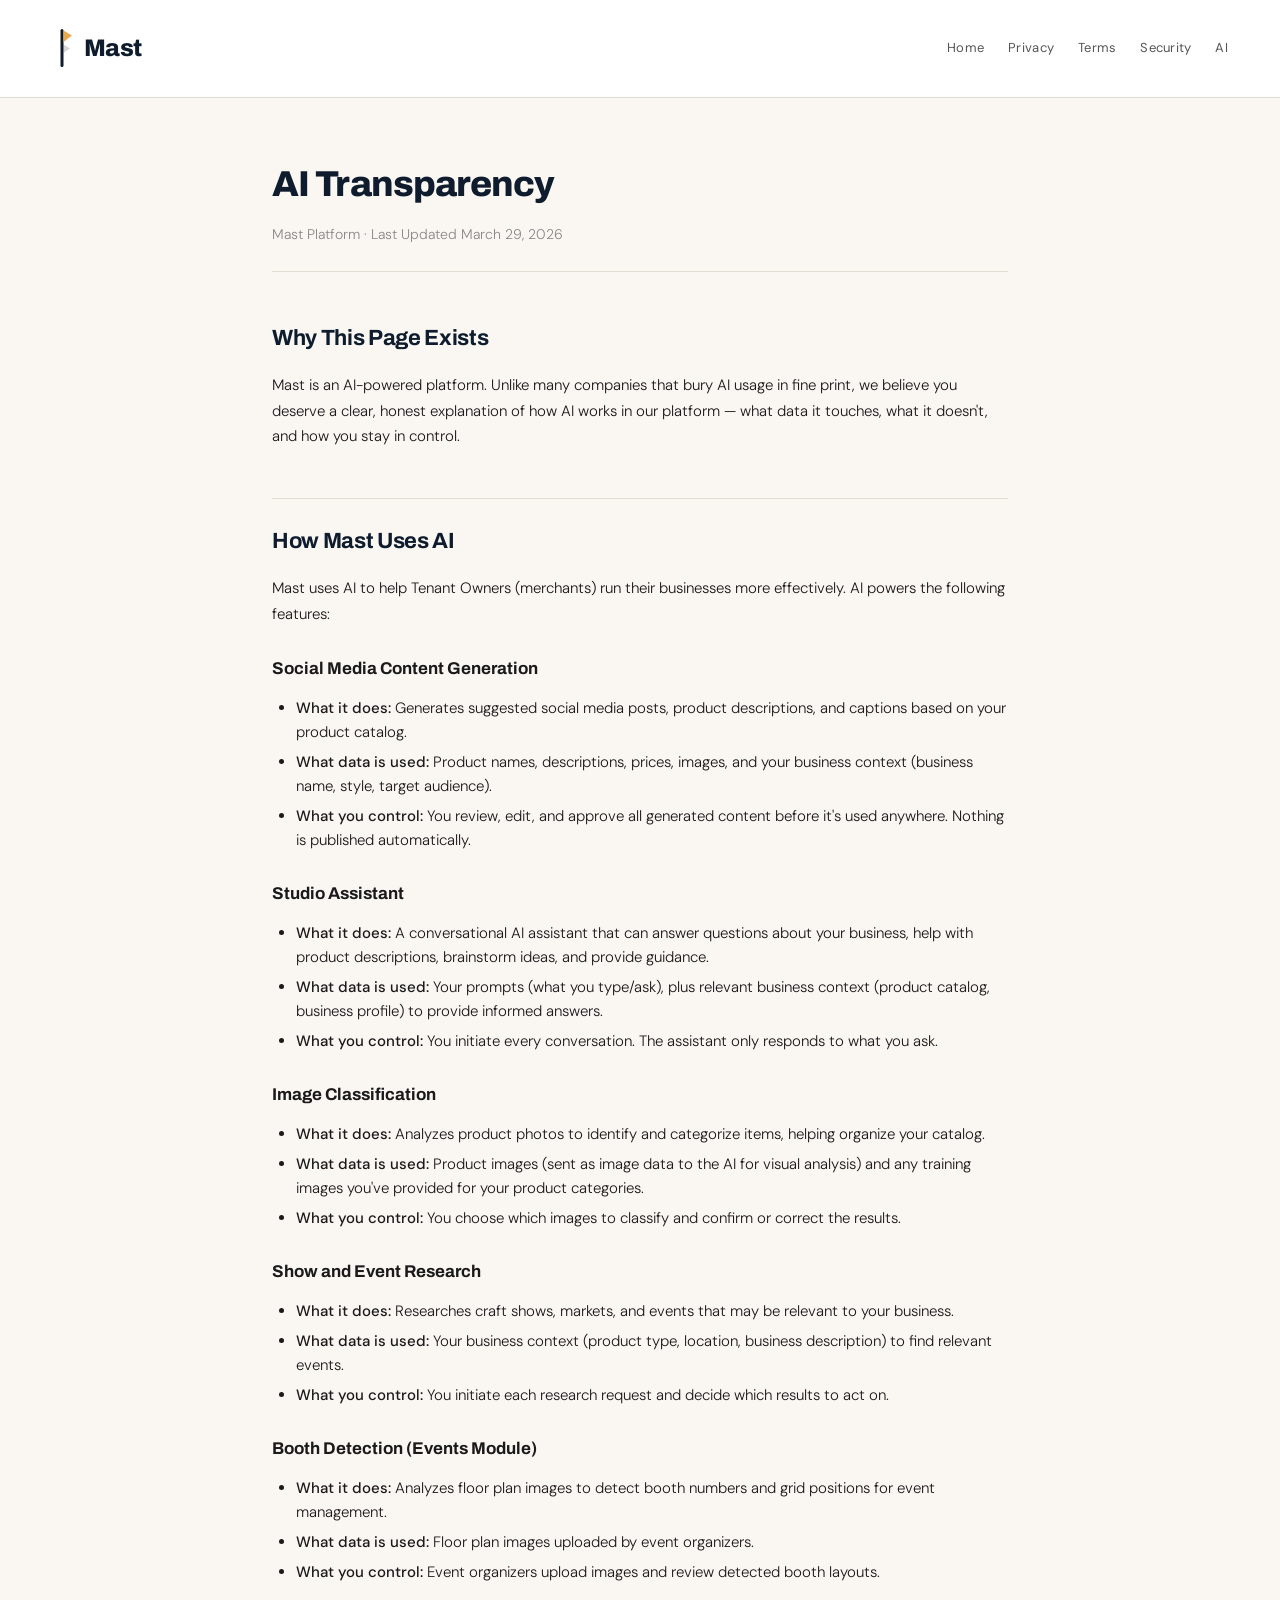
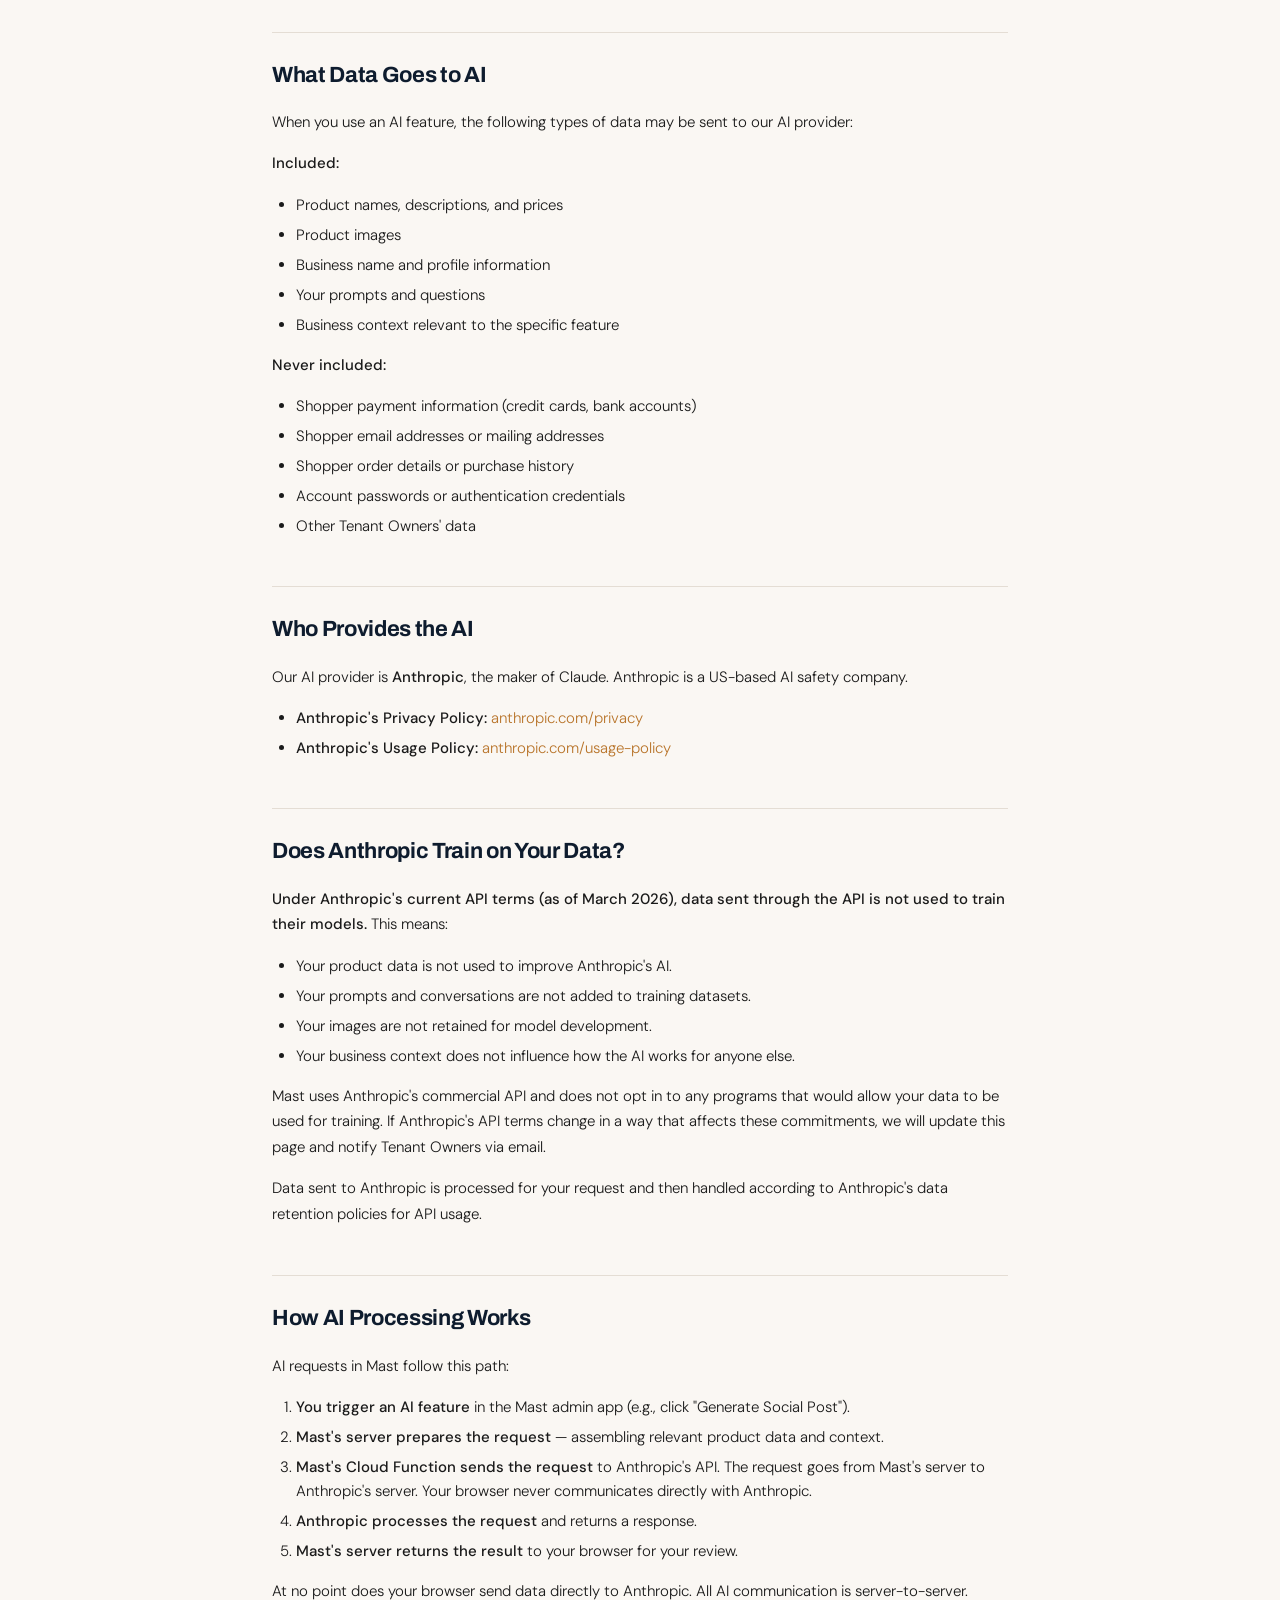
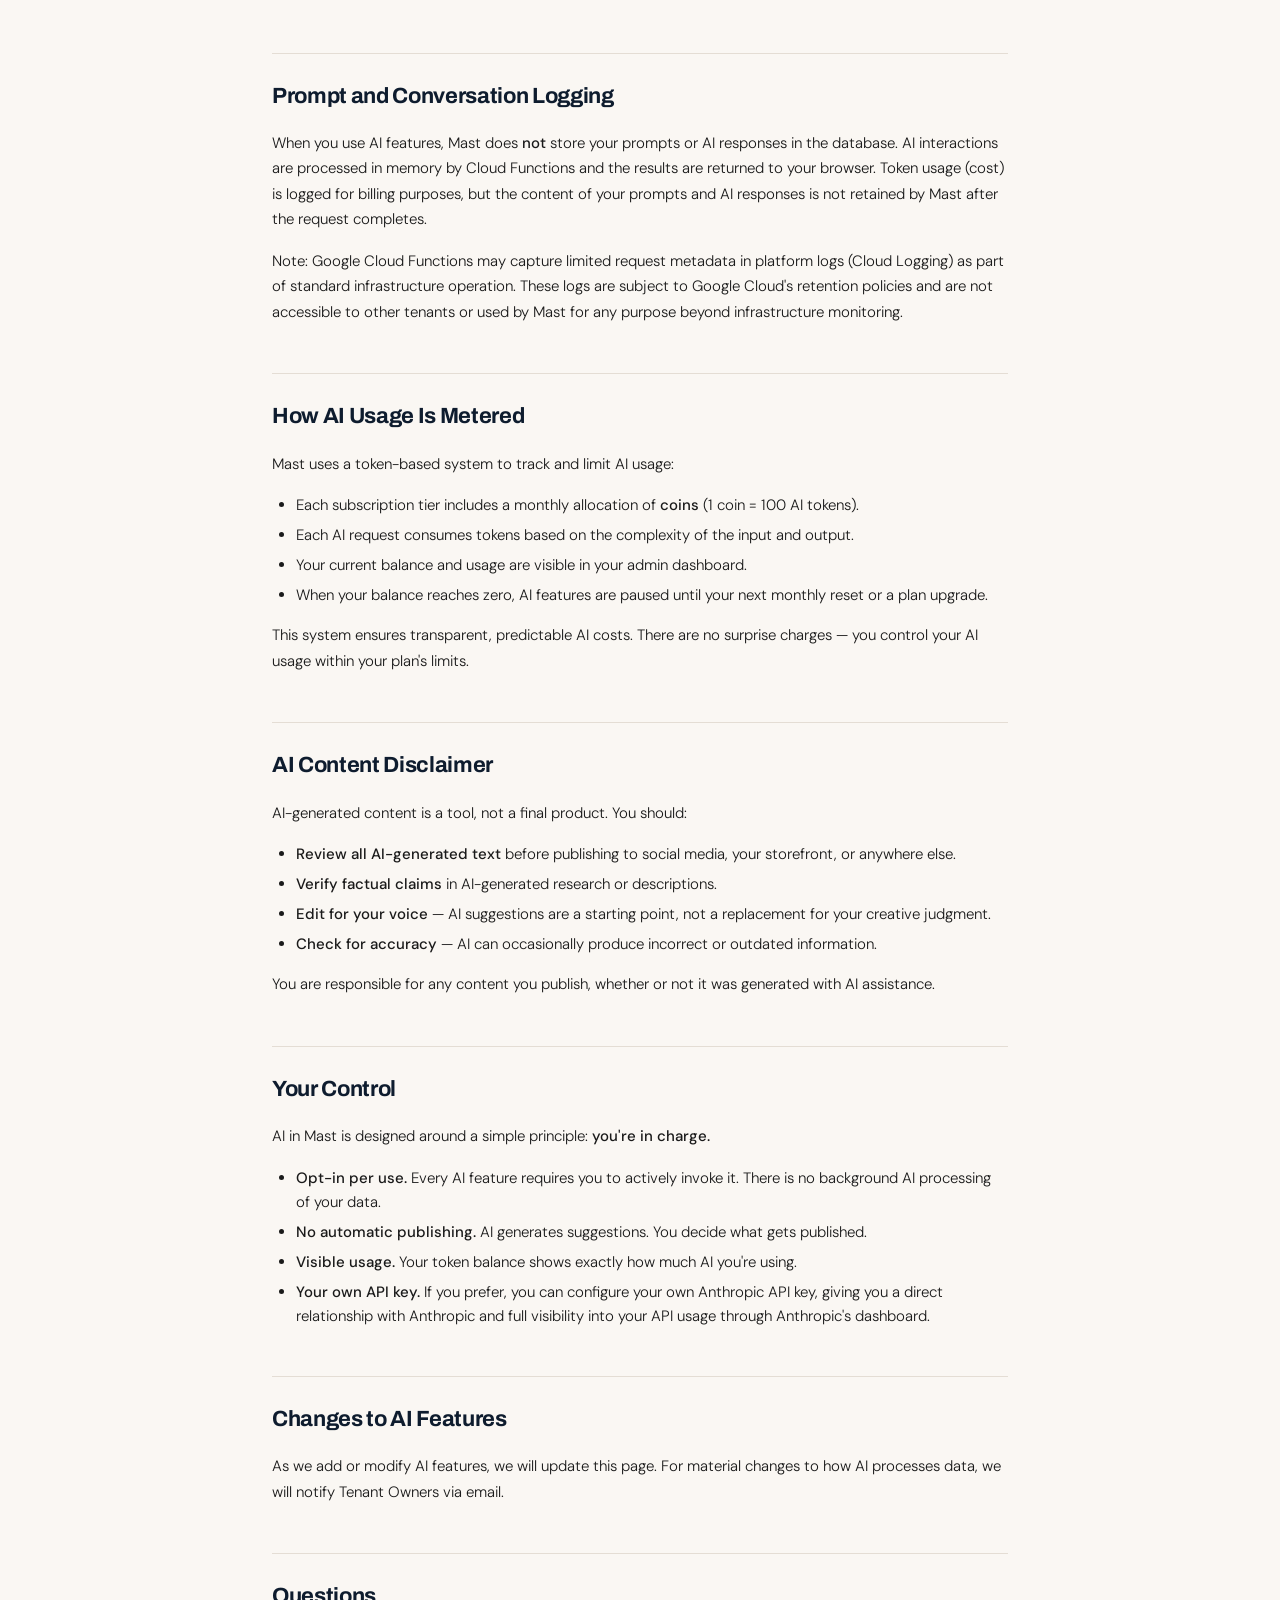
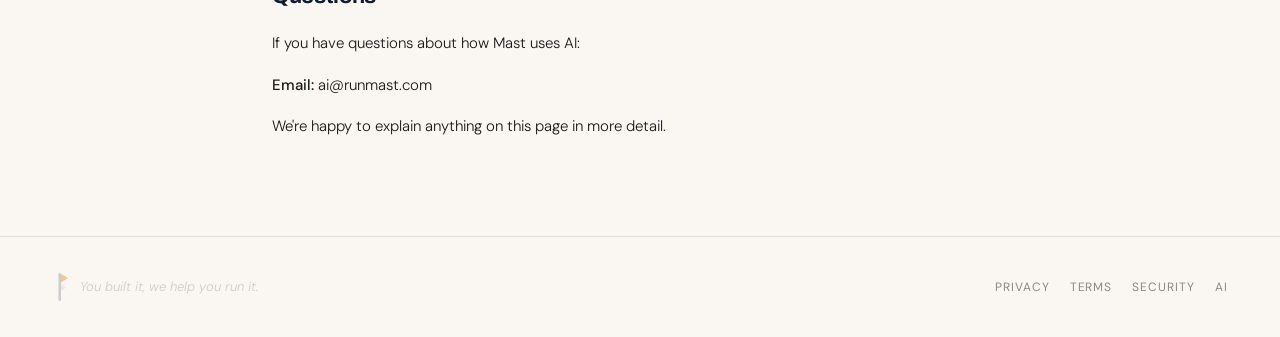
<file: ai.html>
<!DOCTYPE html>
<html lang="en">
<head>
<meta charset="UTF-8">
<meta name="viewport" content="width=device-width, initial-scale=1.0">
<title>AI Transparency — Mast Platform</title>
<meta name="description" content="How Mast uses AI. What data goes to AI, what doesn't, and how you stay in control.">
<link rel="icon" type="image/svg+xml" href="data:image/svg+xml,%3Csvg xmlns='http://www.w3.org/2000/svg' width='32' height='32' viewBox='0 0 32 32'%3E%3Crect x='13' y='2' width='4' height='28' rx='2' fill='%230e1c2e'/%3E%3Cpath d='M17 4 L28 10 L17 17Z' fill='%23e8a84c'/%3E%3Cpath d='M17 19 L25 23.5 L17 28Z' fill='%230e1c2e' opacity='0.2'/%3E%3C/svg%3E">
<link href="https://fonts.googleapis.com/css2?family=Archivo:wght@700;800&family=DM+Sans:wght@300;400;500&display=swap" rel="stylesheet">
<link rel="stylesheet" href="legal.css">
</head>
<body>

<nav>
  <a class="logo-lockup" href="/">
    <svg width="20" height="38" viewBox="0 0 20 38" fill="none">
      <rect x="8.5" y="0" width="3" height="38" rx="1.5" fill="#0e1c2e"/>
      <path d="M11.5 1.5 L20 6.5 L11.5 13 Z" fill="#e8a84c"/>
      <path d="M11.5 15.5 L18 19.5 L11.5 24 Z" fill="#0e1c2e" opacity="0.18"/>
    </svg>
    <span class="logo-wordmark">Mast</span>
  </a>
  <div class="nav-links">
    <a class="nav-link" href="/">Home</a>
    <a class="nav-link" href="/privacy">Privacy</a>
    <a class="nav-link" href="/terms">Terms</a>
    <a class="nav-link" href="/security">Security</a>
    <a class="nav-link" href="/ai">AI</a>
  </div>
</nav>

<main>

<h1>AI Transparency</h1>
<p class="meta">Mast Platform &middot; Last Updated March 29, 2026</p>

<h2 id="why">Why This Page Exists</h2>
<p>Mast is an AI-powered platform. Unlike many companies that bury AI usage in fine print, we believe you deserve a clear, honest explanation of how AI works in our platform — what data it touches, what it doesn't, and how you stay in control.</p>

<h2 id="how-uses-ai">How Mast Uses AI</h2>
<p>Mast uses AI to help Tenant Owners (merchants) run their businesses more effectively. AI powers the following features:</p>

<h3>Social Media Content Generation</h3>
<ul>
  <li><strong>What it does:</strong> Generates suggested social media posts, product descriptions, and captions based on your product catalog.</li>
  <li><strong>What data is used:</strong> Product names, descriptions, prices, images, and your business context (business name, style, target audience).</li>
  <li><strong>What you control:</strong> You review, edit, and approve all generated content before it's used anywhere. Nothing is published automatically.</li>
</ul>

<h3>Studio Assistant</h3>
<ul>
  <li><strong>What it does:</strong> A conversational AI assistant that can answer questions about your business, help with product descriptions, brainstorm ideas, and provide guidance.</li>
  <li><strong>What data is used:</strong> Your prompts (what you type/ask), plus relevant business context (product catalog, business profile) to provide informed answers.</li>
  <li><strong>What you control:</strong> You initiate every conversation. The assistant only responds to what you ask.</li>
</ul>

<h3>Image Classification</h3>
<ul>
  <li><strong>What it does:</strong> Analyzes product photos to identify and categorize items, helping organize your catalog.</li>
  <li><strong>What data is used:</strong> Product images (sent as image data to the AI for visual analysis) and any training images you've provided for your product categories.</li>
  <li><strong>What you control:</strong> You choose which images to classify and confirm or correct the results.</li>
</ul>

<h3>Show and Event Research</h3>
<ul>
  <li><strong>What it does:</strong> Researches craft shows, markets, and events that may be relevant to your business.</li>
  <li><strong>What data is used:</strong> Your business context (product type, location, business description) to find relevant events.</li>
  <li><strong>What you control:</strong> You initiate each research request and decide which results to act on.</li>
</ul>

<h3>Booth Detection (Events Module)</h3>
<ul>
  <li><strong>What it does:</strong> Analyzes floor plan images to detect booth numbers and grid positions for event management.</li>
  <li><strong>What data is used:</strong> Floor plan images uploaded by event organizers.</li>
  <li><strong>What you control:</strong> Event organizers upload images and review detected booth layouts.</li>
</ul>

<h2 id="data-to-ai">What Data Goes to AI</h2>
<p>When you use an AI feature, the following types of data may be sent to our AI provider:</p>
<p><strong>Included:</strong></p>
<ul>
  <li>Product names, descriptions, and prices</li>
  <li>Product images</li>
  <li>Business name and profile information</li>
  <li>Your prompts and questions</li>
  <li>Business context relevant to the specific feature</li>
</ul>
<p><strong>Never included:</strong></p>
<ul>
  <li>Shopper payment information (credit cards, bank accounts)</li>
  <li>Shopper email addresses or mailing addresses</li>
  <li>Shopper order details or purchase history</li>
  <li>Account passwords or authentication credentials</li>
  <li>Other Tenant Owners' data</li>
</ul>

<h2 id="provider">Who Provides the AI</h2>
<p>Our AI provider is <strong>Anthropic</strong>, the maker of Claude. Anthropic is a US-based AI safety company.</p>
<ul>
  <li><strong>Anthropic's Privacy Policy:</strong> <a href="https://www.anthropic.com/privacy" target="_blank" rel="noopener">anthropic.com/privacy</a></li>
  <li><strong>Anthropic's Usage Policy:</strong> <a href="https://www.anthropic.com/usage-policy" target="_blank" rel="noopener">anthropic.com/usage-policy</a></li>
</ul>

<h2 id="training">Does Anthropic Train on Your Data?</h2>
<p><strong>Under Anthropic's current API terms (as of March 2026), data sent through the API is not used to train their models.</strong> This means:</p>
<ul>
  <li>Your product data is not used to improve Anthropic's AI.</li>
  <li>Your prompts and conversations are not added to training datasets.</li>
  <li>Your images are not retained for model development.</li>
  <li>Your business context does not influence how the AI works for anyone else.</li>
</ul>
<p>Mast uses Anthropic's commercial API and does not opt in to any programs that would allow your data to be used for training. If Anthropic's API terms change in a way that affects these commitments, we will update this page and notify Tenant Owners via email.</p>
<p>Data sent to Anthropic is processed for your request and then handled according to Anthropic's data retention policies for API usage.</p>

<h2 id="how-processing">How AI Processing Works</h2>
<p>AI requests in Mast follow this path:</p>
<ol>
  <li><strong>You trigger an AI feature</strong> in the Mast admin app (e.g., click "Generate Social Post").</li>
  <li><strong>Mast's server prepares the request</strong> — assembling relevant product data and context.</li>
  <li><strong>Mast's Cloud Function sends the request</strong> to Anthropic's API. The request goes from Mast's server to Anthropic's server. Your browser never communicates directly with Anthropic.</li>
  <li><strong>Anthropic processes the request</strong> and returns a response.</li>
  <li><strong>Mast's server returns the result</strong> to your browser for your review.</li>
</ol>
<p>At no point does your browser send data directly to Anthropic. All AI communication is server-to-server.</p>

<h2 id="logging">Prompt and Conversation Logging</h2>
<p>When you use AI features, Mast does <strong>not</strong> store your prompts or AI responses in the database. AI interactions are processed in memory by Cloud Functions and the results are returned to your browser. Token usage (cost) is logged for billing purposes, but the content of your prompts and AI responses is not retained by Mast after the request completes.</p>
<p>Note: Google Cloud Functions may capture limited request metadata in platform logs (Cloud Logging) as part of standard infrastructure operation. These logs are subject to Google Cloud's retention policies and are not accessible to other tenants or used by Mast for any purpose beyond infrastructure monitoring.</p>

<h2 id="metering">How AI Usage Is Metered</h2>
<p>Mast uses a token-based system to track and limit AI usage:</p>
<ul>
  <li>Each subscription tier includes a monthly allocation of <strong>coins</strong> (1 coin = 100 AI tokens).</li>
  <li>Each AI request consumes tokens based on the complexity of the input and output.</li>
  <li>Your current balance and usage are visible in your admin dashboard.</li>
  <li>When your balance reaches zero, AI features are paused until your next monthly reset or a plan upgrade.</li>
</ul>
<p>This system ensures transparent, predictable AI costs. There are no surprise charges — you control your AI usage within your plan's limits.</p>

<h2 id="disclaimer">AI Content Disclaimer</h2>
<p>AI-generated content is a tool, not a final product. You should:</p>
<ul>
  <li><strong>Review all AI-generated text</strong> before publishing to social media, your storefront, or anywhere else.</li>
  <li><strong>Verify factual claims</strong> in AI-generated research or descriptions.</li>
  <li><strong>Edit for your voice</strong> — AI suggestions are a starting point, not a replacement for your creative judgment.</li>
  <li><strong>Check for accuracy</strong> — AI can occasionally produce incorrect or outdated information.</li>
</ul>
<p>You are responsible for any content you publish, whether or not it was generated with AI assistance.</p>

<h2 id="your-control">Your Control</h2>
<p>AI in Mast is designed around a simple principle: <strong>you're in charge.</strong></p>
<ul>
  <li><strong>Opt-in per use.</strong> Every AI feature requires you to actively invoke it. There is no background AI processing of your data.</li>
  <li><strong>No automatic publishing.</strong> AI generates suggestions. You decide what gets published.</li>
  <li><strong>Visible usage.</strong> Your token balance shows exactly how much AI you're using.</li>
  <li><strong>Your own API key.</strong> If you prefer, you can configure your own Anthropic API key, giving you a direct relationship with Anthropic and full visibility into your API usage through Anthropic's dashboard.</li>
</ul>

<h2 id="changes">Changes to AI Features</h2>
<p>As we add or modify AI features, we will update this page. For material changes to how AI processes data, we will notify Tenant Owners via email.</p>

<h2 id="questions">Questions</h2>
<p>If you have questions about how Mast uses AI:</p>
<p><strong>Email:</strong> ai@runmast.com</p>
<p>We're happy to explain anything on this page in more detail.</p>

</main>

<footer>
  <div class="footer-left">
    <svg width="16" height="28" viewBox="0 0 16 28" fill="none">
      <rect x="6.5" y="0" width="2.5" height="28" rx="1.25" fill="#ccc"/>
      <path d="M9 1 L16 5 L9 9.5 Z" fill="#e8a84c" opacity="0.6"/>
      <path d="M9 11 L14.5 14.5 L9 18 Z" fill="#ccc" opacity="0.3"/>
    </svg>
    <span class="footer-tagline">You built it, we help you run it.</span>
  </div>
  <div class="footer-legal-links">
    <a href="/privacy">Privacy</a>
    <a href="/terms">Terms</a>
    <a href="/security">Security</a>
    <a href="/ai">AI</a>
  </div>
</footer>

</body>
</html>
</file>
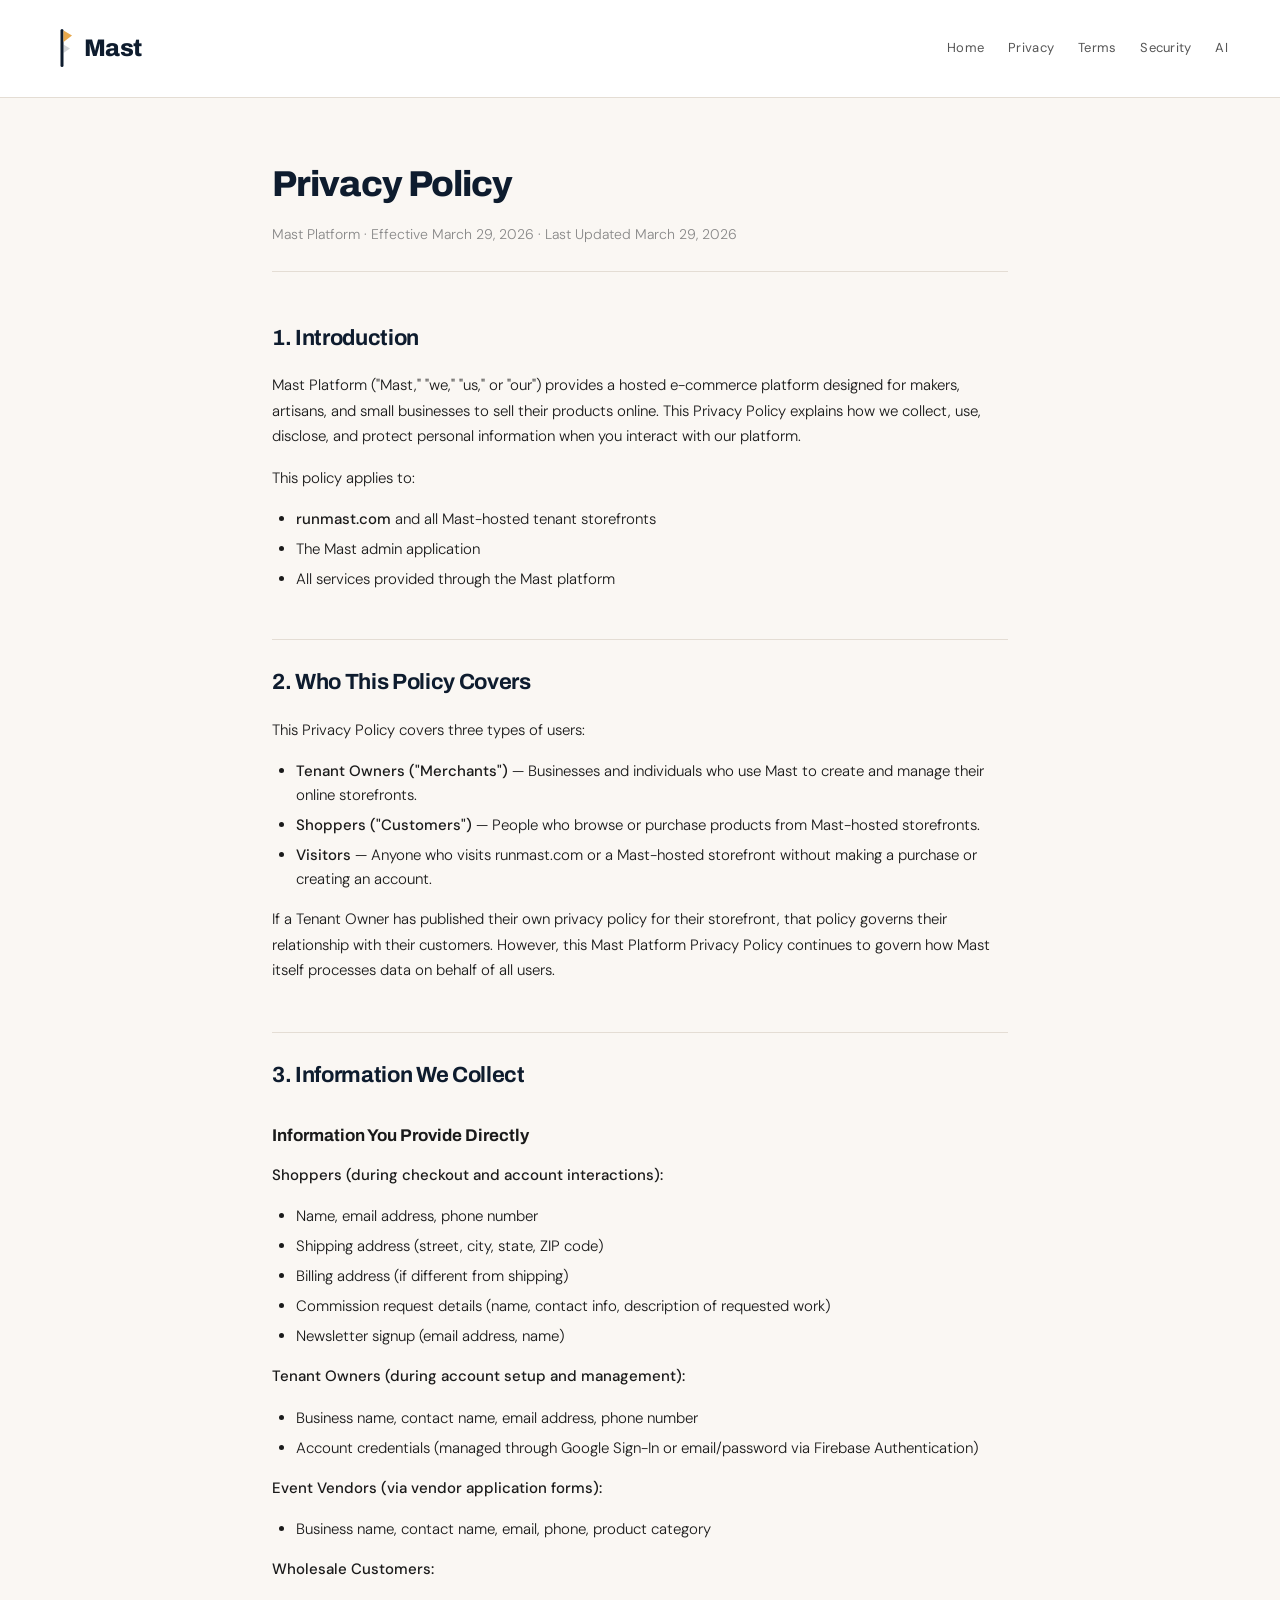
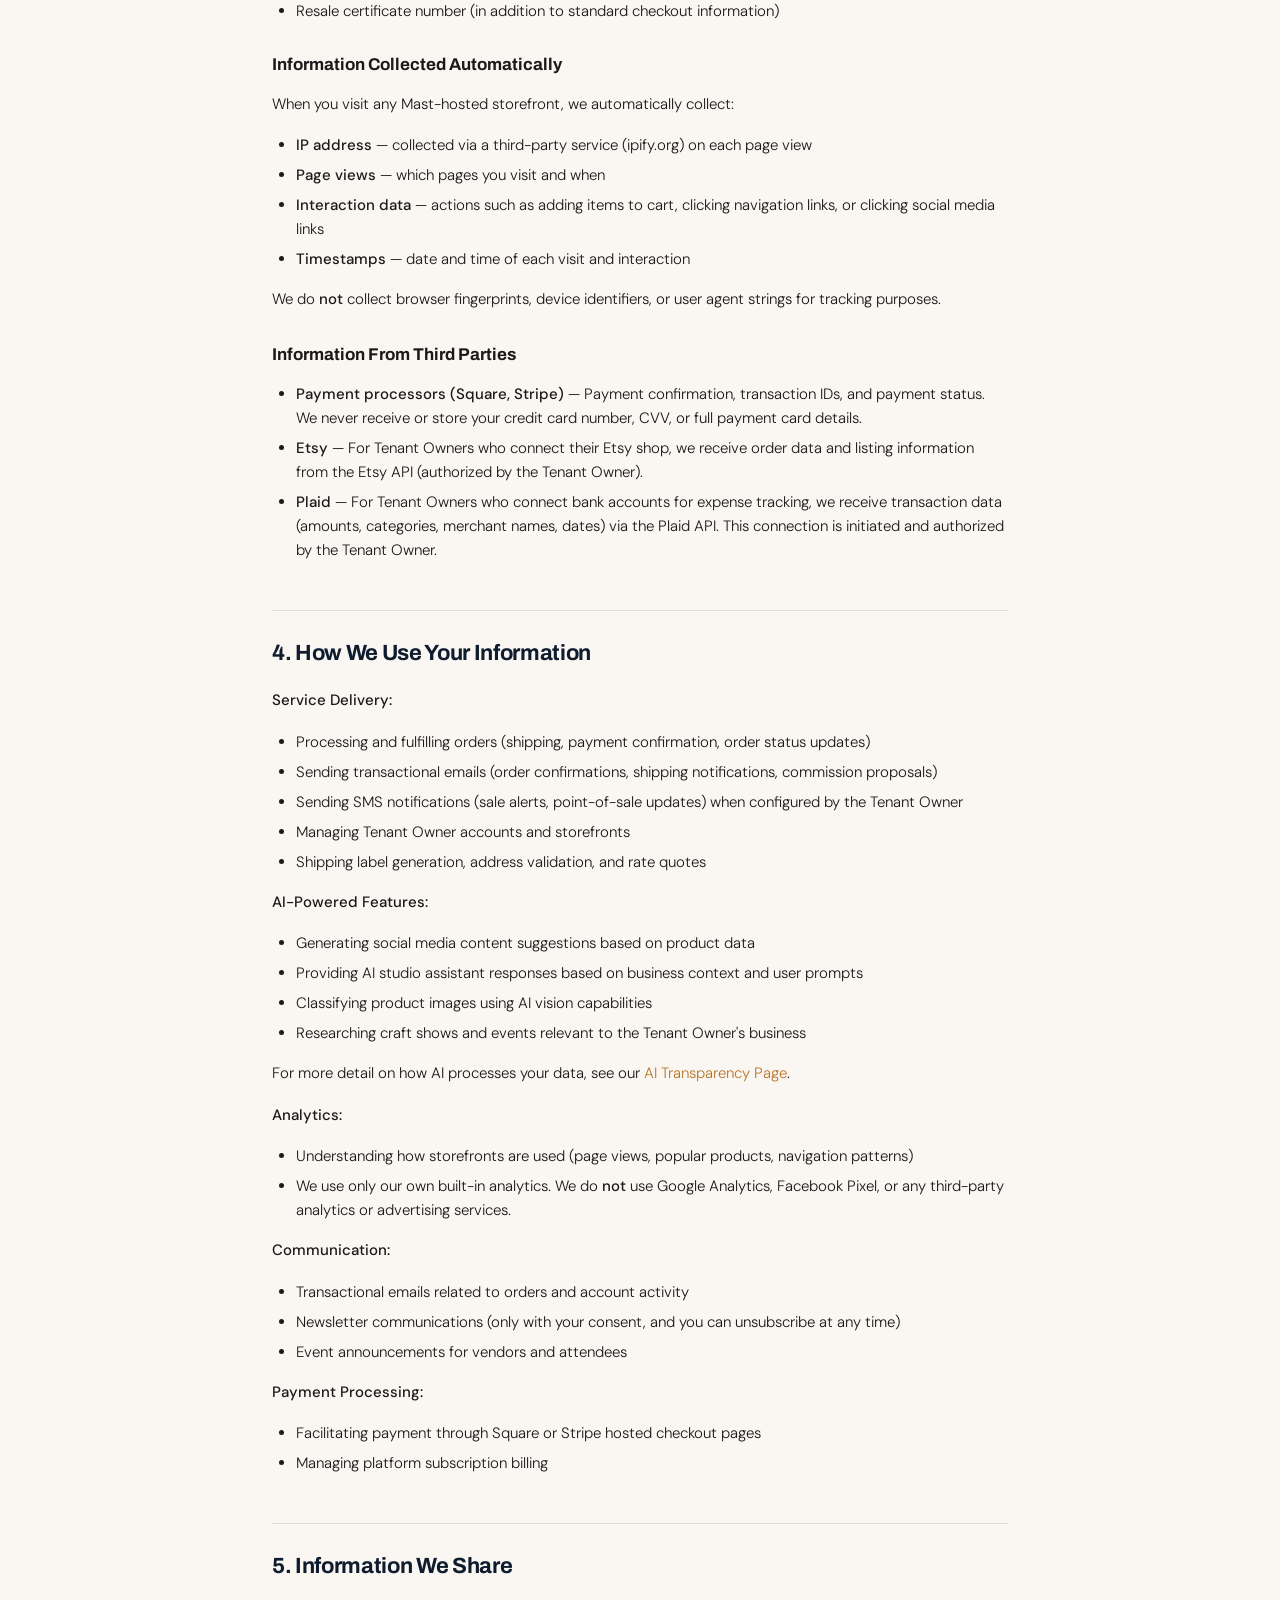
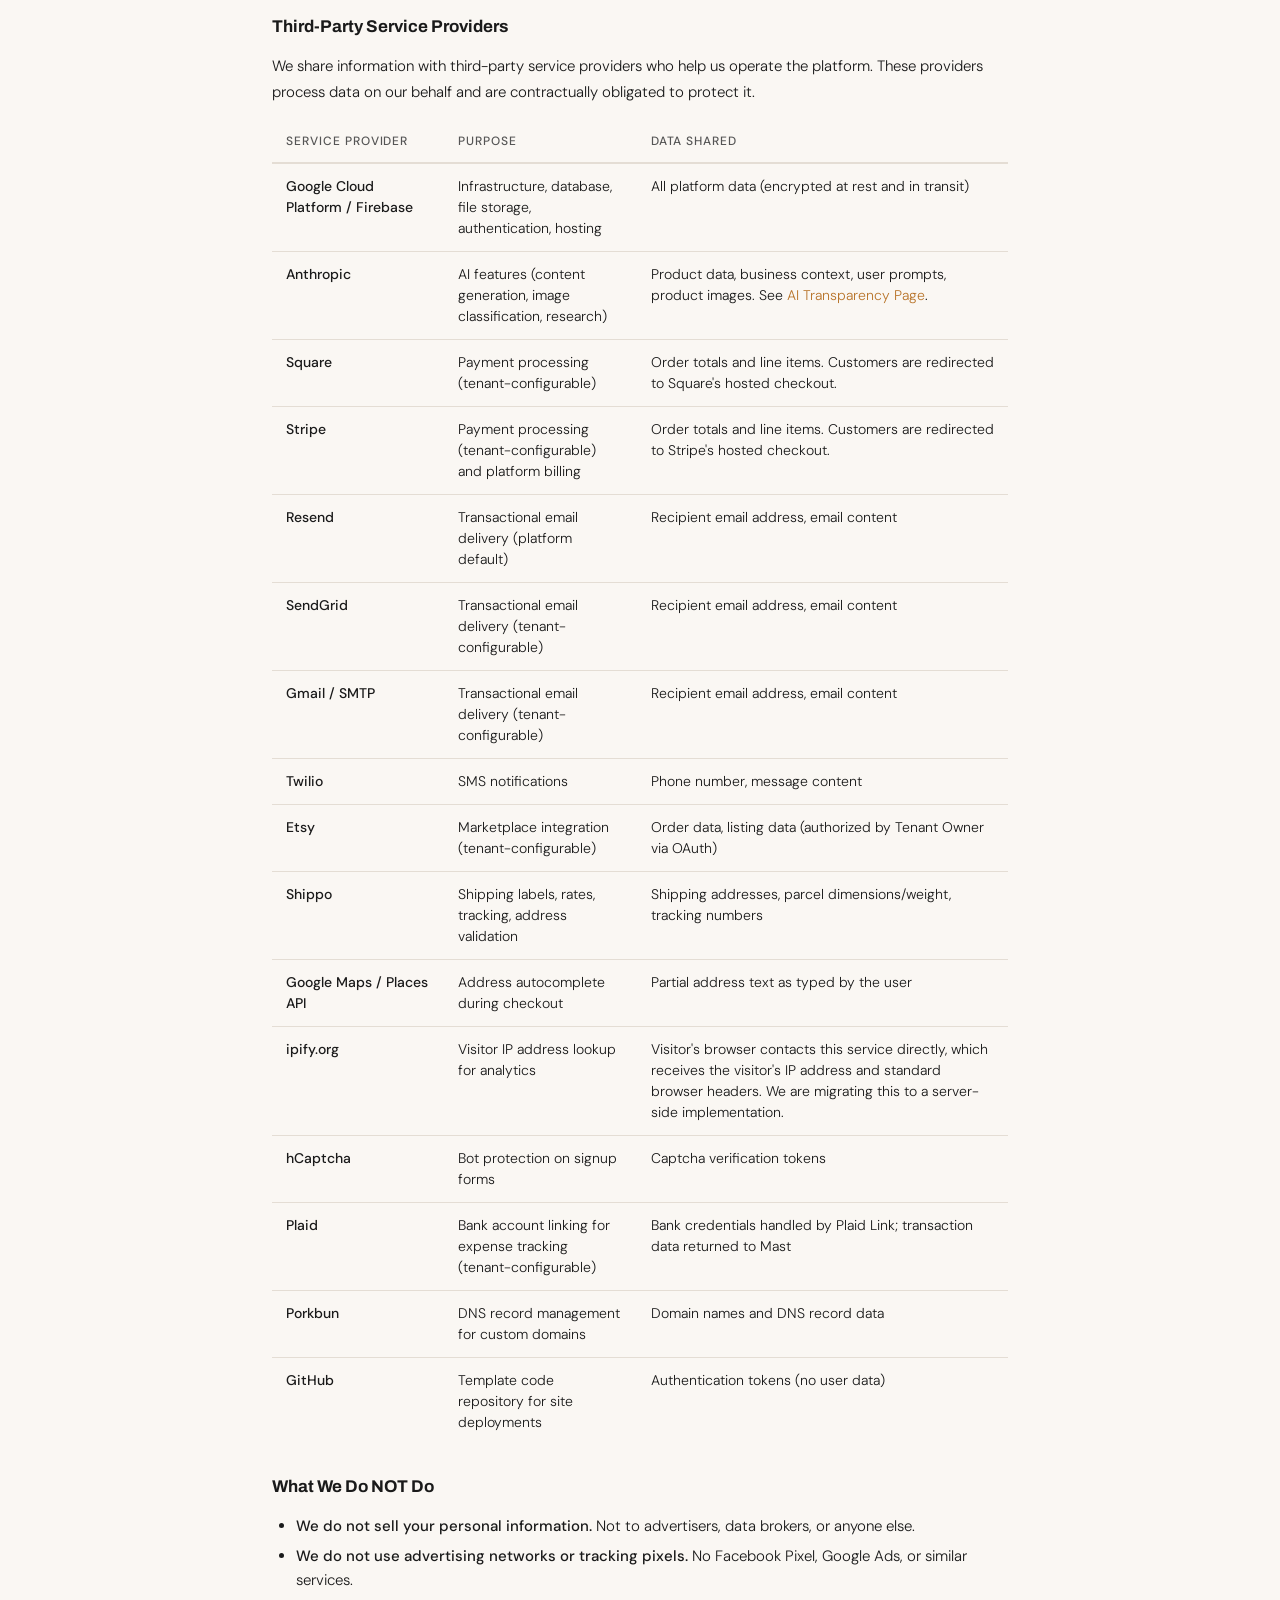
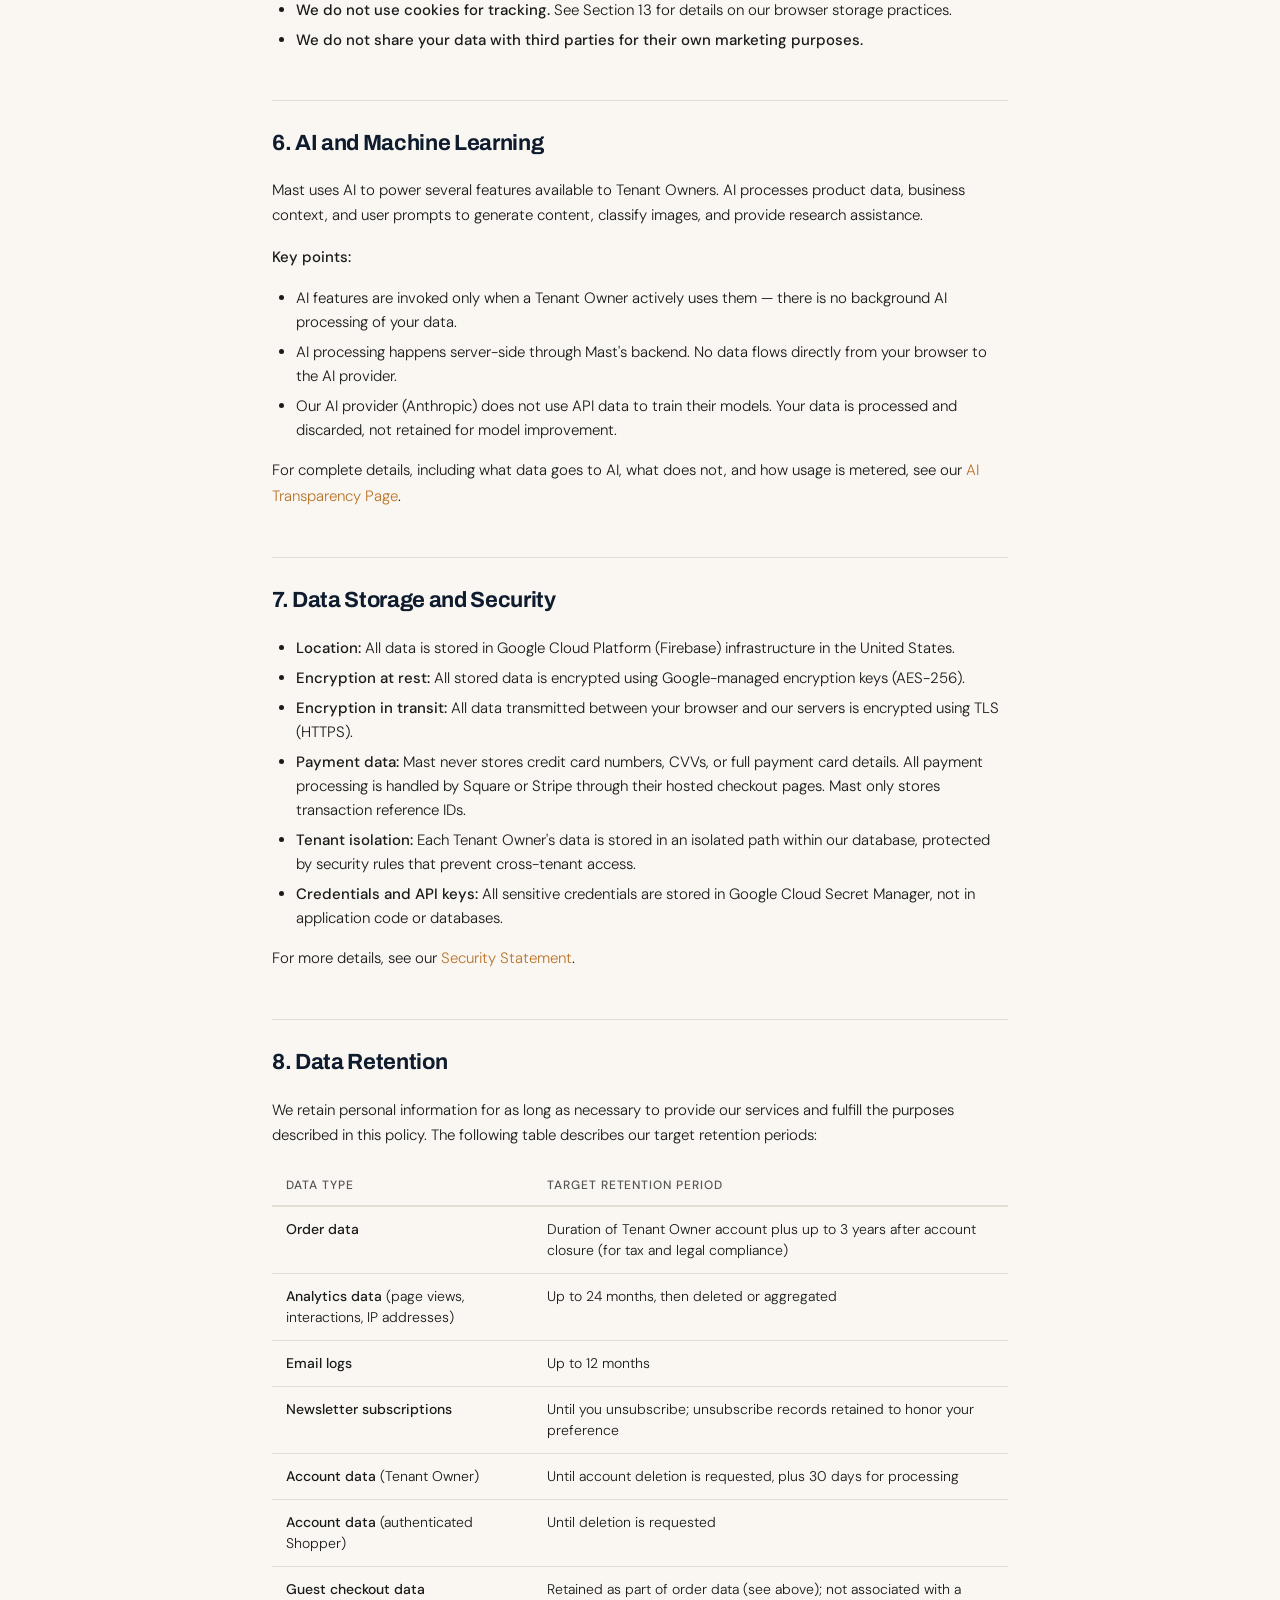
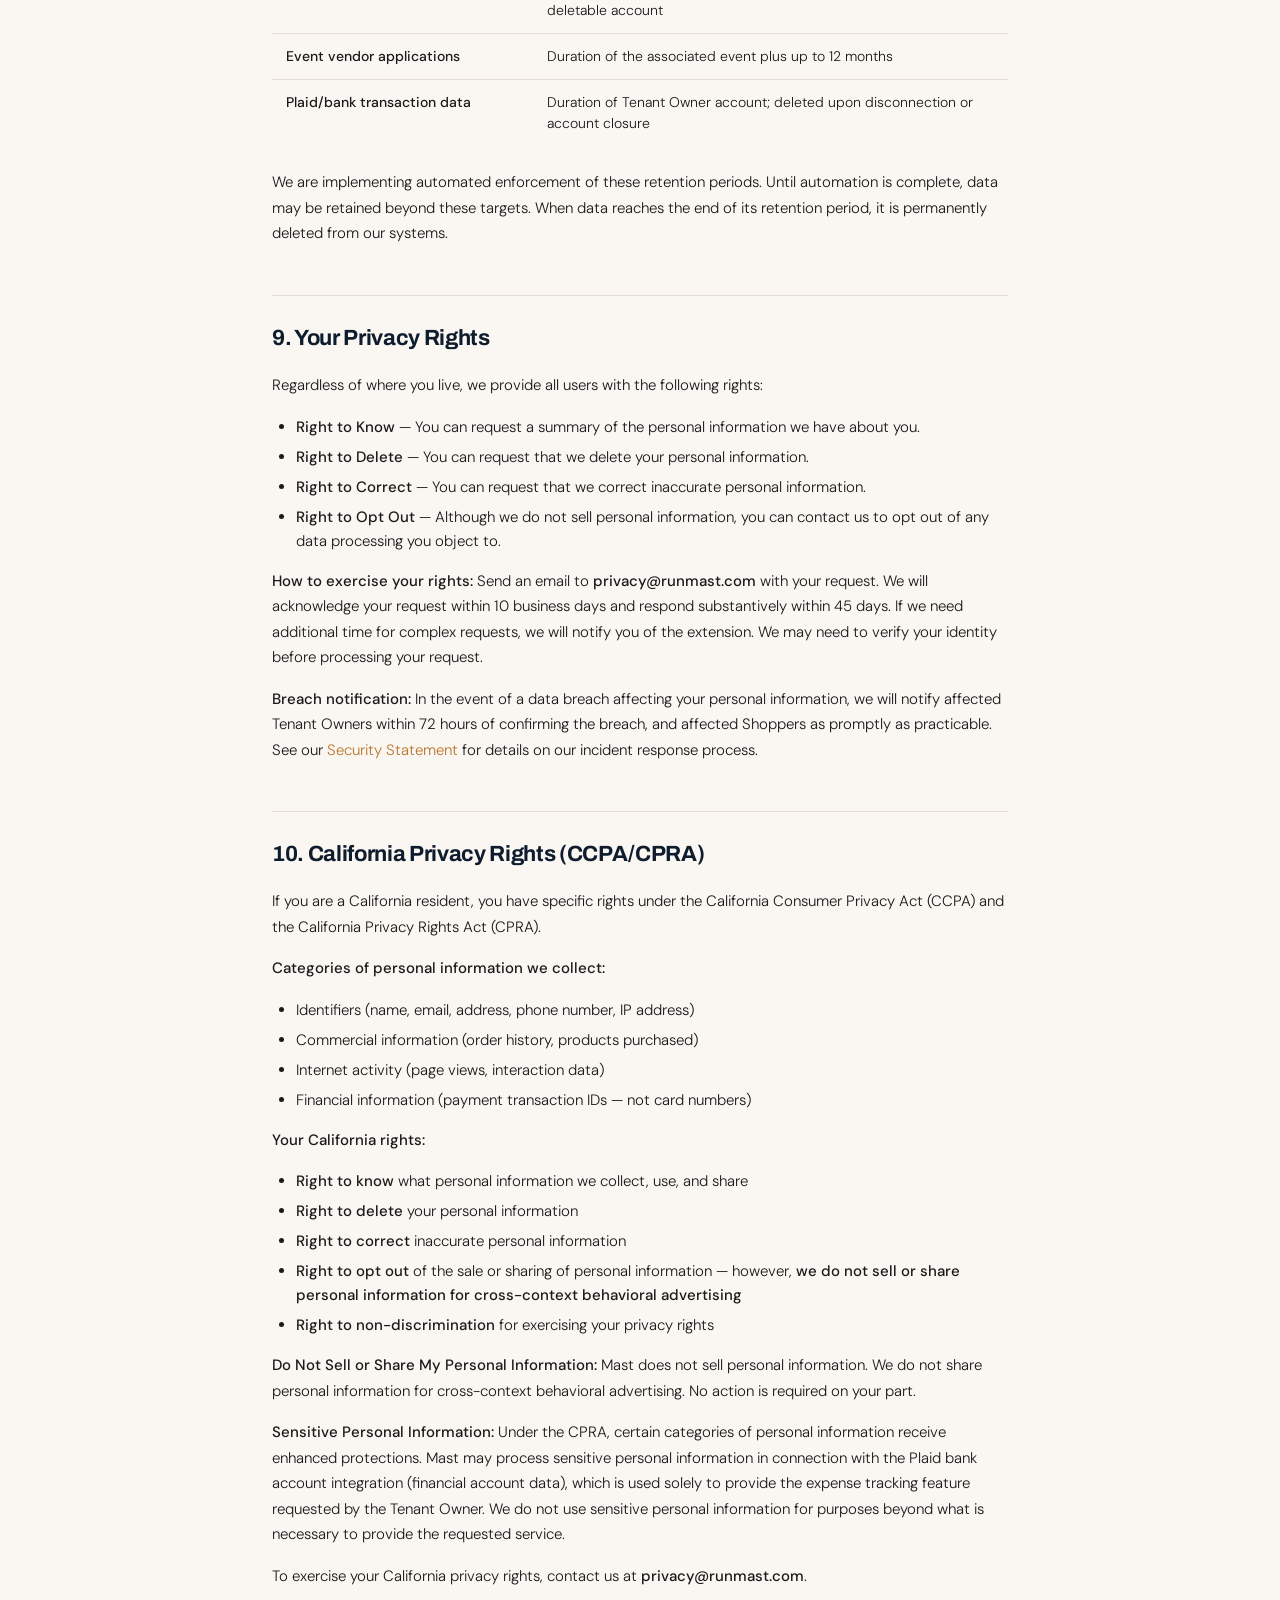
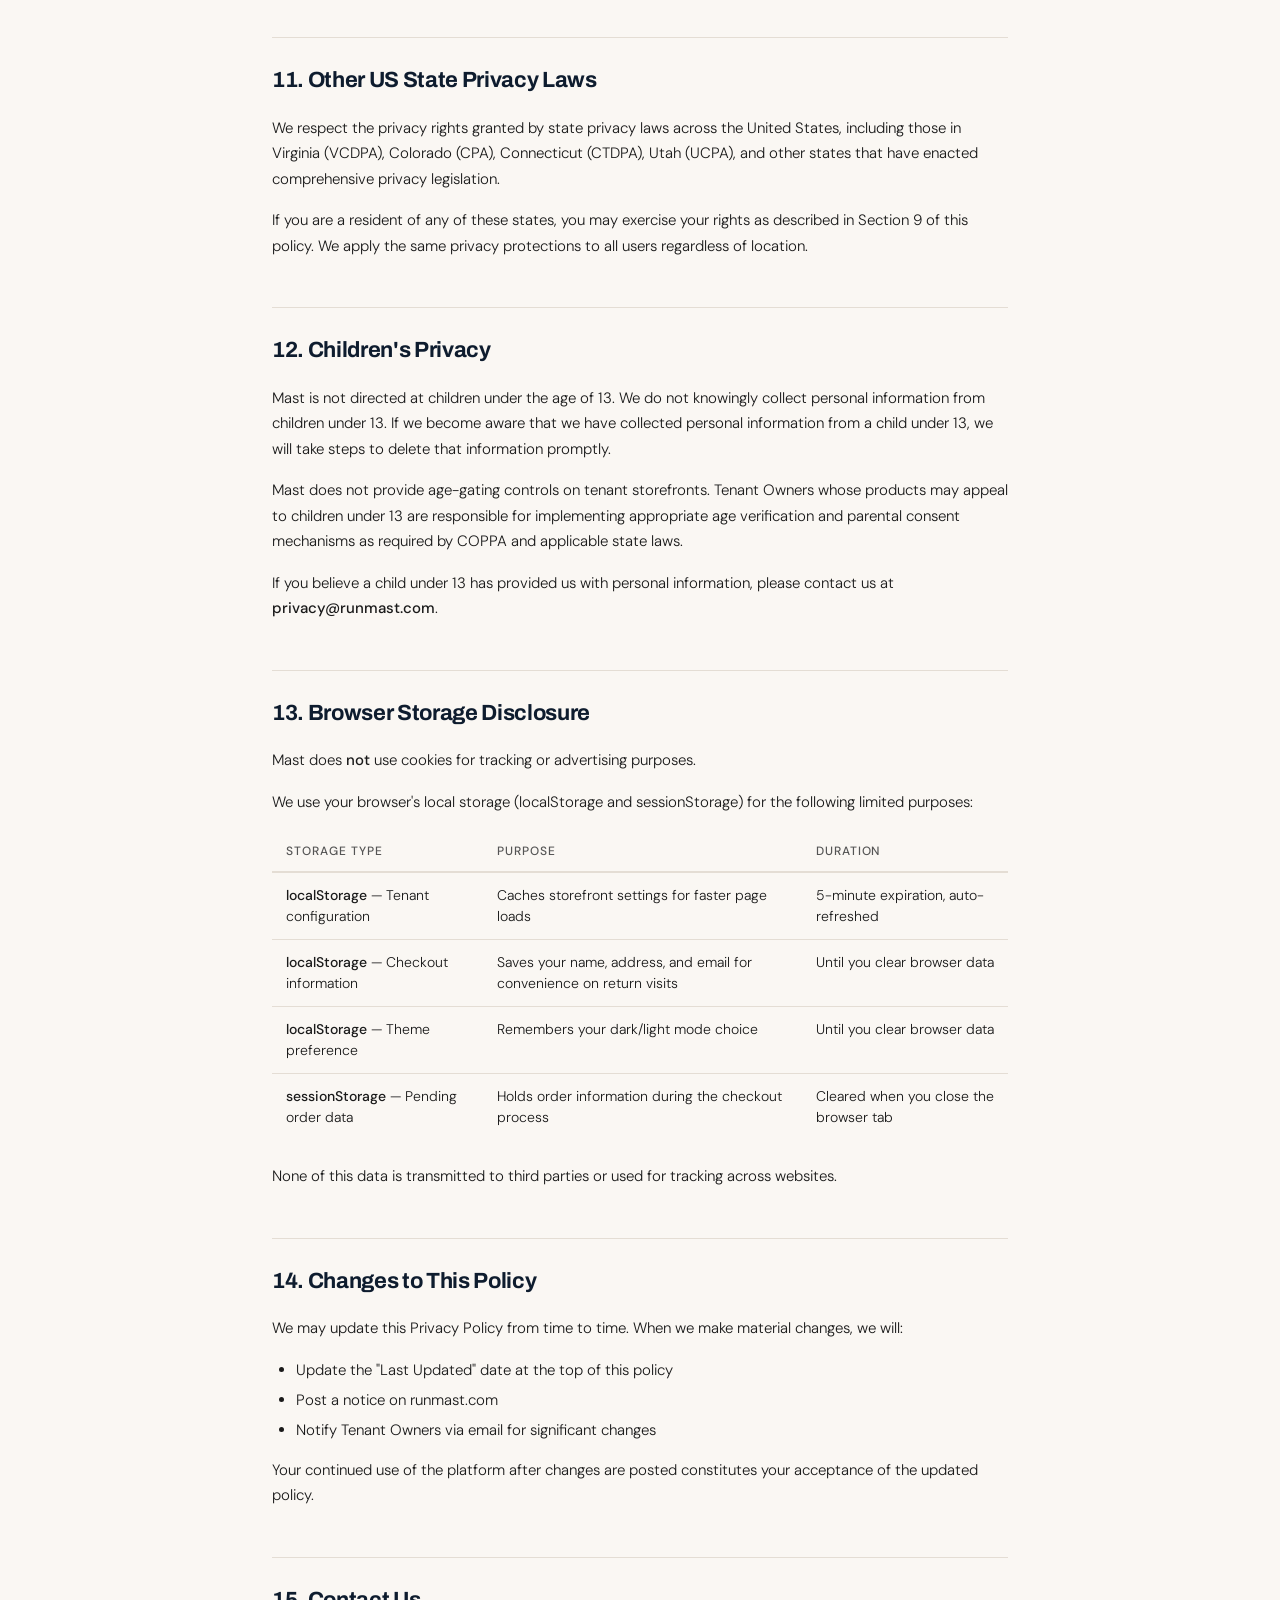
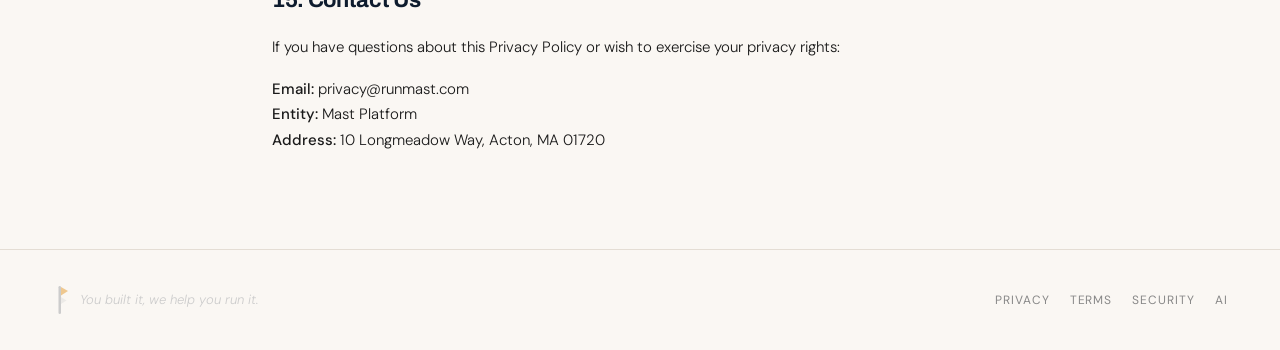
<file: privacy.html>
<!DOCTYPE html>
<html lang="en">
<head>
<meta charset="UTF-8">
<meta name="viewport" content="width=device-width, initial-scale=1.0">
<title>Privacy Policy — Mast Platform</title>
<meta name="description" content="Mast Platform Privacy Policy. How we collect, use, and protect your personal information.">
<link rel="icon" type="image/svg+xml" href="data:image/svg+xml,%3Csvg xmlns='http://www.w3.org/2000/svg' width='32' height='32' viewBox='0 0 32 32'%3E%3Crect x='13' y='2' width='4' height='28' rx='2' fill='%230e1c2e'/%3E%3Cpath d='M17 4 L28 10 L17 17Z' fill='%23e8a84c'/%3E%3Cpath d='M17 19 L25 23.5 L17 28Z' fill='%230e1c2e' opacity='0.2'/%3E%3C/svg%3E">
<link href="https://fonts.googleapis.com/css2?family=Archivo:wght@700;800&family=DM+Sans:wght@300;400;500&display=swap" rel="stylesheet">
<link rel="stylesheet" href="legal.css">
</head>
<body>

<nav>
  <a class="logo-lockup" href="/">
    <svg width="20" height="38" viewBox="0 0 20 38" fill="none">
      <rect x="8.5" y="0" width="3" height="38" rx="1.5" fill="#0e1c2e"/>
      <path d="M11.5 1.5 L20 6.5 L11.5 13 Z" fill="#e8a84c"/>
      <path d="M11.5 15.5 L18 19.5 L11.5 24 Z" fill="#0e1c2e" opacity="0.18"/>
    </svg>
    <span class="logo-wordmark">Mast</span>
  </a>
  <div class="nav-links">
    <a class="nav-link" href="/">Home</a>
    <a class="nav-link" href="/privacy">Privacy</a>
    <a class="nav-link" href="/terms">Terms</a>
    <a class="nav-link" href="/security">Security</a>
    <a class="nav-link" href="/ai">AI</a>
  </div>
</nav>

<main>

<h1>Privacy Policy</h1>
<p class="meta">Mast Platform &middot; Effective March 29, 2026 &middot; Last Updated March 29, 2026</p>

<h2 id="introduction">1. Introduction</h2>
<p>Mast Platform ("Mast," "we," "us," or "our") provides a hosted e-commerce platform designed for makers, artisans, and small businesses to sell their products online. This Privacy Policy explains how we collect, use, disclose, and protect personal information when you interact with our platform.</p>
<p>This policy applies to:</p>
<ul>
  <li><strong>runmast.com</strong> and all Mast-hosted tenant storefronts</li>
  <li>The Mast admin application</li>
  <li>All services provided through the Mast platform</li>
</ul>

<h2 id="who-covered">2. Who This Policy Covers</h2>
<p>This Privacy Policy covers three types of users:</p>
<ul>
  <li><strong>Tenant Owners ("Merchants")</strong> — Businesses and individuals who use Mast to create and manage their online storefronts.</li>
  <li><strong>Shoppers ("Customers")</strong> — People who browse or purchase products from Mast-hosted storefronts.</li>
  <li><strong>Visitors</strong> — Anyone who visits runmast.com or a Mast-hosted storefront without making a purchase or creating an account.</li>
</ul>
<p>If a Tenant Owner has published their own privacy policy for their storefront, that policy governs their relationship with their customers. However, this Mast Platform Privacy Policy continues to govern how Mast itself processes data on behalf of all users.</p>

<h2 id="info-collect">3. Information We Collect</h2>

<h3>Information You Provide Directly</h3>
<p><strong>Shoppers (during checkout and account interactions):</strong></p>
<ul>
  <li>Name, email address, phone number</li>
  <li>Shipping address (street, city, state, ZIP code)</li>
  <li>Billing address (if different from shipping)</li>
  <li>Commission request details (name, contact info, description of requested work)</li>
  <li>Newsletter signup (email address, name)</li>
</ul>
<p><strong>Tenant Owners (during account setup and management):</strong></p>
<ul>
  <li>Business name, contact name, email address, phone number</li>
  <li>Account credentials (managed through Google Sign-In or email/password via Firebase Authentication)</li>
</ul>
<p><strong>Event Vendors (via vendor application forms):</strong></p>
<ul>
  <li>Business name, contact name, email, phone, product category</li>
</ul>
<p><strong>Wholesale Customers:</strong></p>
<ul>
  <li>Resale certificate number (in addition to standard checkout information)</li>
</ul>

<h3>Information Collected Automatically</h3>
<p>When you visit any Mast-hosted storefront, we automatically collect:</p>
<ul>
  <li><strong>IP address</strong> — collected via a third-party service (ipify.org) on each page view</li>
  <li><strong>Page views</strong> — which pages you visit and when</li>
  <li><strong>Interaction data</strong> — actions such as adding items to cart, clicking navigation links, or clicking social media links</li>
  <li><strong>Timestamps</strong> — date and time of each visit and interaction</li>
</ul>
<p>We do <strong>not</strong> collect browser fingerprints, device identifiers, or user agent strings for tracking purposes.</p>

<h3>Information From Third Parties</h3>
<ul>
  <li><strong>Payment processors (Square, Stripe)</strong> — Payment confirmation, transaction IDs, and payment status. We never receive or store your credit card number, CVV, or full payment card details.</li>
  <li><strong>Etsy</strong> — For Tenant Owners who connect their Etsy shop, we receive order data and listing information from the Etsy API (authorized by the Tenant Owner).</li>
  <li><strong>Plaid</strong> — For Tenant Owners who connect bank accounts for expense tracking, we receive transaction data (amounts, categories, merchant names, dates) via the Plaid API. This connection is initiated and authorized by the Tenant Owner.</li>
</ul>

<h2 id="how-use">4. How We Use Your Information</h2>
<p><strong>Service Delivery:</strong></p>
<ul>
  <li>Processing and fulfilling orders (shipping, payment confirmation, order status updates)</li>
  <li>Sending transactional emails (order confirmations, shipping notifications, commission proposals)</li>
  <li>Sending SMS notifications (sale alerts, point-of-sale updates) when configured by the Tenant Owner</li>
  <li>Managing Tenant Owner accounts and storefronts</li>
  <li>Shipping label generation, address validation, and rate quotes</li>
</ul>
<p><strong>AI-Powered Features:</strong></p>
<ul>
  <li>Generating social media content suggestions based on product data</li>
  <li>Providing AI studio assistant responses based on business context and user prompts</li>
  <li>Classifying product images using AI vision capabilities</li>
  <li>Researching craft shows and events relevant to the Tenant Owner's business</li>
</ul>
<p>For more detail on how AI processes your data, see our <a href="/ai">AI Transparency Page</a>.</p>
<p><strong>Analytics:</strong></p>
<ul>
  <li>Understanding how storefronts are used (page views, popular products, navigation patterns)</li>
  <li>We use only our own built-in analytics. We do <strong>not</strong> use Google Analytics, Facebook Pixel, or any third-party analytics or advertising services.</li>
</ul>
<p><strong>Communication:</strong></p>
<ul>
  <li>Transactional emails related to orders and account activity</li>
  <li>Newsletter communications (only with your consent, and you can unsubscribe at any time)</li>
  <li>Event announcements for vendors and attendees</li>
</ul>
<p><strong>Payment Processing:</strong></p>
<ul>
  <li>Facilitating payment through Square or Stripe hosted checkout pages</li>
  <li>Managing platform subscription billing</li>
</ul>

<h2 id="info-share">5. Information We Share</h2>

<h3>Third-Party Service Providers</h3>
<p>We share information with third-party service providers who help us operate the platform. These providers process data on our behalf and are contractually obligated to protect it.</p>

<div class="table-wrap">
<table>
  <thead><tr><th>Service Provider</th><th>Purpose</th><th>Data Shared</th></tr></thead>
  <tbody>
    <tr><td><strong>Google Cloud Platform / Firebase</strong></td><td>Infrastructure, database, file storage, authentication, hosting</td><td>All platform data (encrypted at rest and in transit)</td></tr>
    <tr><td><strong>Anthropic</strong></td><td>AI features (content generation, image classification, research)</td><td>Product data, business context, user prompts, product images. See <a href="/ai">AI Transparency Page</a>.</td></tr>
    <tr><td><strong>Square</strong></td><td>Payment processing (tenant-configurable)</td><td>Order totals and line items. Customers are redirected to Square's hosted checkout.</td></tr>
    <tr><td><strong>Stripe</strong></td><td>Payment processing (tenant-configurable) and platform billing</td><td>Order totals and line items. Customers are redirected to Stripe's hosted checkout.</td></tr>
    <tr><td><strong>Resend</strong></td><td>Transactional email delivery (platform default)</td><td>Recipient email address, email content</td></tr>
    <tr><td><strong>SendGrid</strong></td><td>Transactional email delivery (tenant-configurable)</td><td>Recipient email address, email content</td></tr>
    <tr><td><strong>Gmail / SMTP</strong></td><td>Transactional email delivery (tenant-configurable)</td><td>Recipient email address, email content</td></tr>
    <tr><td><strong>Twilio</strong></td><td>SMS notifications</td><td>Phone number, message content</td></tr>
    <tr><td><strong>Etsy</strong></td><td>Marketplace integration (tenant-configurable)</td><td>Order data, listing data (authorized by Tenant Owner via OAuth)</td></tr>
    <tr><td><strong>Shippo</strong></td><td>Shipping labels, rates, tracking, address validation</td><td>Shipping addresses, parcel dimensions/weight, tracking numbers</td></tr>
    <tr><td><strong>Google Maps / Places API</strong></td><td>Address autocomplete during checkout</td><td>Partial address text as typed by the user</td></tr>
    <tr><td><strong>ipify.org</strong></td><td>Visitor IP address lookup for analytics</td><td>Visitor's browser contacts this service directly, which receives the visitor's IP address and standard browser headers. We are migrating this to a server-side implementation.</td></tr>
    <tr><td><strong>hCaptcha</strong></td><td>Bot protection on signup forms</td><td>Captcha verification tokens</td></tr>
    <tr><td><strong>Plaid</strong></td><td>Bank account linking for expense tracking (tenant-configurable)</td><td>Bank credentials handled by Plaid Link; transaction data returned to Mast</td></tr>
    <tr><td><strong>Porkbun</strong></td><td>DNS record management for custom domains</td><td>Domain names and DNS record data</td></tr>
    <tr><td><strong>GitHub</strong></td><td>Template code repository for site deployments</td><td>Authentication tokens (no user data)</td></tr>
  </tbody>
</table>
</div>

<h3>What We Do NOT Do</h3>
<ul>
  <li><strong>We do not sell your personal information.</strong> Not to advertisers, data brokers, or anyone else.</li>
  <li><strong>We do not use advertising networks or tracking pixels.</strong> No Facebook Pixel, Google Ads, or similar services.</li>
  <li><strong>We do not use cookies for tracking.</strong> See Section 13 for details on our browser storage practices.</li>
  <li><strong>We do not share your data with third parties for their own marketing purposes.</strong></li>
</ul>

<h2 id="ai-ml">6. AI and Machine Learning</h2>
<p>Mast uses AI to power several features available to Tenant Owners. AI processes product data, business context, and user prompts to generate content, classify images, and provide research assistance.</p>
<p><strong>Key points:</strong></p>
<ul>
  <li>AI features are invoked only when a Tenant Owner actively uses them — there is no background AI processing of your data.</li>
  <li>AI processing happens server-side through Mast's backend. No data flows directly from your browser to the AI provider.</li>
  <li>Our AI provider (Anthropic) does not use API data to train their models. Your data is processed and discarded, not retained for model improvement.</li>
</ul>
<p>For complete details, including what data goes to AI, what does not, and how usage is metered, see our <a href="/ai">AI Transparency Page</a>.</p>

<h2 id="storage-security">7. Data Storage and Security</h2>
<ul>
  <li><strong>Location:</strong> All data is stored in Google Cloud Platform (Firebase) infrastructure in the United States.</li>
  <li><strong>Encryption at rest:</strong> All stored data is encrypted using Google-managed encryption keys (AES-256).</li>
  <li><strong>Encryption in transit:</strong> All data transmitted between your browser and our servers is encrypted using TLS (HTTPS).</li>
  <li><strong>Payment data:</strong> Mast never stores credit card numbers, CVVs, or full payment card details. All payment processing is handled by Square or Stripe through their hosted checkout pages. Mast only stores transaction reference IDs.</li>
  <li><strong>Tenant isolation:</strong> Each Tenant Owner's data is stored in an isolated path within our database, protected by security rules that prevent cross-tenant access.</li>
  <li><strong>Credentials and API keys:</strong> All sensitive credentials are stored in Google Cloud Secret Manager, not in application code or databases.</li>
</ul>
<p>For more details, see our <a href="/security">Security Statement</a>.</p>

<h2 id="retention">8. Data Retention</h2>
<p>We retain personal information for as long as necessary to provide our services and fulfill the purposes described in this policy. The following table describes our target retention periods:</p>

<div class="table-wrap">
<table>
  <thead><tr><th>Data Type</th><th>Target Retention Period</th></tr></thead>
  <tbody>
    <tr><td><strong>Order data</strong></td><td>Duration of Tenant Owner account plus up to 3 years after account closure (for tax and legal compliance)</td></tr>
    <tr><td><strong>Analytics data</strong> (page views, interactions, IP addresses)</td><td>Up to 24 months, then deleted or aggregated</td></tr>
    <tr><td><strong>Email logs</strong></td><td>Up to 12 months</td></tr>
    <tr><td><strong>Newsletter subscriptions</strong></td><td>Until you unsubscribe; unsubscribe records retained to honor your preference</td></tr>
    <tr><td><strong>Account data</strong> (Tenant Owner)</td><td>Until account deletion is requested, plus 30 days for processing</td></tr>
    <tr><td><strong>Account data</strong> (authenticated Shopper)</td><td>Until deletion is requested</td></tr>
    <tr><td><strong>Guest checkout data</strong></td><td>Retained as part of order data (see above); not associated with a deletable account</td></tr>
    <tr><td><strong>Event vendor applications</strong></td><td>Duration of the associated event plus up to 12 months</td></tr>
    <tr><td><strong>Plaid/bank transaction data</strong></td><td>Duration of Tenant Owner account; deleted upon disconnection or account closure</td></tr>
  </tbody>
</table>
</div>
<p>We are implementing automated enforcement of these retention periods. Until automation is complete, data may be retained beyond these targets. When data reaches the end of its retention period, it is permanently deleted from our systems.</p>

<h2 id="rights">9. Your Privacy Rights</h2>
<p>Regardless of where you live, we provide all users with the following rights:</p>
<ul>
  <li><strong>Right to Know</strong> — You can request a summary of the personal information we have about you.</li>
  <li><strong>Right to Delete</strong> — You can request that we delete your personal information.</li>
  <li><strong>Right to Correct</strong> — You can request that we correct inaccurate personal information.</li>
  <li><strong>Right to Opt Out</strong> — Although we do not sell personal information, you can contact us to opt out of any data processing you object to.</li>
</ul>
<p><strong>How to exercise your rights:</strong> Send an email to <strong>privacy@runmast.com</strong> with your request. We will acknowledge your request within 10 business days and respond substantively within 45 days. If we need additional time for complex requests, we will notify you of the extension. We may need to verify your identity before processing your request.</p>
<p><strong>Breach notification:</strong> In the event of a data breach affecting your personal information, we will notify affected Tenant Owners within 72 hours of confirming the breach, and affected Shoppers as promptly as practicable. See our <a href="/security">Security Statement</a> for details on our incident response process.</p>

<h2 id="ccpa">10. California Privacy Rights (CCPA/CPRA)</h2>
<p>If you are a California resident, you have specific rights under the California Consumer Privacy Act (CCPA) and the California Privacy Rights Act (CPRA).</p>
<p><strong>Categories of personal information we collect:</strong></p>
<ul>
  <li>Identifiers (name, email, address, phone number, IP address)</li>
  <li>Commercial information (order history, products purchased)</li>
  <li>Internet activity (page views, interaction data)</li>
  <li>Financial information (payment transaction IDs — not card numbers)</li>
</ul>
<p><strong>Your California rights:</strong></p>
<ul>
  <li><strong>Right to know</strong> what personal information we collect, use, and share</li>
  <li><strong>Right to delete</strong> your personal information</li>
  <li><strong>Right to correct</strong> inaccurate personal information</li>
  <li><strong>Right to opt out</strong> of the sale or sharing of personal information — however, <strong>we do not sell or share personal information for cross-context behavioral advertising</strong></li>
  <li><strong>Right to non-discrimination</strong> for exercising your privacy rights</li>
</ul>
<p><strong>Do Not Sell or Share My Personal Information:</strong> Mast does not sell personal information. We do not share personal information for cross-context behavioral advertising. No action is required on your part.</p>
<p><strong>Sensitive Personal Information:</strong> Under the CPRA, certain categories of personal information receive enhanced protections. Mast may process sensitive personal information in connection with the Plaid bank account integration (financial account data), which is used solely to provide the expense tracking feature requested by the Tenant Owner. We do not use sensitive personal information for purposes beyond what is necessary to provide the requested service.</p>
<p>To exercise your California privacy rights, contact us at <strong>privacy@runmast.com</strong>.</p>

<h2 id="state-laws">11. Other US State Privacy Laws</h2>
<p>We respect the privacy rights granted by state privacy laws across the United States, including those in Virginia (VCDPA), Colorado (CPA), Connecticut (CTDPA), Utah (UCPA), and other states that have enacted comprehensive privacy legislation.</p>
<p>If you are a resident of any of these states, you may exercise your rights as described in Section 9 of this policy. We apply the same privacy protections to all users regardless of location.</p>

<h2 id="children">12. Children's Privacy</h2>
<p>Mast is not directed at children under the age of 13. We do not knowingly collect personal information from children under 13. If we become aware that we have collected personal information from a child under 13, we will take steps to delete that information promptly.</p>
<p>Mast does not provide age-gating controls on tenant storefronts. Tenant Owners whose products may appeal to children under 13 are responsible for implementing appropriate age verification and parental consent mechanisms as required by COPPA and applicable state laws.</p>
<p>If you believe a child under 13 has provided us with personal information, please contact us at <strong>privacy@runmast.com</strong>.</p>

<h2 id="browser-storage">13. Browser Storage Disclosure</h2>
<p>Mast does <strong>not</strong> use cookies for tracking or advertising purposes.</p>
<p>We use your browser's local storage (localStorage and sessionStorage) for the following limited purposes:</p>

<div class="table-wrap">
<table>
  <thead><tr><th>Storage Type</th><th>Purpose</th><th>Duration</th></tr></thead>
  <tbody>
    <tr><td><strong>localStorage</strong> — Tenant configuration</td><td>Caches storefront settings for faster page loads</td><td>5-minute expiration, auto-refreshed</td></tr>
    <tr><td><strong>localStorage</strong> — Checkout information</td><td>Saves your name, address, and email for convenience on return visits</td><td>Until you clear browser data</td></tr>
    <tr><td><strong>localStorage</strong> — Theme preference</td><td>Remembers your dark/light mode choice</td><td>Until you clear browser data</td></tr>
    <tr><td><strong>sessionStorage</strong> — Pending order data</td><td>Holds order information during the checkout process</td><td>Cleared when you close the browser tab</td></tr>
  </tbody>
</table>
</div>
<p>None of this data is transmitted to third parties or used for tracking across websites.</p>

<h2 id="changes">14. Changes to This Policy</h2>
<p>We may update this Privacy Policy from time to time. When we make material changes, we will:</p>
<ul>
  <li>Update the "Last Updated" date at the top of this policy</li>
  <li>Post a notice on runmast.com</li>
  <li>Notify Tenant Owners via email for significant changes</li>
</ul>
<p>Your continued use of the platform after changes are posted constitutes your acceptance of the updated policy.</p>

<h2 id="contact">15. Contact Us</h2>
<p>If you have questions about this Privacy Policy or wish to exercise your privacy rights:</p>
<p><strong>Email:</strong> privacy@runmast.com<br>
<strong>Entity:</strong> Mast Platform<br>
<strong>Address:</strong> 10 Longmeadow Way, Acton, MA 01720</p>

</main>

<footer>
  <div class="footer-left">
    <svg width="16" height="28" viewBox="0 0 16 28" fill="none">
      <rect x="6.5" y="0" width="2.5" height="28" rx="1.25" fill="#ccc"/>
      <path d="M9 1 L16 5 L9 9.5 Z" fill="#e8a84c" opacity="0.6"/>
      <path d="M9 11 L14.5 14.5 L9 18 Z" fill="#ccc" opacity="0.3"/>
    </svg>
    <span class="footer-tagline">You built it, we help you run it.</span>
  </div>
  <div class="footer-legal-links">
    <a href="/privacy">Privacy</a>
    <a href="/terms">Terms</a>
    <a href="/security">Security</a>
    <a href="/ai">AI</a>
  </div>
</footer>

</body>
</html>
</file>
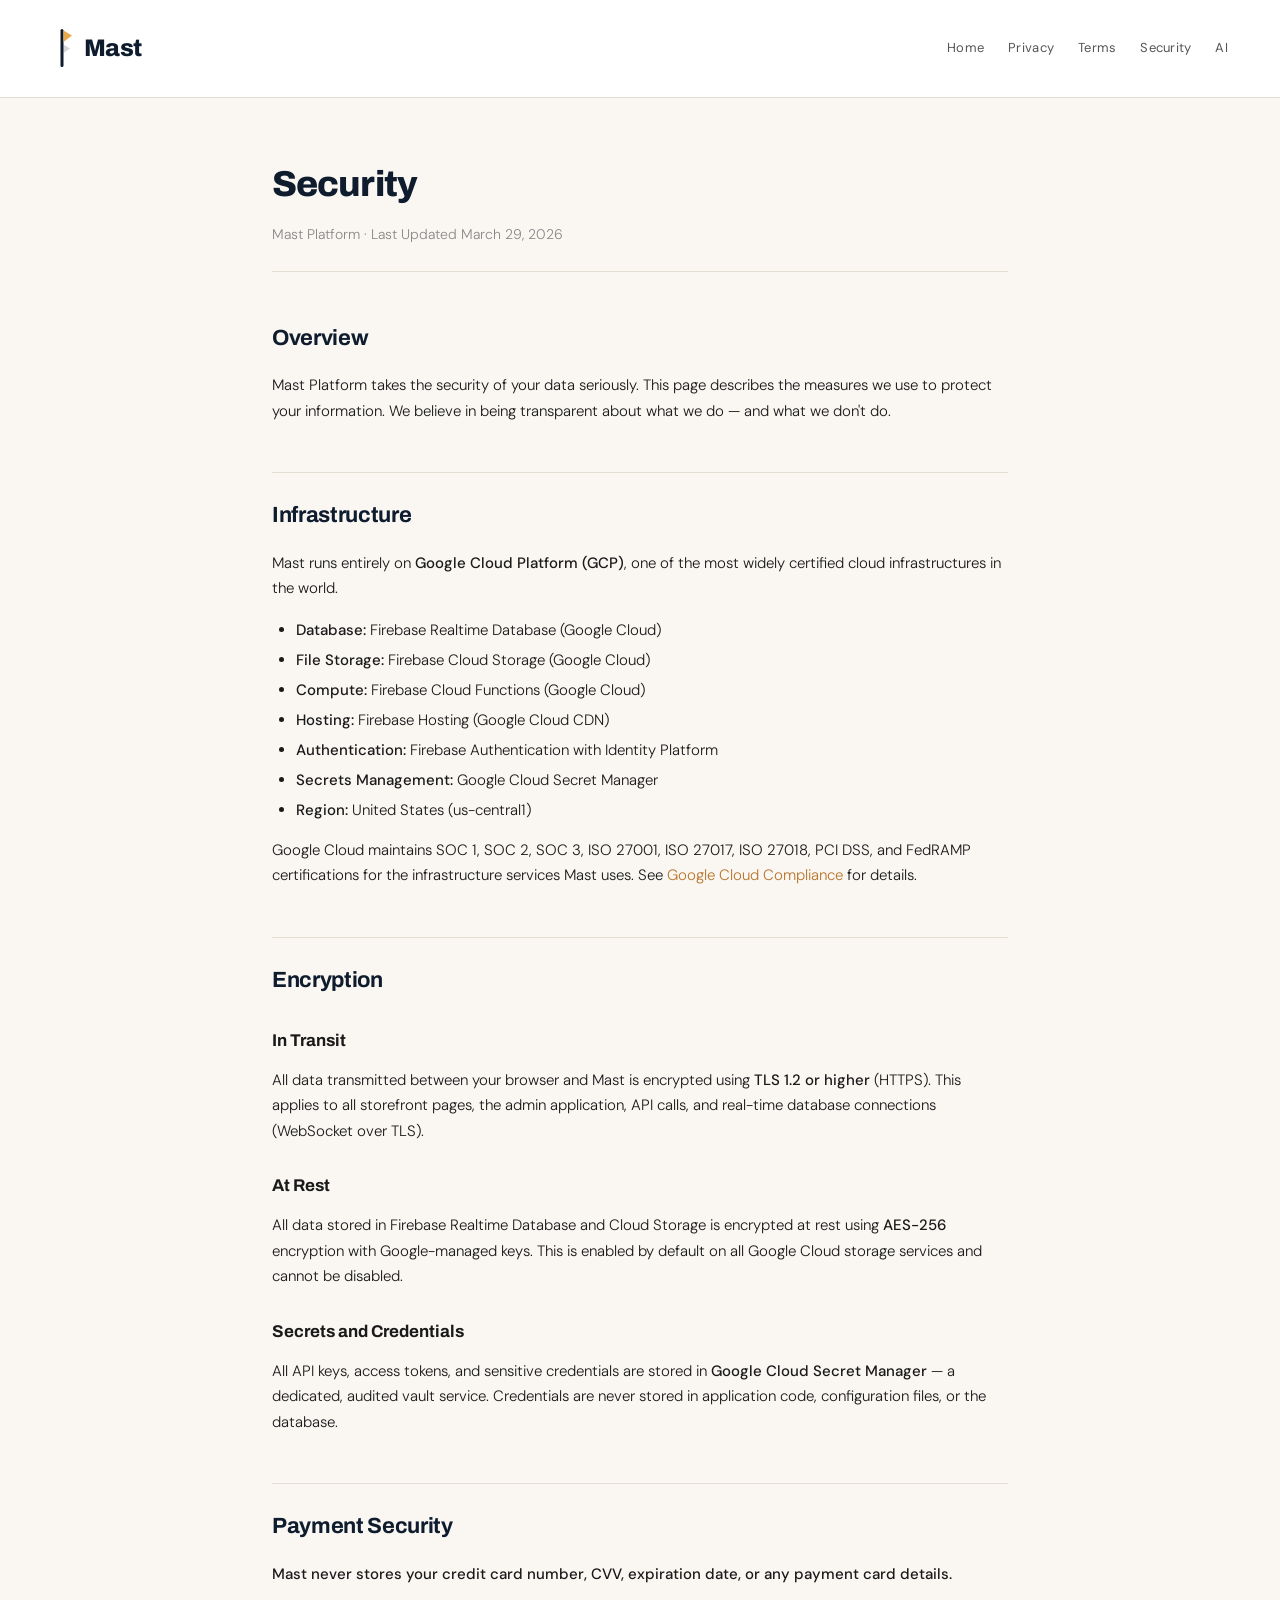
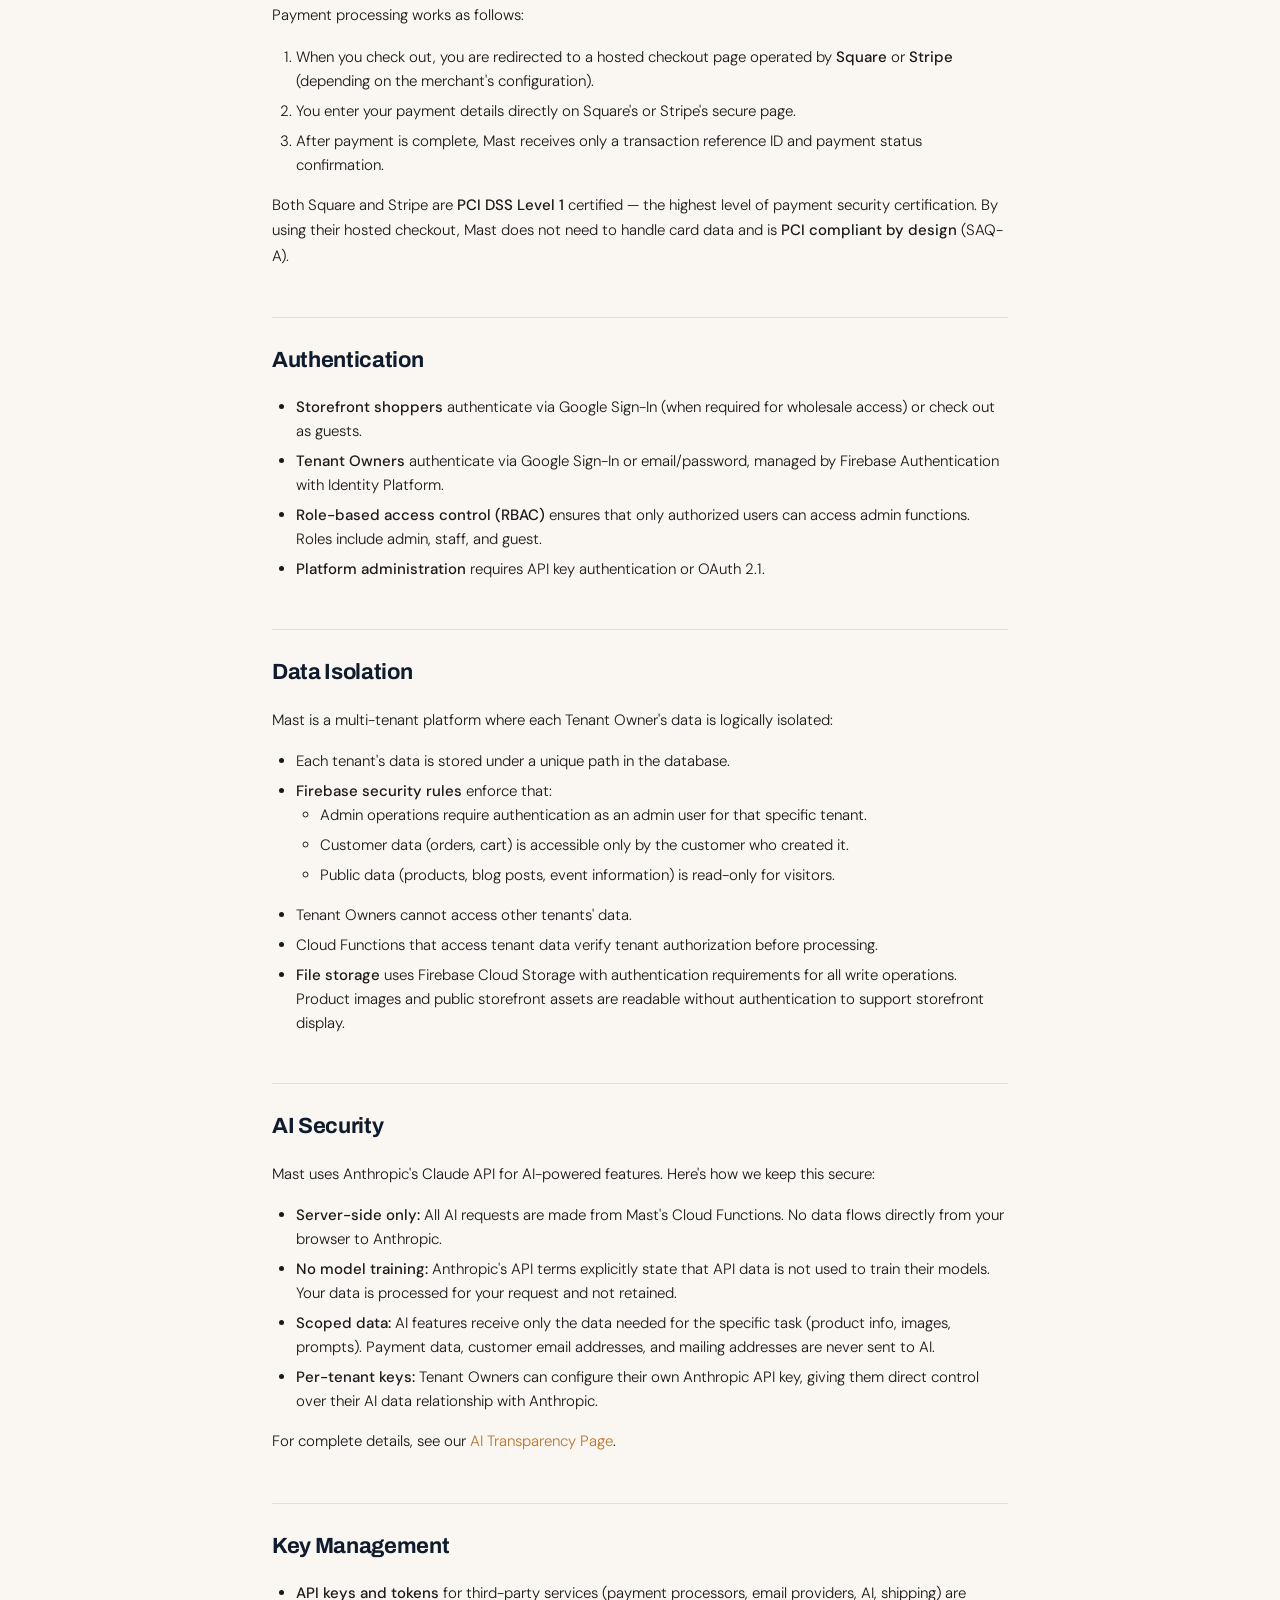
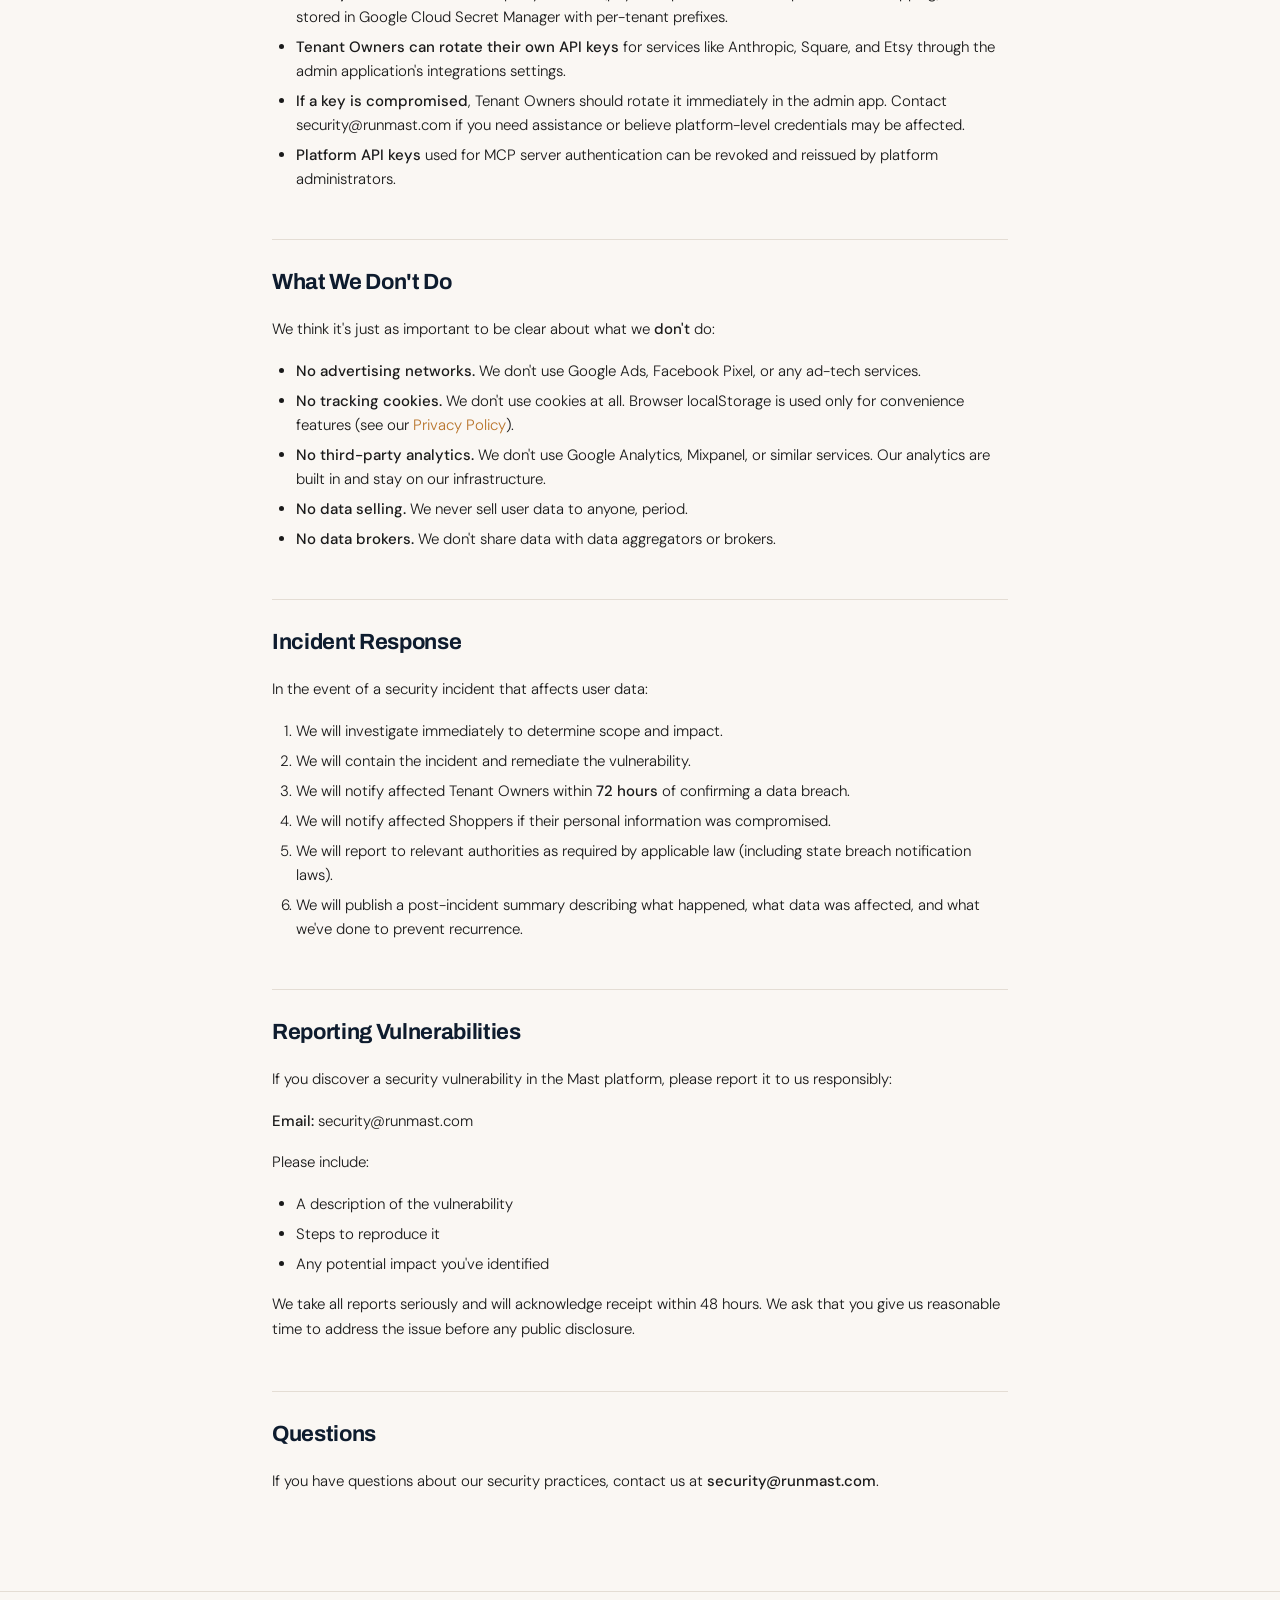
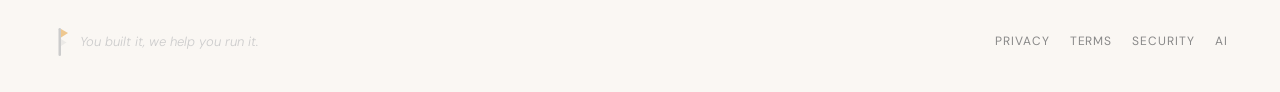
<file: security.html>
<!DOCTYPE html>
<html lang="en">
<head>
<meta charset="UTF-8">
<meta name="viewport" content="width=device-width, initial-scale=1.0">
<title>Security — Mast Platform</title>
<meta name="description" content="Mast Platform Security Statement. How we protect your data with encryption, payment security, and tenant isolation.">
<link rel="icon" type="image/svg+xml" href="data:image/svg+xml,%3Csvg xmlns='http://www.w3.org/2000/svg' width='32' height='32' viewBox='0 0 32 32'%3E%3Crect x='13' y='2' width='4' height='28' rx='2' fill='%230e1c2e'/%3E%3Cpath d='M17 4 L28 10 L17 17Z' fill='%23e8a84c'/%3E%3Cpath d='M17 19 L25 23.5 L17 28Z' fill='%230e1c2e' opacity='0.2'/%3E%3C/svg%3E">
<link href="https://fonts.googleapis.com/css2?family=Archivo:wght@700;800&family=DM+Sans:wght@300;400;500&display=swap" rel="stylesheet">
<link rel="stylesheet" href="legal.css">
</head>
<body>

<nav>
  <a class="logo-lockup" href="/">
    <svg width="20" height="38" viewBox="0 0 20 38" fill="none">
      <rect x="8.5" y="0" width="3" height="38" rx="1.5" fill="#0e1c2e"/>
      <path d="M11.5 1.5 L20 6.5 L11.5 13 Z" fill="#e8a84c"/>
      <path d="M11.5 15.5 L18 19.5 L11.5 24 Z" fill="#0e1c2e" opacity="0.18"/>
    </svg>
    <span class="logo-wordmark">Mast</span>
  </a>
  <div class="nav-links">
    <a class="nav-link" href="/">Home</a>
    <a class="nav-link" href="/privacy">Privacy</a>
    <a class="nav-link" href="/terms">Terms</a>
    <a class="nav-link" href="/security">Security</a>
    <a class="nav-link" href="/ai">AI</a>
  </div>
</nav>

<main>

<h1>Security</h1>
<p class="meta">Mast Platform &middot; Last Updated March 29, 2026</p>

<h2 id="overview">Overview</h2>
<p>Mast Platform takes the security of your data seriously. This page describes the measures we use to protect your information. We believe in being transparent about what we do — and what we don't do.</p>

<h2 id="infrastructure">Infrastructure</h2>
<p>Mast runs entirely on <strong>Google Cloud Platform (GCP)</strong>, one of the most widely certified cloud infrastructures in the world.</p>
<ul>
  <li><strong>Database:</strong> Firebase Realtime Database (Google Cloud)</li>
  <li><strong>File Storage:</strong> Firebase Cloud Storage (Google Cloud)</li>
  <li><strong>Compute:</strong> Firebase Cloud Functions (Google Cloud)</li>
  <li><strong>Hosting:</strong> Firebase Hosting (Google Cloud CDN)</li>
  <li><strong>Authentication:</strong> Firebase Authentication with Identity Platform</li>
  <li><strong>Secrets Management:</strong> Google Cloud Secret Manager</li>
  <li><strong>Region:</strong> United States (us-central1)</li>
</ul>
<p>Google Cloud maintains SOC 1, SOC 2, SOC 3, ISO 27001, ISO 27017, ISO 27018, PCI DSS, and FedRAMP certifications for the infrastructure services Mast uses. See <a href="https://cloud.google.com/security/compliance" target="_blank" rel="noopener">Google Cloud Compliance</a> for details.</p>

<h2 id="encryption">Encryption</h2>
<h3>In Transit</h3>
<p>All data transmitted between your browser and Mast is encrypted using <strong>TLS 1.2 or higher</strong> (HTTPS). This applies to all storefront pages, the admin application, API calls, and real-time database connections (WebSocket over TLS).</p>
<h3>At Rest</h3>
<p>All data stored in Firebase Realtime Database and Cloud Storage is encrypted at rest using <strong>AES-256</strong> encryption with Google-managed keys. This is enabled by default on all Google Cloud storage services and cannot be disabled.</p>
<h3>Secrets and Credentials</h3>
<p>All API keys, access tokens, and sensitive credentials are stored in <strong>Google Cloud Secret Manager</strong> — a dedicated, audited vault service. Credentials are never stored in application code, configuration files, or the database.</p>

<h2 id="payment-security">Payment Security</h2>
<p><strong>Mast never stores your credit card number, CVV, expiration date, or any payment card details.</strong></p>
<p>Payment processing works as follows:</p>
<ol>
  <li>When you check out, you are redirected to a hosted checkout page operated by <strong>Square</strong> or <strong>Stripe</strong> (depending on the merchant's configuration).</li>
  <li>You enter your payment details directly on Square's or Stripe's secure page.</li>
  <li>After payment is complete, Mast receives only a transaction reference ID and payment status confirmation.</li>
</ol>
<p>Both Square and Stripe are <strong>PCI DSS Level 1</strong> certified — the highest level of payment security certification. By using their hosted checkout, Mast does not need to handle card data and is <strong>PCI compliant by design</strong> (SAQ-A).</p>

<h2 id="authentication">Authentication</h2>
<ul>
  <li><strong>Storefront shoppers</strong> authenticate via Google Sign-In (when required for wholesale access) or check out as guests.</li>
  <li><strong>Tenant Owners</strong> authenticate via Google Sign-In or email/password, managed by Firebase Authentication with Identity Platform.</li>
  <li><strong>Role-based access control (RBAC)</strong> ensures that only authorized users can access admin functions. Roles include admin, staff, and guest.</li>
  <li><strong>Platform administration</strong> requires API key authentication or OAuth 2.1.</li>
</ul>

<h2 id="data-isolation">Data Isolation</h2>
<p>Mast is a multi-tenant platform where each Tenant Owner's data is logically isolated:</p>
<ul>
  <li>Each tenant's data is stored under a unique path in the database.</li>
  <li><strong>Firebase security rules</strong> enforce that:
    <ul>
      <li>Admin operations require authentication as an admin user for that specific tenant.</li>
      <li>Customer data (orders, cart) is accessible only by the customer who created it.</li>
      <li>Public data (products, blog posts, event information) is read-only for visitors.</li>
    </ul>
  </li>
  <li>Tenant Owners cannot access other tenants' data.</li>
  <li>Cloud Functions that access tenant data verify tenant authorization before processing.</li>
  <li><strong>File storage</strong> uses Firebase Cloud Storage with authentication requirements for all write operations. Product images and public storefront assets are readable without authentication to support storefront display.</li>
</ul>

<h2 id="ai-security">AI Security</h2>
<p>Mast uses Anthropic's Claude API for AI-powered features. Here's how we keep this secure:</p>
<ul>
  <li><strong>Server-side only:</strong> All AI requests are made from Mast's Cloud Functions. No data flows directly from your browser to Anthropic.</li>
  <li><strong>No model training:</strong> Anthropic's API terms explicitly state that API data is not used to train their models. Your data is processed for your request and not retained.</li>
  <li><strong>Scoped data:</strong> AI features receive only the data needed for the specific task (product info, images, prompts). Payment data, customer email addresses, and mailing addresses are never sent to AI.</li>
  <li><strong>Per-tenant keys:</strong> Tenant Owners can configure their own Anthropic API key, giving them direct control over their AI data relationship with Anthropic.</li>
</ul>
<p>For complete details, see our <a href="/ai">AI Transparency Page</a>.</p>

<h2 id="key-management">Key Management</h2>
<ul>
  <li><strong>API keys and tokens</strong> for third-party services (payment processors, email providers, AI, shipping) are stored in Google Cloud Secret Manager with per-tenant prefixes.</li>
  <li><strong>Tenant Owners can rotate their own API keys</strong> for services like Anthropic, Square, and Etsy through the admin application's integrations settings.</li>
  <li><strong>If a key is compromised</strong>, Tenant Owners should rotate it immediately in the admin app. Contact security@runmast.com if you need assistance or believe platform-level credentials may be affected.</li>
  <li><strong>Platform API keys</strong> used for MCP server authentication can be revoked and reissued by platform administrators.</li>
</ul>

<h2 id="what-we-dont-do">What We Don't Do</h2>
<p>We think it's just as important to be clear about what we <strong>don't</strong> do:</p>
<ul>
  <li><strong>No advertising networks.</strong> We don't use Google Ads, Facebook Pixel, or any ad-tech services.</li>
  <li><strong>No tracking cookies.</strong> We don't use cookies at all. Browser localStorage is used only for convenience features (see our <a href="/privacy">Privacy Policy</a>).</li>
  <li><strong>No third-party analytics.</strong> We don't use Google Analytics, Mixpanel, or similar services. Our analytics are built in and stay on our infrastructure.</li>
  <li><strong>No data selling.</strong> We never sell user data to anyone, period.</li>
  <li><strong>No data brokers.</strong> We don't share data with data aggregators or brokers.</li>
</ul>

<h2 id="incident-response">Incident Response</h2>
<p>In the event of a security incident that affects user data:</p>
<ol>
  <li>We will investigate immediately to determine scope and impact.</li>
  <li>We will contain the incident and remediate the vulnerability.</li>
  <li>We will notify affected Tenant Owners within <strong>72 hours</strong> of confirming a data breach.</li>
  <li>We will notify affected Shoppers if their personal information was compromised.</li>
  <li>We will report to relevant authorities as required by applicable law (including state breach notification laws).</li>
  <li>We will publish a post-incident summary describing what happened, what data was affected, and what we've done to prevent recurrence.</li>
</ol>

<h2 id="reporting">Reporting Vulnerabilities</h2>
<p>If you discover a security vulnerability in the Mast platform, please report it to us responsibly:</p>
<p><strong>Email:</strong> security@runmast.com</p>
<p>Please include:</p>
<ul>
  <li>A description of the vulnerability</li>
  <li>Steps to reproduce it</li>
  <li>Any potential impact you've identified</li>
</ul>
<p>We take all reports seriously and will acknowledge receipt within 48 hours. We ask that you give us reasonable time to address the issue before any public disclosure.</p>

<h2 id="questions">Questions</h2>
<p>If you have questions about our security practices, contact us at <strong>security@runmast.com</strong>.</p>

</main>

<footer>
  <div class="footer-left">
    <svg width="16" height="28" viewBox="0 0 16 28" fill="none">
      <rect x="6.5" y="0" width="2.5" height="28" rx="1.25" fill="#ccc"/>
      <path d="M9 1 L16 5 L9 9.5 Z" fill="#e8a84c" opacity="0.6"/>
      <path d="M9 11 L14.5 14.5 L9 18 Z" fill="#ccc" opacity="0.3"/>
    </svg>
    <span class="footer-tagline">You built it, we help you run it.</span>
  </div>
  <div class="footer-legal-links">
    <a href="/privacy">Privacy</a>
    <a href="/terms">Terms</a>
    <a href="/security">Security</a>
    <a href="/ai">AI</a>
  </div>
</footer>

</body>
</html>
</file>
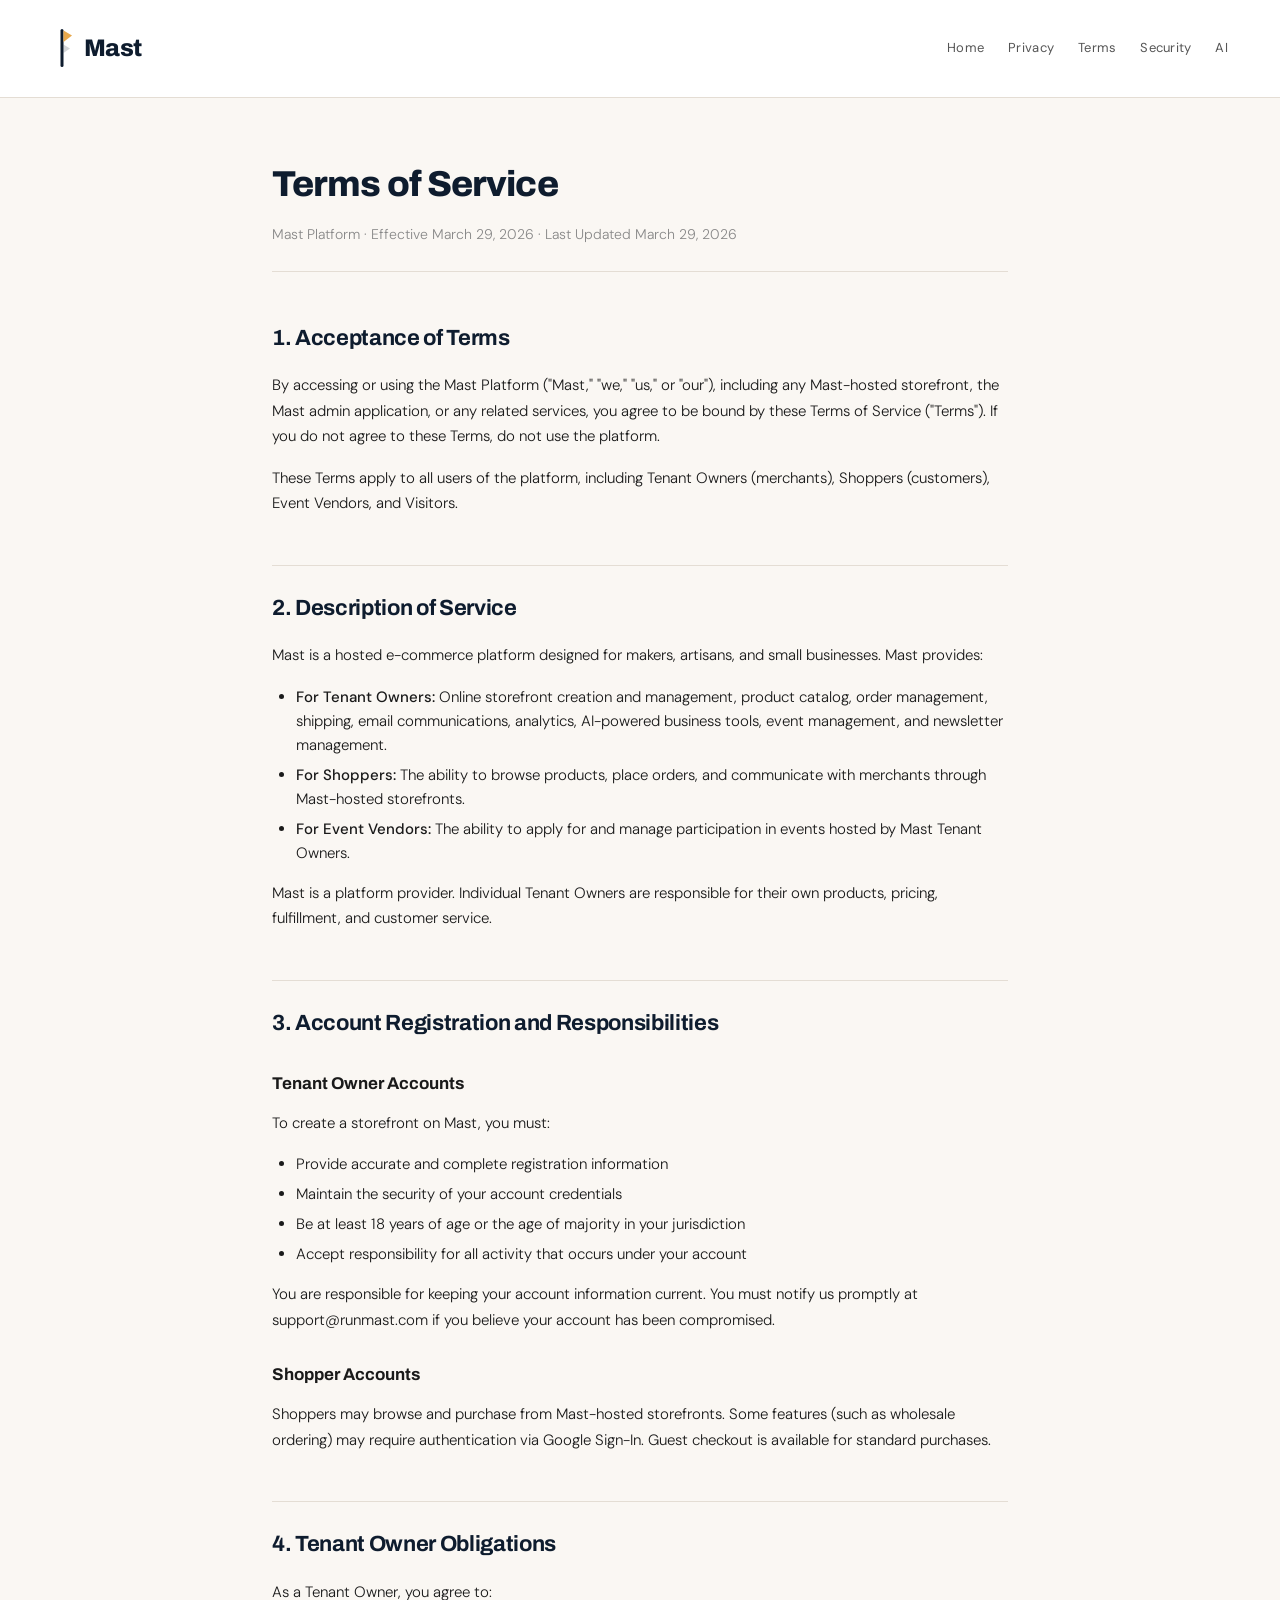
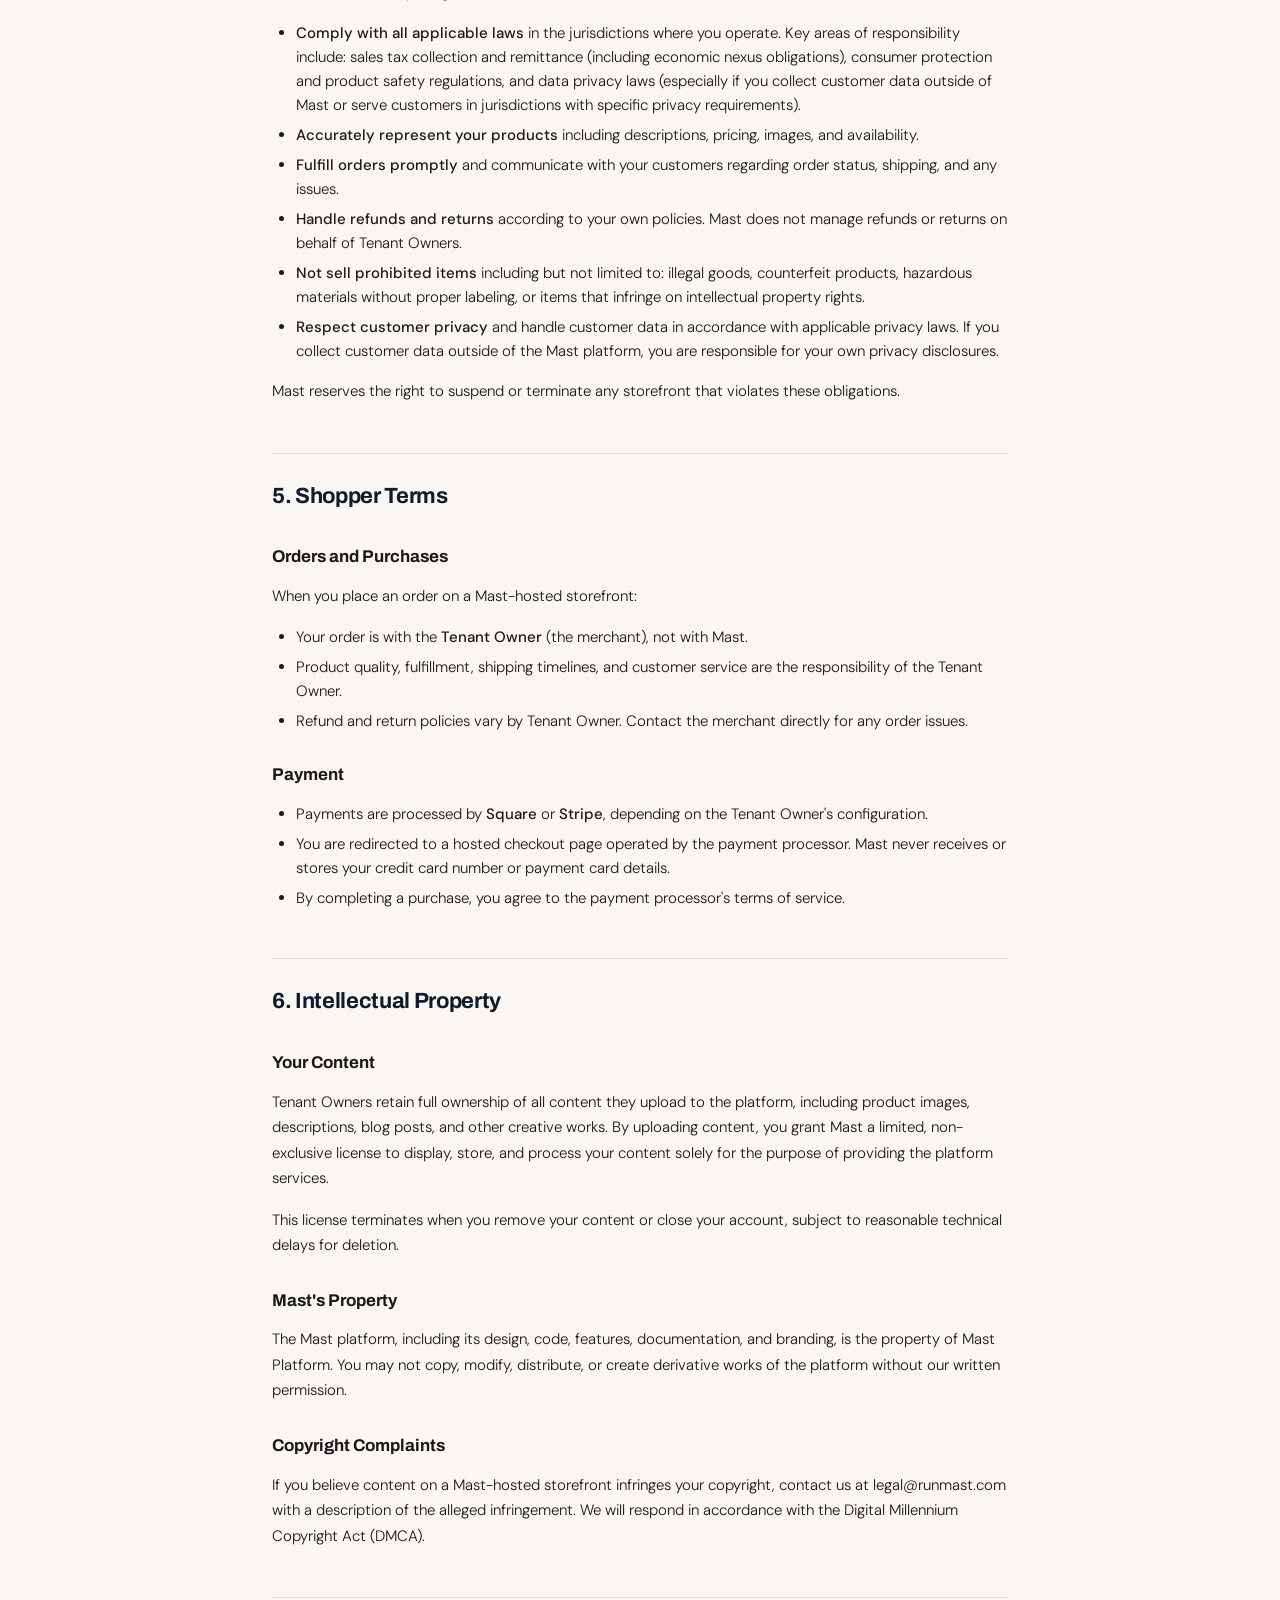
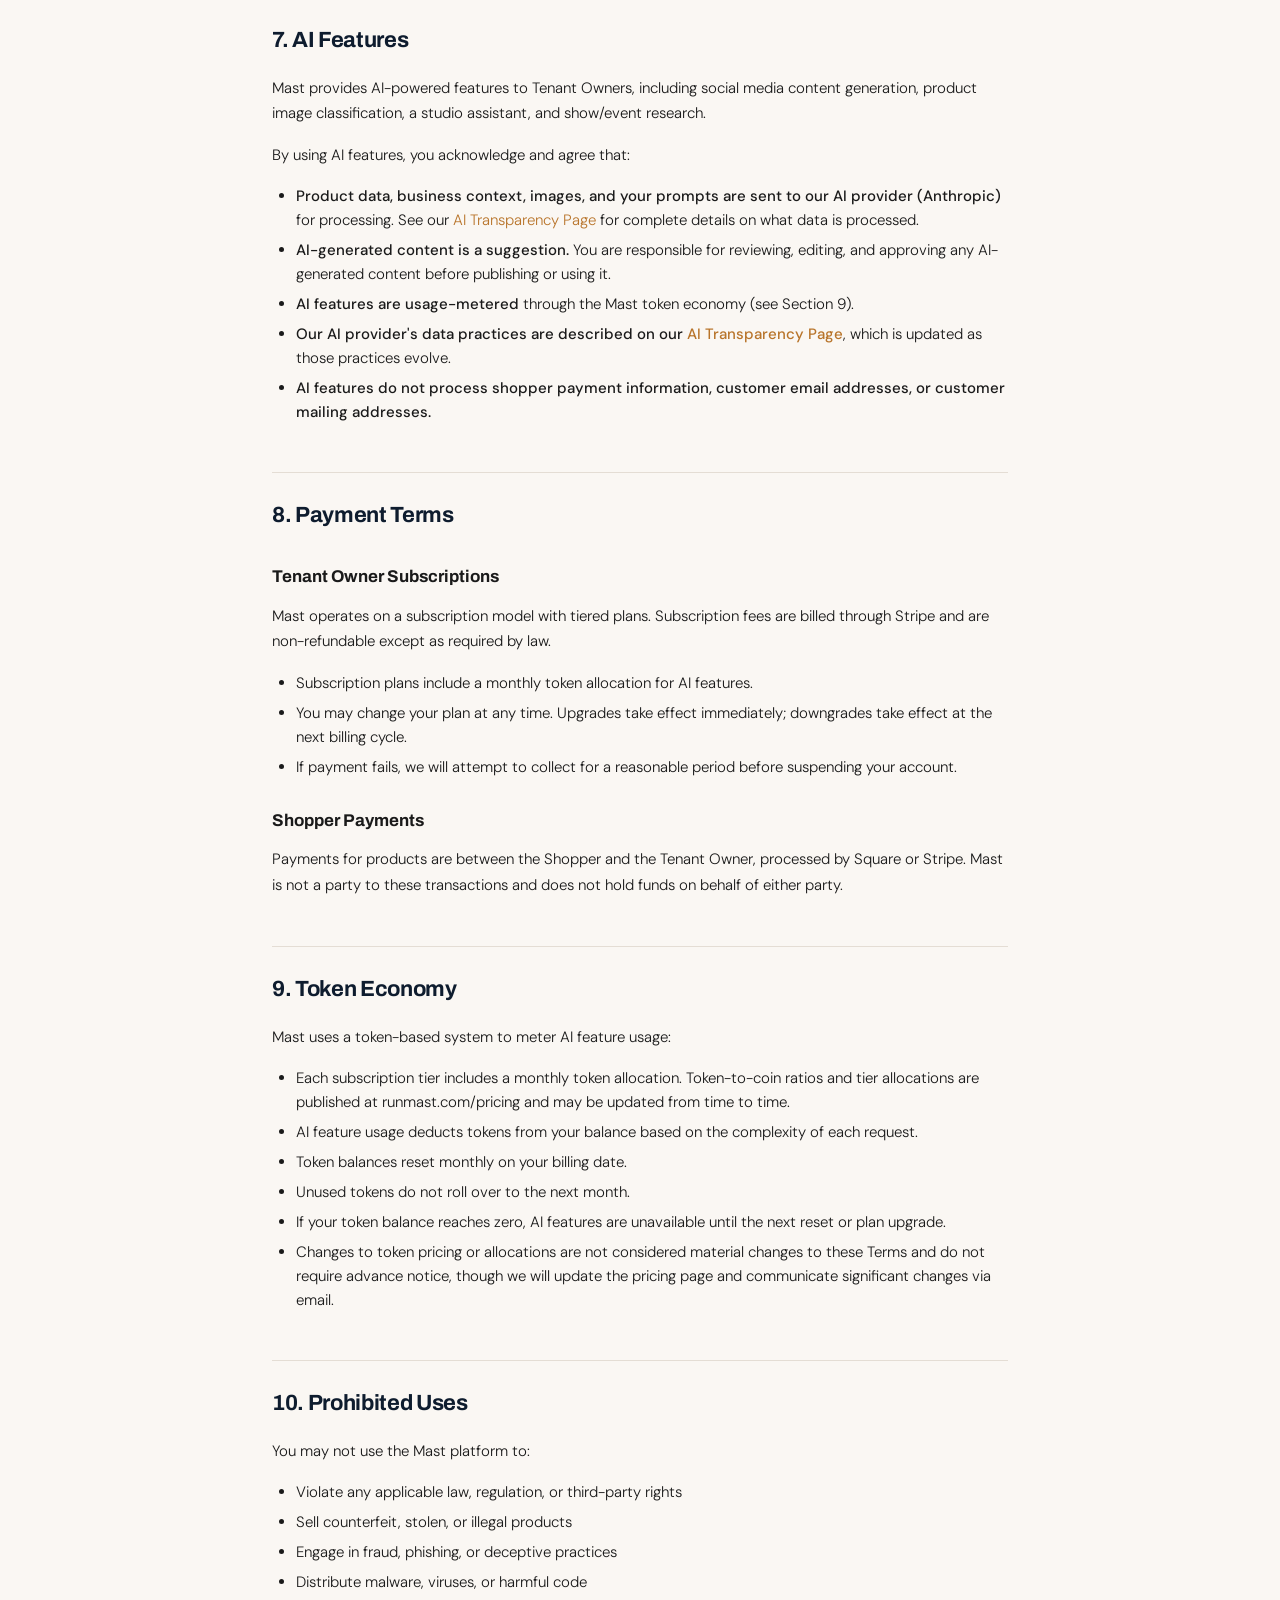
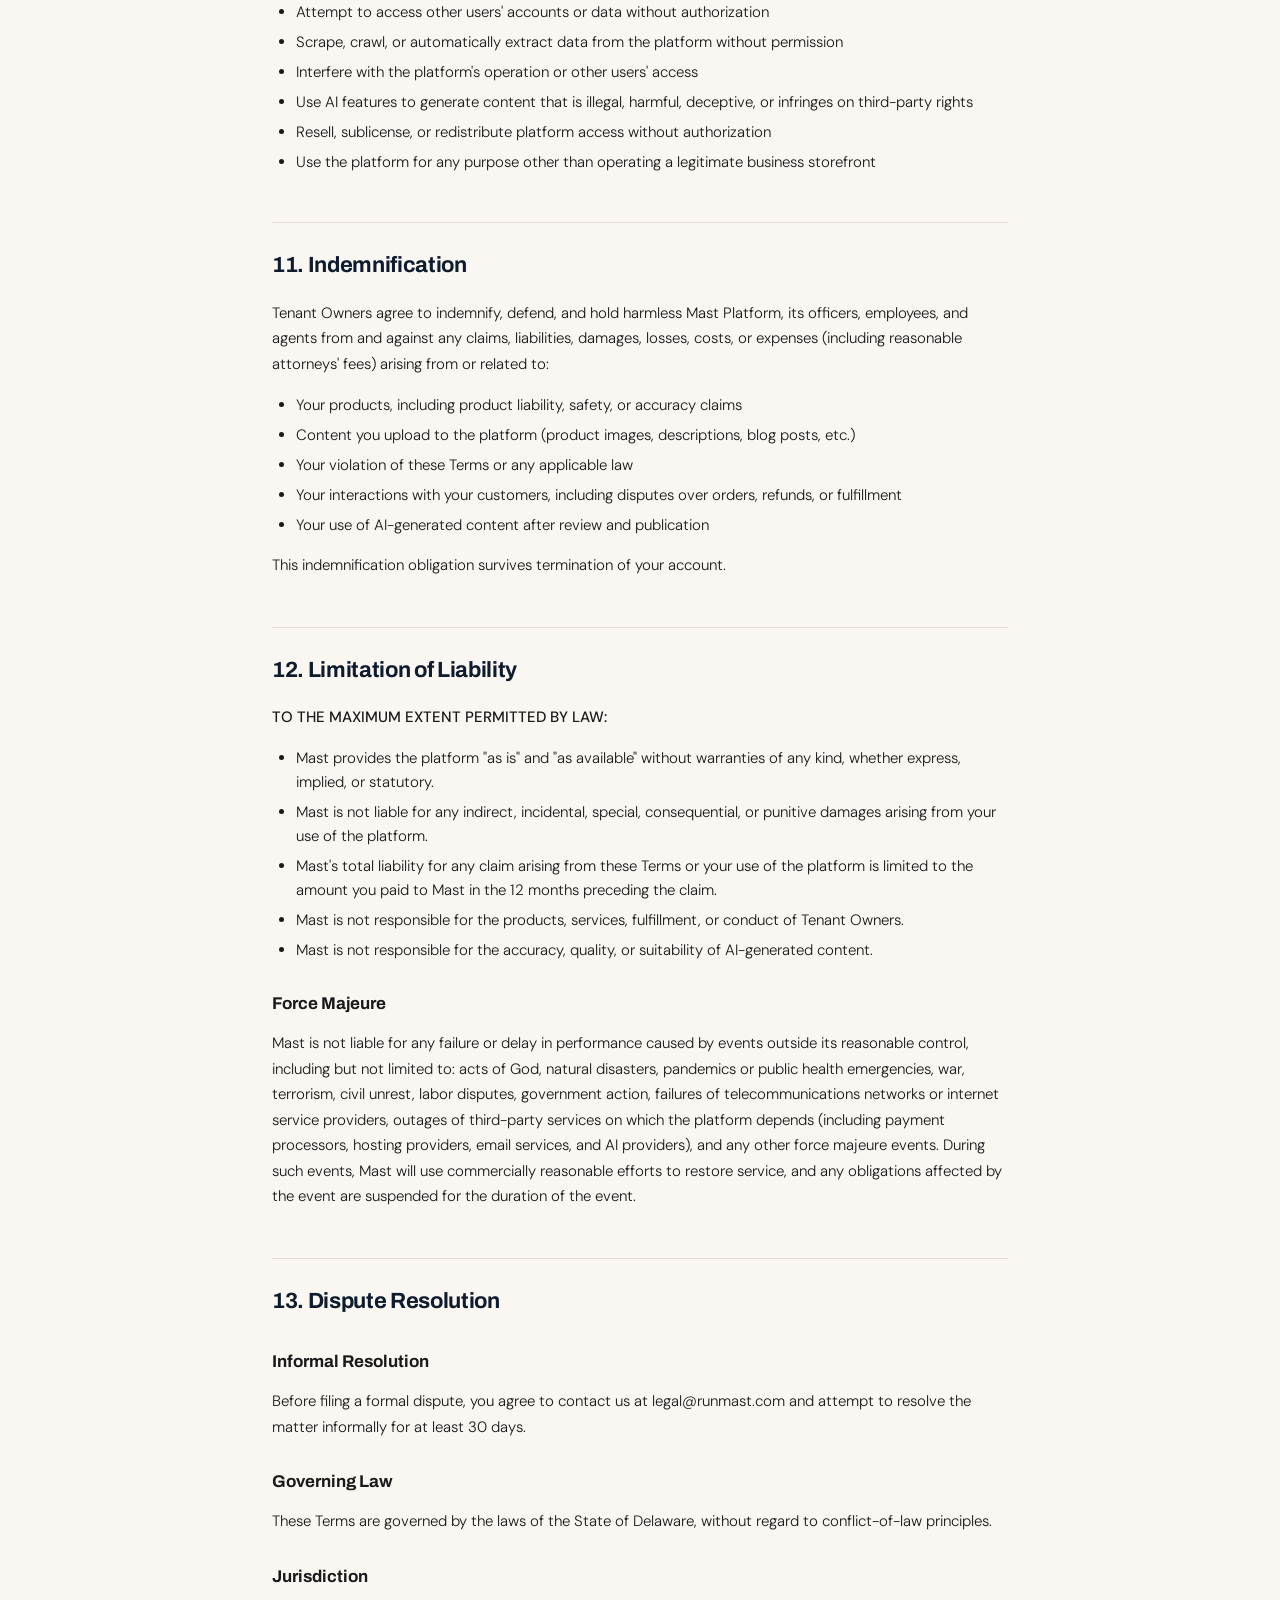
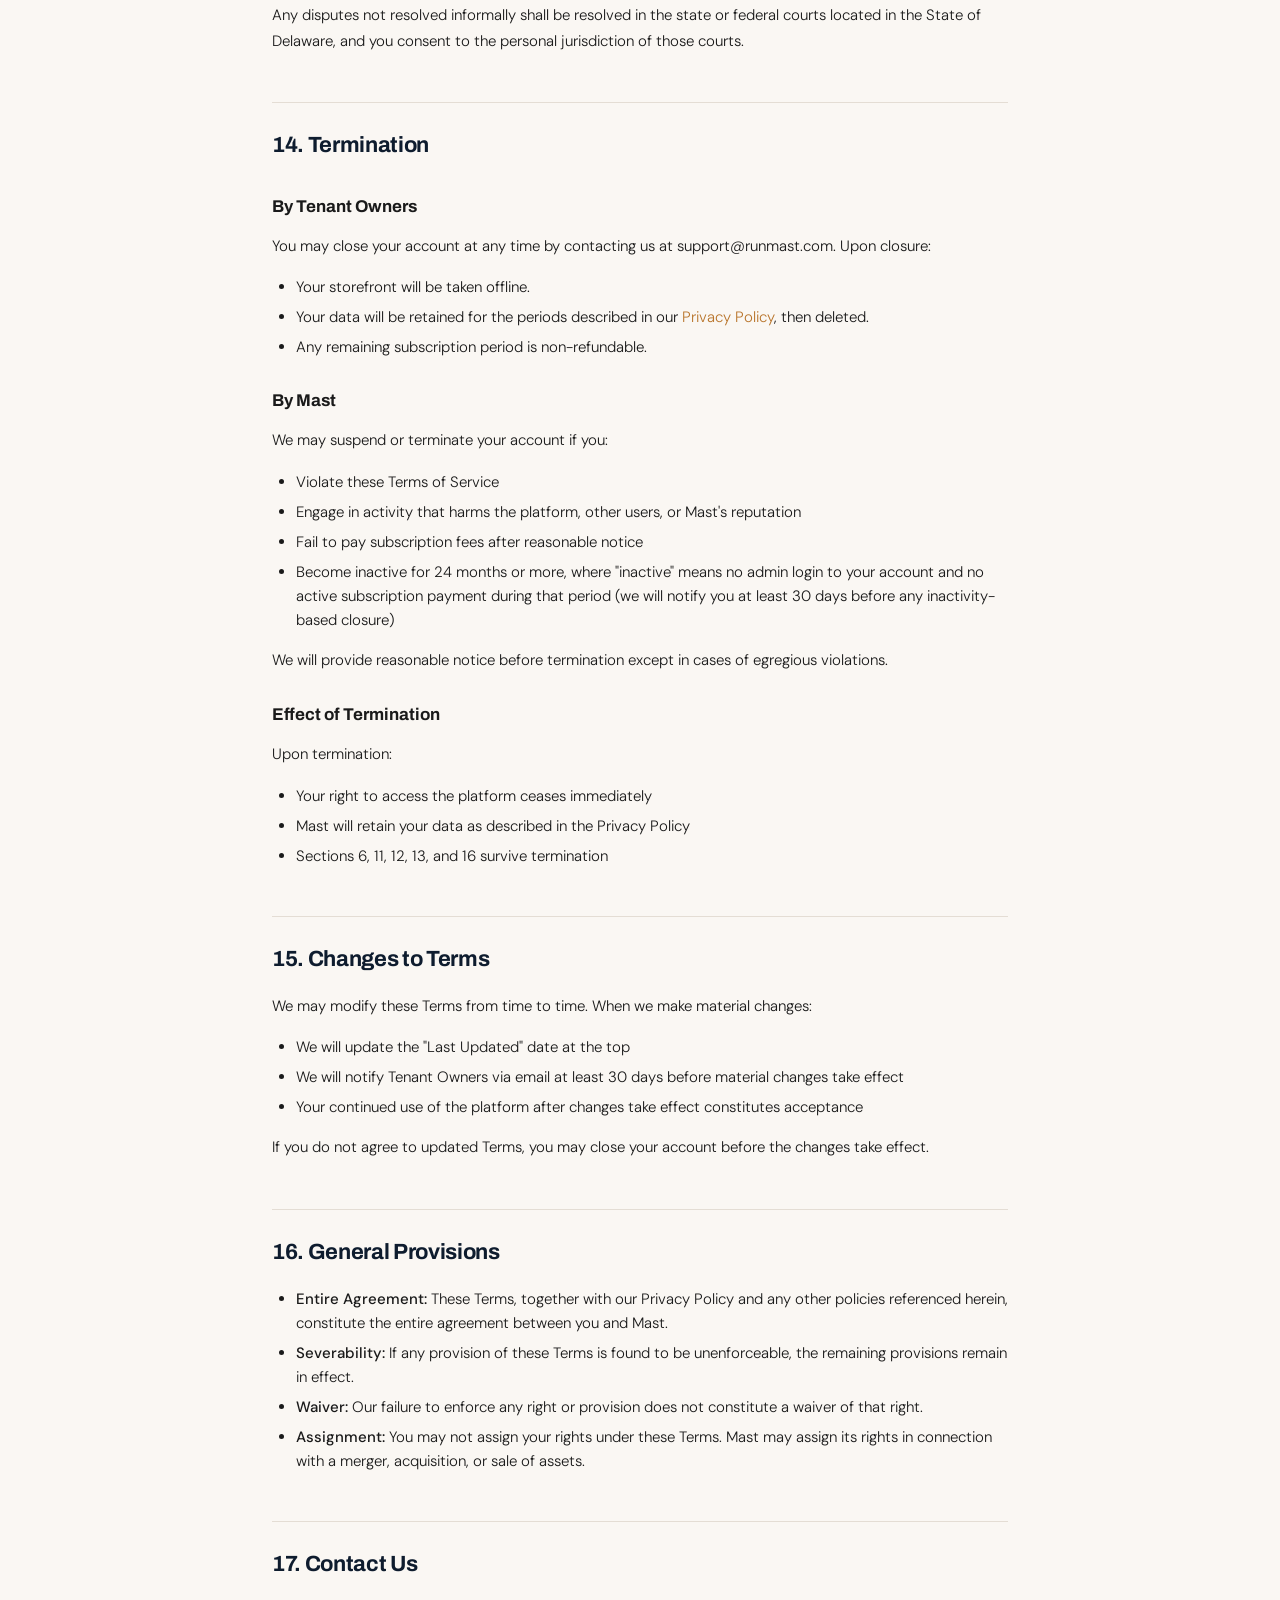
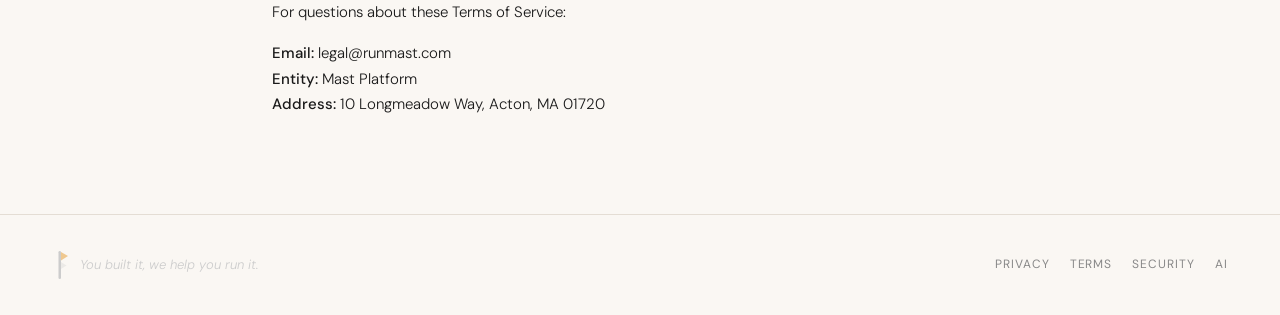
<file: terms.html>
<!DOCTYPE html>
<html lang="en">
<head>
<meta charset="UTF-8">
<meta name="viewport" content="width=device-width, initial-scale=1.0">
<title>Terms of Service — Mast Platform</title>
<meta name="description" content="Mast Platform Terms of Service. The terms governing your use of the Mast e-commerce platform.">
<link rel="icon" type="image/svg+xml" href="data:image/svg+xml,%3Csvg xmlns='http://www.w3.org/2000/svg' width='32' height='32' viewBox='0 0 32 32'%3E%3Crect x='13' y='2' width='4' height='28' rx='2' fill='%230e1c2e'/%3E%3Cpath d='M17 4 L28 10 L17 17Z' fill='%23e8a84c'/%3E%3Cpath d='M17 19 L25 23.5 L17 28Z' fill='%230e1c2e' opacity='0.2'/%3E%3C/svg%3E">
<link href="https://fonts.googleapis.com/css2?family=Archivo:wght@700;800&family=DM+Sans:wght@300;400;500&display=swap" rel="stylesheet">
<link rel="stylesheet" href="legal.css">
</head>
<body>

<nav>
  <a class="logo-lockup" href="/">
    <svg width="20" height="38" viewBox="0 0 20 38" fill="none">
      <rect x="8.5" y="0" width="3" height="38" rx="1.5" fill="#0e1c2e"/>
      <path d="M11.5 1.5 L20 6.5 L11.5 13 Z" fill="#e8a84c"/>
      <path d="M11.5 15.5 L18 19.5 L11.5 24 Z" fill="#0e1c2e" opacity="0.18"/>
    </svg>
    <span class="logo-wordmark">Mast</span>
  </a>
  <div class="nav-links">
    <a class="nav-link" href="/">Home</a>
    <a class="nav-link" href="/privacy">Privacy</a>
    <a class="nav-link" href="/terms">Terms</a>
    <a class="nav-link" href="/security">Security</a>
    <a class="nav-link" href="/ai">AI</a>
  </div>
</nav>

<main>

<h1>Terms of Service</h1>
<p class="meta">Mast Platform &middot; Effective March 29, 2026 &middot; Last Updated March 29, 2026</p>

<h2 id="acceptance">1. Acceptance of Terms</h2>
<p>By accessing or using the Mast Platform ("Mast," "we," "us," or "our"), including any Mast-hosted storefront, the Mast admin application, or any related services, you agree to be bound by these Terms of Service ("Terms"). If you do not agree to these Terms, do not use the platform.</p>
<p>These Terms apply to all users of the platform, including Tenant Owners (merchants), Shoppers (customers), Event Vendors, and Visitors.</p>

<h2 id="description">2. Description of Service</h2>
<p>Mast is a hosted e-commerce platform designed for makers, artisans, and small businesses. Mast provides:</p>
<ul>
  <li><strong>For Tenant Owners:</strong> Online storefront creation and management, product catalog, order management, shipping, email communications, analytics, AI-powered business tools, event management, and newsletter management.</li>
  <li><strong>For Shoppers:</strong> The ability to browse products, place orders, and communicate with merchants through Mast-hosted storefronts.</li>
  <li><strong>For Event Vendors:</strong> The ability to apply for and manage participation in events hosted by Mast Tenant Owners.</li>
</ul>
<p>Mast is a platform provider. Individual Tenant Owners are responsible for their own products, pricing, fulfillment, and customer service.</p>

<h2 id="accounts">3. Account Registration and Responsibilities</h2>
<h3>Tenant Owner Accounts</h3>
<p>To create a storefront on Mast, you must:</p>
<ul>
  <li>Provide accurate and complete registration information</li>
  <li>Maintain the security of your account credentials</li>
  <li>Be at least 18 years of age or the age of majority in your jurisdiction</li>
  <li>Accept responsibility for all activity that occurs under your account</li>
</ul>
<p>You are responsible for keeping your account information current. You must notify us promptly at support@runmast.com if you believe your account has been compromised.</p>
<h3>Shopper Accounts</h3>
<p>Shoppers may browse and purchase from Mast-hosted storefronts. Some features (such as wholesale ordering) may require authentication via Google Sign-In. Guest checkout is available for standard purchases.</p>

<h2 id="tenant-obligations">4. Tenant Owner Obligations</h2>
<p>As a Tenant Owner, you agree to:</p>
<ul>
  <li><strong>Comply with all applicable laws</strong> in the jurisdictions where you operate. Key areas of responsibility include: sales tax collection and remittance (including economic nexus obligations), consumer protection and product safety regulations, and data privacy laws (especially if you collect customer data outside of Mast or serve customers in jurisdictions with specific privacy requirements).</li>
  <li><strong>Accurately represent your products</strong> including descriptions, pricing, images, and availability.</li>
  <li><strong>Fulfill orders promptly</strong> and communicate with your customers regarding order status, shipping, and any issues.</li>
  <li><strong>Handle refunds and returns</strong> according to your own policies. Mast does not manage refunds or returns on behalf of Tenant Owners.</li>
  <li><strong>Not sell prohibited items</strong> including but not limited to: illegal goods, counterfeit products, hazardous materials without proper labeling, or items that infringe on intellectual property rights.</li>
  <li><strong>Respect customer privacy</strong> and handle customer data in accordance with applicable privacy laws. If you collect customer data outside of the Mast platform, you are responsible for your own privacy disclosures.</li>
</ul>
<p>Mast reserves the right to suspend or terminate any storefront that violates these obligations.</p>

<h2 id="shopper-terms">5. Shopper Terms</h2>
<h3>Orders and Purchases</h3>
<p>When you place an order on a Mast-hosted storefront:</p>
<ul>
  <li>Your order is with the <strong>Tenant Owner</strong> (the merchant), not with Mast.</li>
  <li>Product quality, fulfillment, shipping timelines, and customer service are the responsibility of the Tenant Owner.</li>
  <li>Refund and return policies vary by Tenant Owner. Contact the merchant directly for any order issues.</li>
</ul>
<h3>Payment</h3>
<ul>
  <li>Payments are processed by <strong>Square</strong> or <strong>Stripe</strong>, depending on the Tenant Owner's configuration.</li>
  <li>You are redirected to a hosted checkout page operated by the payment processor. Mast never receives or stores your credit card number or payment card details.</li>
  <li>By completing a purchase, you agree to the payment processor's terms of service.</li>
</ul>

<h2 id="ip">6. Intellectual Property</h2>
<h3>Your Content</h3>
<p>Tenant Owners retain full ownership of all content they upload to the platform, including product images, descriptions, blog posts, and other creative works. By uploading content, you grant Mast a limited, non-exclusive license to display, store, and process your content solely for the purpose of providing the platform services.</p>
<p>This license terminates when you remove your content or close your account, subject to reasonable technical delays for deletion.</p>
<h3>Mast's Property</h3>
<p>The Mast platform, including its design, code, features, documentation, and branding, is the property of Mast Platform. You may not copy, modify, distribute, or create derivative works of the platform without our written permission.</p>
<h3>Copyright Complaints</h3>
<p>If you believe content on a Mast-hosted storefront infringes your copyright, contact us at legal@runmast.com with a description of the alleged infringement. We will respond in accordance with the Digital Millennium Copyright Act (DMCA).</p>

<h2 id="ai-features">7. AI Features</h2>
<p>Mast provides AI-powered features to Tenant Owners, including social media content generation, product image classification, a studio assistant, and show/event research.</p>
<p>By using AI features, you acknowledge and agree that:</p>
<ul>
  <li><strong>Product data, business context, images, and your prompts are sent to our AI provider (Anthropic)</strong> for processing. See our <a href="/ai">AI Transparency Page</a> for complete details on what data is processed.</li>
  <li><strong>AI-generated content is a suggestion.</strong> You are responsible for reviewing, editing, and approving any AI-generated content before publishing or using it.</li>
  <li><strong>AI features are usage-metered</strong> through the Mast token economy (see Section 9).</li>
  <li><strong>Our AI provider's data practices are described on our <a href="/ai">AI Transparency Page</a></strong>, which is updated as those practices evolve.</li>
  <li><strong>AI features do not process shopper payment information, customer email addresses, or customer mailing addresses.</strong></li>
</ul>

<h2 id="payment">8. Payment Terms</h2>
<h3>Tenant Owner Subscriptions</h3>
<p>Mast operates on a subscription model with tiered plans. Subscription fees are billed through Stripe and are non-refundable except as required by law.</p>
<ul>
  <li>Subscription plans include a monthly token allocation for AI features.</li>
  <li>You may change your plan at any time. Upgrades take effect immediately; downgrades take effect at the next billing cycle.</li>
  <li>If payment fails, we will attempt to collect for a reasonable period before suspending your account.</li>
</ul>
<h3>Shopper Payments</h3>
<p>Payments for products are between the Shopper and the Tenant Owner, processed by Square or Stripe. Mast is not a party to these transactions and does not hold funds on behalf of either party.</p>

<h2 id="tokens">9. Token Economy</h2>
<p>Mast uses a token-based system to meter AI feature usage:</p>
<ul>
  <li>Each subscription tier includes a monthly token allocation. Token-to-coin ratios and tier allocations are published at runmast.com/pricing and may be updated from time to time.</li>
  <li>AI feature usage deducts tokens from your balance based on the complexity of each request.</li>
  <li>Token balances reset monthly on your billing date.</li>
  <li>Unused tokens do not roll over to the next month.</li>
  <li>If your token balance reaches zero, AI features are unavailable until the next reset or plan upgrade.</li>
  <li>Changes to token pricing or allocations are not considered material changes to these Terms and do not require advance notice, though we will update the pricing page and communicate significant changes via email.</li>
</ul>

<h2 id="prohibited">10. Prohibited Uses</h2>
<p>You may not use the Mast platform to:</p>
<ul>
  <li>Violate any applicable law, regulation, or third-party rights</li>
  <li>Sell counterfeit, stolen, or illegal products</li>
  <li>Engage in fraud, phishing, or deceptive practices</li>
  <li>Distribute malware, viruses, or harmful code</li>
  <li>Attempt to access other users' accounts or data without authorization</li>
  <li>Scrape, crawl, or automatically extract data from the platform without permission</li>
  <li>Interfere with the platform's operation or other users' access</li>
  <li>Use AI features to generate content that is illegal, harmful, deceptive, or infringes on third-party rights</li>
  <li>Resell, sublicense, or redistribute platform access without authorization</li>
  <li>Use the platform for any purpose other than operating a legitimate business storefront</li>
</ul>

<h2 id="indemnification">11. Indemnification</h2>
<p>Tenant Owners agree to indemnify, defend, and hold harmless Mast Platform, its officers, employees, and agents from and against any claims, liabilities, damages, losses, costs, or expenses (including reasonable attorneys' fees) arising from or related to:</p>
<ul>
  <li>Your products, including product liability, safety, or accuracy claims</li>
  <li>Content you upload to the platform (product images, descriptions, blog posts, etc.)</li>
  <li>Your violation of these Terms or any applicable law</li>
  <li>Your interactions with your customers, including disputes over orders, refunds, or fulfillment</li>
  <li>Your use of AI-generated content after review and publication</li>
</ul>
<p>This indemnification obligation survives termination of your account.</p>

<h2 id="liability">12. Limitation of Liability</h2>
<p><strong>TO THE MAXIMUM EXTENT PERMITTED BY LAW:</strong></p>
<ul>
  <li>Mast provides the platform "as is" and "as available" without warranties of any kind, whether express, implied, or statutory.</li>
  <li>Mast is not liable for any indirect, incidental, special, consequential, or punitive damages arising from your use of the platform.</li>
  <li>Mast's total liability for any claim arising from these Terms or your use of the platform is limited to the amount you paid to Mast in the 12 months preceding the claim.</li>
  <li>Mast is not responsible for the products, services, fulfillment, or conduct of Tenant Owners.</li>
  <li>Mast is not responsible for the accuracy, quality, or suitability of AI-generated content.</li>
</ul>
<h3>Force Majeure</h3>
<p>Mast is not liable for any failure or delay in performance caused by events outside its reasonable control, including but not limited to: acts of God, natural disasters, pandemics or public health emergencies, war, terrorism, civil unrest, labor disputes, government action, failures of telecommunications networks or internet service providers, outages of third-party services on which the platform depends (including payment processors, hosting providers, email services, and AI providers), and any other force majeure events. During such events, Mast will use commercially reasonable efforts to restore service, and any obligations affected by the event are suspended for the duration of the event.</p>

<h2 id="disputes">13. Dispute Resolution</h2>
<h3>Informal Resolution</h3>
<p>Before filing a formal dispute, you agree to contact us at legal@runmast.com and attempt to resolve the matter informally for at least 30 days.</p>
<h3>Governing Law</h3>
<p>These Terms are governed by the laws of the State of Delaware, without regard to conflict-of-law principles.</p>
<h3>Jurisdiction</h3>
<p>Any disputes not resolved informally shall be resolved in the state or federal courts located in the State of Delaware, and you consent to the personal jurisdiction of those courts.</p>

<h2 id="termination">14. Termination</h2>
<h3>By Tenant Owners</h3>
<p>You may close your account at any time by contacting us at support@runmast.com. Upon closure:</p>
<ul>
  <li>Your storefront will be taken offline.</li>
  <li>Your data will be retained for the periods described in our <a href="/privacy">Privacy Policy</a>, then deleted.</li>
  <li>Any remaining subscription period is non-refundable.</li>
</ul>
<h3>By Mast</h3>
<p>We may suspend or terminate your account if you:</p>
<ul>
  <li>Violate these Terms of Service</li>
  <li>Engage in activity that harms the platform, other users, or Mast's reputation</li>
  <li>Fail to pay subscription fees after reasonable notice</li>
  <li>Become inactive for 24 months or more, where "inactive" means no admin login to your account and no active subscription payment during that period (we will notify you at least 30 days before any inactivity-based closure)</li>
</ul>
<p>We will provide reasonable notice before termination except in cases of egregious violations.</p>
<h3>Effect of Termination</h3>
<p>Upon termination:</p>
<ul>
  <li>Your right to access the platform ceases immediately</li>
  <li>Mast will retain your data as described in the Privacy Policy</li>
  <li>Sections 6, 11, 12, 13, and 16 survive termination</li>
</ul>

<h2 id="changes">15. Changes to Terms</h2>
<p>We may modify these Terms from time to time. When we make material changes:</p>
<ul>
  <li>We will update the "Last Updated" date at the top</li>
  <li>We will notify Tenant Owners via email at least 30 days before material changes take effect</li>
  <li>Your continued use of the platform after changes take effect constitutes acceptance</li>
</ul>
<p>If you do not agree to updated Terms, you may close your account before the changes take effect.</p>

<h2 id="general">16. General Provisions</h2>
<ul>
  <li><strong>Entire Agreement:</strong> These Terms, together with our Privacy Policy and any other policies referenced herein, constitute the entire agreement between you and Mast.</li>
  <li><strong>Severability:</strong> If any provision of these Terms is found to be unenforceable, the remaining provisions remain in effect.</li>
  <li><strong>Waiver:</strong> Our failure to enforce any right or provision does not constitute a waiver of that right.</li>
  <li><strong>Assignment:</strong> You may not assign your rights under these Terms. Mast may assign its rights in connection with a merger, acquisition, or sale of assets.</li>
</ul>

<h2 id="contact">17. Contact Us</h2>
<p>For questions about these Terms of Service:</p>
<p><strong>Email:</strong> legal@runmast.com<br>
<strong>Entity:</strong> Mast Platform<br>
<strong>Address:</strong> 10 Longmeadow Way, Acton, MA 01720</p>

</main>

<footer>
  <div class="footer-left">
    <svg width="16" height="28" viewBox="0 0 16 28" fill="none">
      <rect x="6.5" y="0" width="2.5" height="28" rx="1.25" fill="#ccc"/>
      <path d="M9 1 L16 5 L9 9.5 Z" fill="#e8a84c" opacity="0.6"/>
      <path d="M9 11 L14.5 14.5 L9 18 Z" fill="#ccc" opacity="0.3"/>
    </svg>
    <span class="footer-tagline">You built it, we help you run it.</span>
  </div>
  <div class="footer-legal-links">
    <a href="/privacy">Privacy</a>
    <a href="/terms">Terms</a>
    <a href="/security">Security</a>
    <a href="/ai">AI</a>
  </div>
</footer>

</body>
</html>
</file>
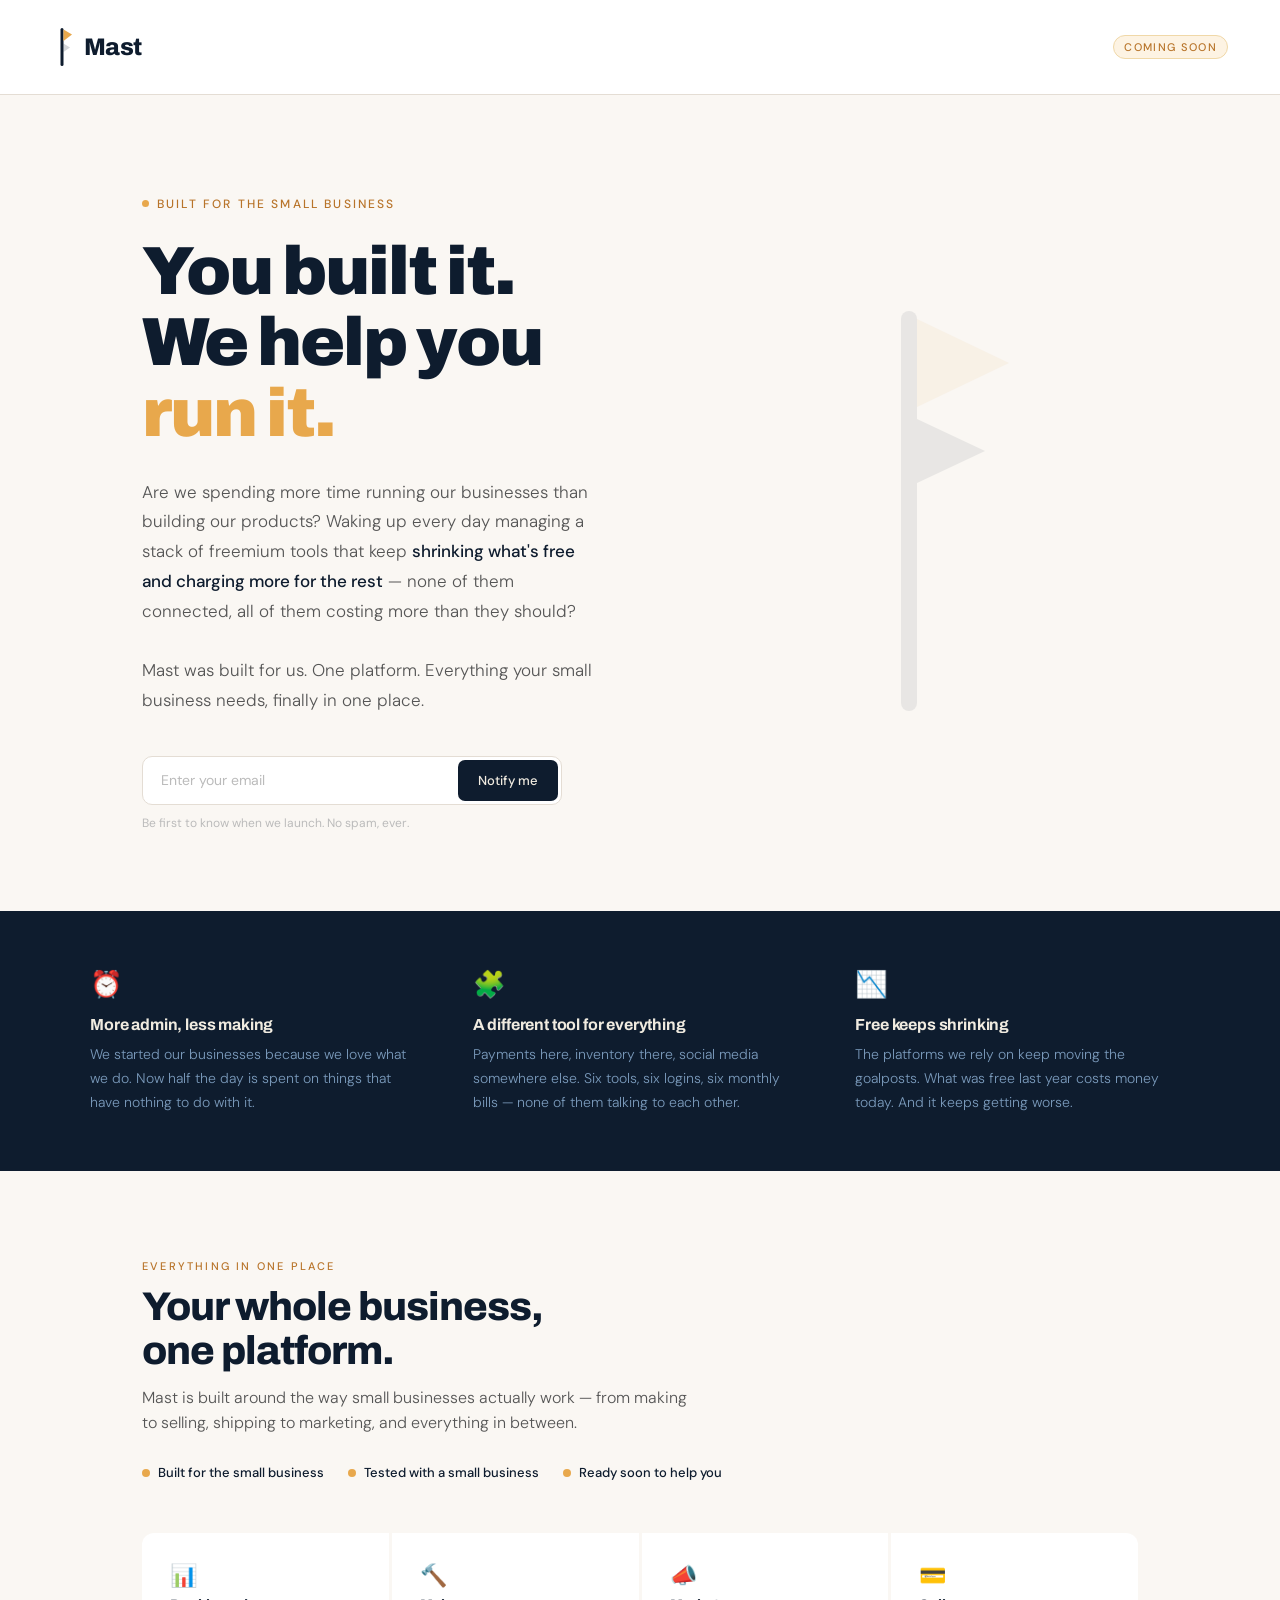
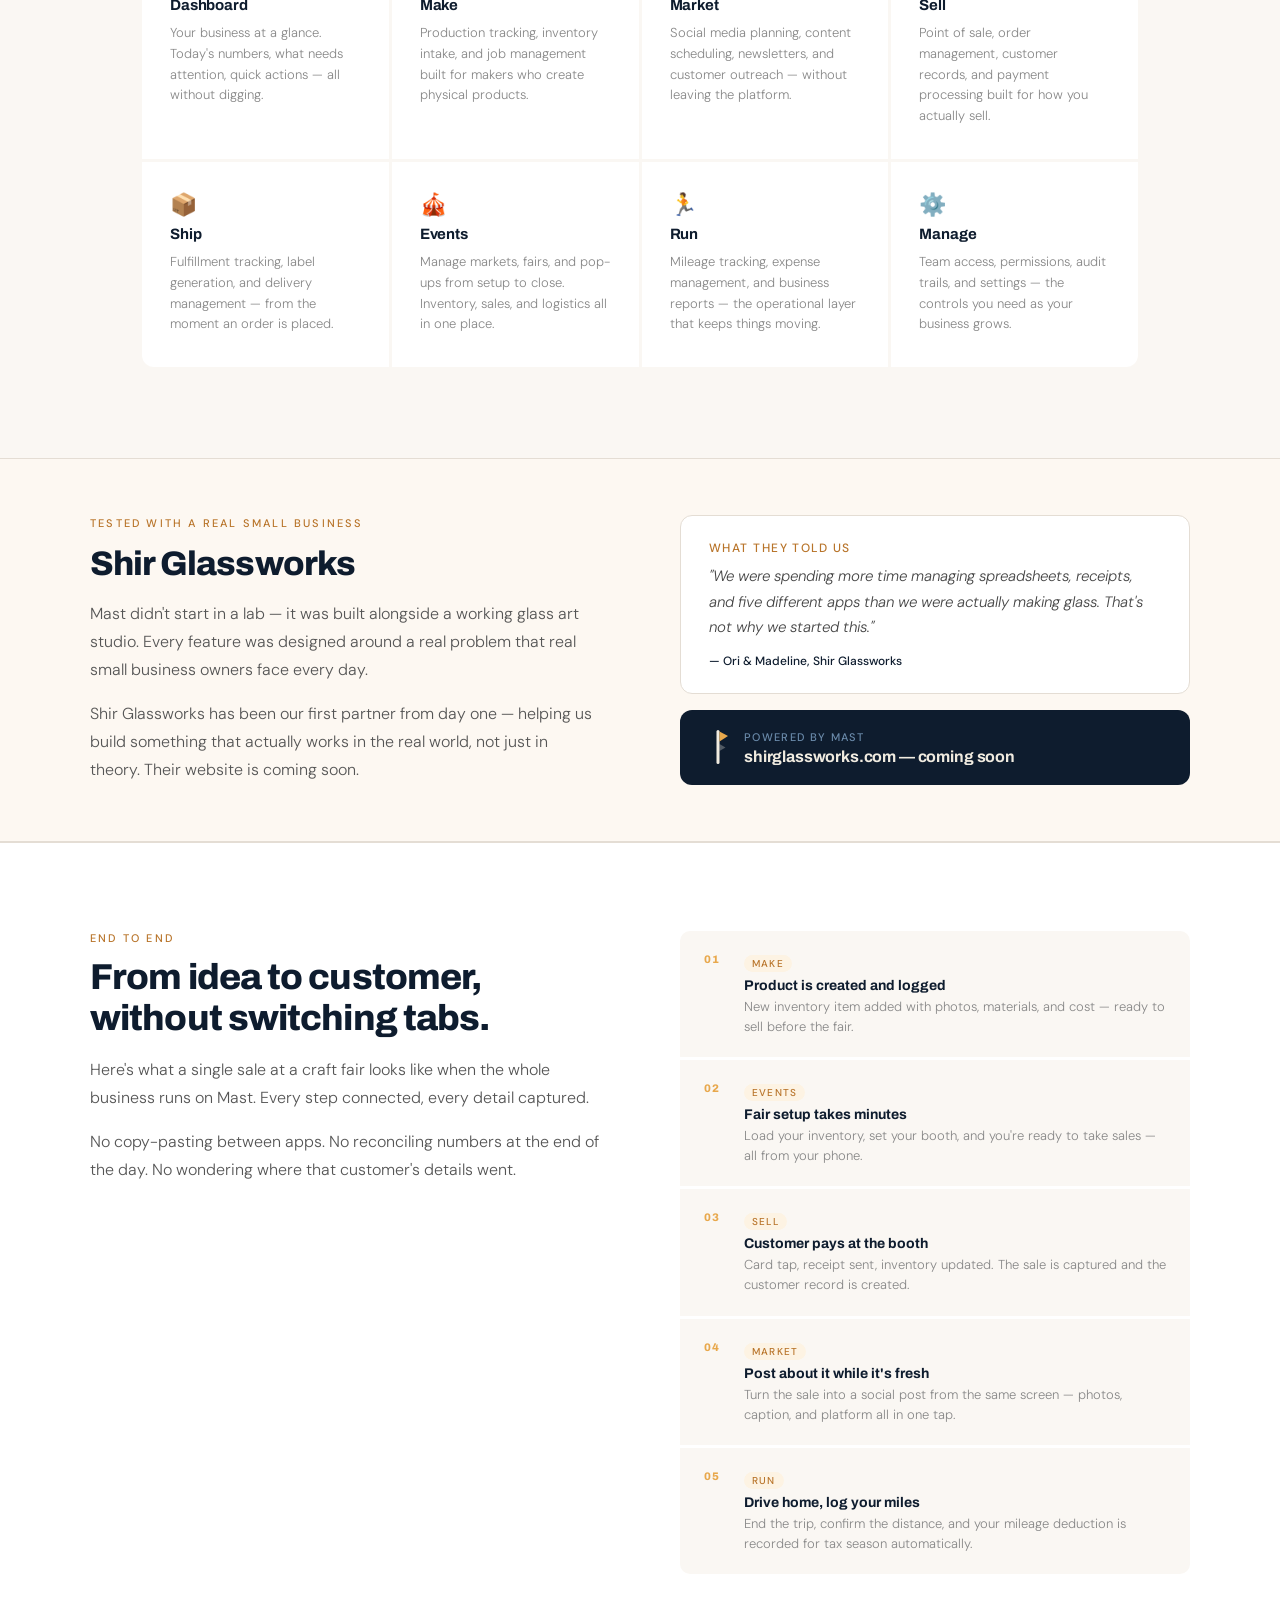
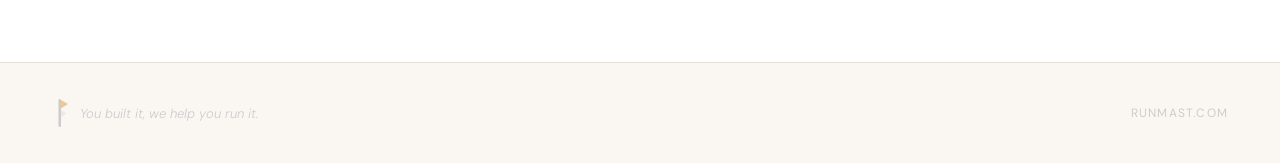
<file: brand/coming-soon-v2.html>
<!DOCTYPE html>
<html lang="en">
<head>
<meta charset="UTF-8">
<meta name="viewport" content="width=device-width, initial-scale=1.0">
<title>Mast — Your whole business, one platform.</title>
<meta name="description" content="Mast is the all-in-one platform for small businesses. Inventory, sales, marketing, shipping, and operations — finally in one place. Coming soon.">

<!-- Open Graph / Social Sharing -->
<meta property="og:type" content="website">
<meta property="og:url" content="https://runmast.com">
<meta property="og:title" content="Mast — Your whole business, one platform.">
<meta property="og:description" content="One platform for small businesses. Inventory, sales, marketing, shipping, and operations — finally in one place.">
<meta property="og:image" content="https://runmast.com/og-image.png">
<meta name="twitter:card" content="summary_large_image">
<meta name="twitter:title" content="Mast — Your whole business, one platform.">
<meta name="twitter:description" content="One platform for small businesses. Inventory, sales, marketing, shipping, and operations — finally in one place.">

<!-- Favicon (inline SVG data URI — the Mast mark) -->
<link rel="icon" type="image/svg+xml" href="data:image/svg+xml,%3Csvg xmlns='http://www.w3.org/2000/svg' width='32' height='32' viewBox='0 0 32 32'%3E%3Crect x='13' y='2' width='4' height='28' rx='2' fill='%230e1c2e'/%3E%3Cpath d='M17 4 L28 10 L17 17Z' fill='%23e8a84c'/%3E%3Cpath d='M17 19 L25 23.5 L17 28Z' fill='%230e1c2e' opacity='0.2'/%3E%3C/svg%3E">

<link href="https://fonts.googleapis.com/css2?family=Archivo:wght@700;800;900&family=DM+Sans:ital,wght@0,300;0,400;0,500;1,300&display=swap" rel="stylesheet">
<style>
  :root {
    --navy:   #0e1c2e;
    --cream:  #f0ebe0;
    --amber:  #e8a84c;
    --amber2: #b8742a;
    --text:   #1a1a1a;
    --muted:  #888;
    --soft:   #555;
    --border: #e4ddd4;
    --bg:     #faf7f3;
    --card:   #ffffff;
  }

  * { margin: 0; padding: 0; box-sizing: border-box; }
  html, body { height: 100%; }

  body {
    font-family: 'DM Sans', sans-serif;
    background: var(--bg);
    color: var(--text);
  }

  /* ── NAV ── */
  nav {
    padding: 28px 52px;
    display: flex;
    align-items: center;
    justify-content: space-between;
    border-bottom: 1px solid var(--border);
    background: #fff;
    position: sticky;
    top: 0;
    z-index: 10;
  }

  .logo-lockup {
    display: flex;
    align-items: center;
    gap: 12px;
    text-decoration: none;
  }

  .logo-wordmark {
    font-family: 'Archivo', sans-serif;
    font-weight: 800;
    font-size: 24px;
    letter-spacing: -0.025em;
    color: var(--navy);
  }

  .nav-badge {
    font-size: 11px;
    font-weight: 500;
    letter-spacing: 0.12em;
    text-transform: uppercase;
    color: var(--amber2);
    background: #fdf3e3;
    padding: 4px 10px;
    border-radius: 20px;
    border: 1px solid #f0d8a8;
  }

  /* ── HERO ── */
  .hero {
    padding: 96px 52px 80px;
    max-width: 1100px;
    margin: 0 auto;
    display: grid;
    grid-template-columns: 1fr 1fr;
    gap: 80px;
    align-items: center;
  }

  .hero-left {}

  .eyebrow {
    display: inline-flex;
    align-items: center;
    gap: 8px;
    font-size: 12px;
    font-weight: 500;
    letter-spacing: 0.18em;
    text-transform: uppercase;
    color: var(--amber2);
    margin-bottom: 24px;
  }

  .pulse {
    width: 7px;
    height: 7px;
    border-radius: 50%;
    background: var(--amber);
    animation: pulse 2s ease-in-out infinite;
  }

  @keyframes pulse {
    0%, 100% { opacity: 1; transform: scale(1); }
    50%       { opacity: 0.4; transform: scale(0.75); }
  }

  h1 {
    font-family: 'Archivo', sans-serif;
    font-weight: 900;
    font-size: clamp(44px, 5.5vw, 68px);
    letter-spacing: -0.03em;
    line-height: 1.05;
    color: var(--navy);
    margin-bottom: 28px;
  }

  h1 .amber { color: var(--amber); }

  .hero-body {
    font-size: 17px;
    font-weight: 300;
    line-height: 1.75;
    color: var(--soft);
    margin-bottom: 40px;
  }

  .hero-body strong {
    font-weight: 500;
    color: var(--navy);
  }

  /* Email form */
  .email-row {
    display: flex;
    gap: 0;
    border: 1.5px solid var(--border);
    border-radius: 10px;
    overflow: hidden;
    background: #fff;
    transition: border-color 0.2s;
    max-width: 420px;
  }
  .email-row:focus-within { border-color: var(--amber); }
  .email-row input {
    flex: 1;
    padding: 14px 18px;
    font-family: 'DM Sans', sans-serif;
    font-size: 14px;
    color: var(--text);
    background: transparent;
    border: none;
    outline: none;
  }
  .email-row input::placeholder { color: #bbb; }
  .email-row button {
    padding: 12px 20px;
    background: var(--navy);
    color: var(--cream);
    font-family: 'DM Sans', sans-serif;
    font-size: 13px;
    font-weight: 500;
    border: none;
    cursor: pointer;
    margin: 3px;
    border-radius: 7px;
    transition: background 0.2s;
    white-space: nowrap;
  }
  .email-row button:hover { background: #1a3050; }
  .form-note {
    font-size: 12px;
    color: #bbb;
    margin-top: 10px;
  }

  /* Hero right — big logo mark */
  .hero-right {
    display: flex;
    align-items: center;
    justify-content: center;
  }

  .hero-mark {
    display: flex;
    flex-direction: column;
    align-items: center;
    gap: 20px;
    opacity: 0.08;
  }

  /* ── PAIN STRIP ── */
  .pain-strip {
    background: var(--navy);
    padding: 56px 52px;
  }

  .pain-inner {
    max-width: 1100px;
    margin: 0 auto;
    display: grid;
    grid-template-columns: 1fr 1fr 1fr;
    gap: 48px;
  }

  .pain-item {}

  .pain-icon {
    font-size: 26px;
    margin-bottom: 14px;
    display: block;
  }

  .pain-item h3 {
    font-family: 'Archivo', sans-serif;
    font-weight: 700;
    font-size: 16px;
    letter-spacing: -0.01em;
    color: var(--cream);
    margin-bottom: 8px;
    line-height: 1.3;
  }

  .pain-item p {
    font-size: 14px;
    font-weight: 300;
    line-height: 1.7;
    color: #7a9abb;
  }

  /* ── MODULES ── */
  .modules-section {
    padding: 88px 52px;
    max-width: 1100px;
    margin: 0 auto;
  }

  .section-header {
    margin-bottom: 52px;
  }

  .section-eyebrow {
    font-size: 11px;
    font-weight: 500;
    letter-spacing: 0.2em;
    text-transform: uppercase;
    color: var(--amber2);
    margin-bottom: 12px;
  }

  .section-header h2 {
    font-family: 'Archivo', sans-serif;
    font-weight: 800;
    font-size: clamp(28px, 3.5vw, 40px);
    letter-spacing: -0.025em;
    color: var(--navy);
    line-height: 1.1;
  }

  .section-header p {
    font-size: 16px;
    font-weight: 300;
    color: var(--soft);
    margin-top: 12px;
    line-height: 1.6;
    max-width: 560px;
  }

  .modules-grid {
    display: grid;
    grid-template-columns: repeat(4, 1fr);
    gap: 3px;
    margin-bottom: 3px;
  }

  .module-card {
    background: var(--card);
    padding: 32px 28px;
    display: flex;
    flex-direction: column;
    gap: 10px;
    border-radius: 0;
    transition: background 0.15s;
    cursor: default;
  }

  .module-card:first-child { border-radius: 12px 0 0 0; }
  .module-card:nth-child(4) { border-radius: 0 12px 0 0; }
  .module-card:nth-child(5) { border-radius: 0 0 0 12px; }
  .module-card:last-child { border-radius: 0 0 12px 0; }

  .module-card:hover { background: #fdf8f3; }

  .module-icon {
    font-size: 22px;
    line-height: 1;
  }

  .module-name {
    font-family: 'Archivo', sans-serif;
    font-weight: 700;
    font-size: 15px;
    letter-spacing: -0.01em;
    color: var(--navy);
  }

  .module-desc {
    font-size: 13px;
    font-weight: 300;
    line-height: 1.6;
    color: var(--muted);
  }

  /* ── END TO END ── */
  .e2e-section {
    background: #fff;
    border-top: 1px solid var(--border);
    border-bottom: 1px solid var(--border);
    padding: 88px 52px;
  }

  .e2e-inner {
    max-width: 1100px;
    margin: 0 auto;
    display: grid;
    grid-template-columns: 1fr 1fr;
    gap: 80px;
    align-items: start;
  }

  .e2e-left h2 {
    font-family: 'Archivo', sans-serif;
    font-weight: 800;
    font-size: clamp(26px, 3vw, 36px);
    letter-spacing: -0.025em;
    color: var(--navy);
    line-height: 1.15;
    margin-bottom: 16px;
  }

  .e2e-left p {
    font-size: 16px;
    font-weight: 300;
    line-height: 1.75;
    color: var(--soft);
  }

  .e2e-left p + p {
    margin-top: 16px;
  }

  .e2e-right {
    display: flex;
    flex-direction: column;
    gap: 3px;
  }

  .step {
    background: var(--bg);
    padding: 20px 24px;
    display: flex;
    align-items: flex-start;
    gap: 16px;
    border-radius: 0;
  }

  .step:first-child { border-radius: 10px 10px 0 0; }
  .step:last-child  { border-radius: 0 0 10px 10px; }

  .step-num {
    font-family: 'Archivo', sans-serif;
    font-weight: 800;
    font-size: 11px;
    letter-spacing: 0.1em;
    color: var(--amber);
    min-width: 24px;
    padding-top: 2px;
  }

  .step-content {}

  .step-title {
    font-family: 'Archivo', sans-serif;
    font-weight: 700;
    font-size: 14px;
    color: var(--navy);
    margin-bottom: 4px;
  }

  .step-detail {
    font-size: 13px;
    font-weight: 300;
    color: var(--muted);
    line-height: 1.55;
  }

  .step-module {
    font-size: 10px;
    font-weight: 500;
    letter-spacing: 0.12em;
    text-transform: uppercase;
    color: var(--amber2);
    background: #fdf3e3;
    padding: 2px 8px;
    border-radius: 10px;
    display: inline-block;
    margin-bottom: 6px;
  }

  /* ── FOOTER ── */
  footer {
    padding: 36px 52px;
    display: flex;
    align-items: center;
    justify-content: space-between;
  }

  .footer-left {
    display: flex;
    align-items: center;
    gap: 12px;
  }

  .footer-tagline {
    font-size: 13px;
    font-weight: 300;
    font-style: italic;
    color: #ccc;
  }

  .footer-right {
    font-size: 12px;
    letter-spacing: 0.1em;
    text-transform: uppercase;
    color: #ccc;
  }

  /* ── RESPONSIVE ── */
  @media (max-width: 768px) {
    nav { padding: 20px 24px; }
    .hero { grid-template-columns: 1fr; padding: 56px 24px 48px; gap: 0; }
    .hero-right { display: none; }
    .email-row { max-width: 100%; }
    .pain-strip { padding: 48px 24px; }
    .pain-inner { grid-template-columns: 1fr; gap: 32px; }
    .modules-section { padding: 56px 24px; }
    .modules-grid { grid-template-columns: 1fr 1fr; }
    .module-card:first-child { border-radius: 12px 0 0 0; }
    .module-card:nth-child(4) { border-radius: 0; }
    .module-card:nth-child(2) { border-radius: 0 12px 0 0; }
    .module-card:nth-child(7) { border-radius: 0 0 0 12px; }
    .module-card:last-child { border-radius: 0 0 12px 0; }
    .tested-section { padding: 48px 24px !important; }
    .tested-grid { grid-template-columns: 1fr !important; gap: 32px !important; }
    .e2e-section { padding: 56px 24px; }
    .e2e-inner { grid-template-columns: 1fr; gap: 40px; }
    footer { padding: 24px; flex-direction: column; gap: 8px; }
  }
</style>
</head>
<body>

<!-- NAV -->
<nav>
  <a class="logo-lockup" href="#">
    <svg width="20" height="38" viewBox="0 0 20 38" fill="none">
      <rect x="8.5" y="0" width="3" height="38" rx="1.5" fill="#0e1c2e"/>
      <path d="M11.5 1.5 L20 6.5 L11.5 13 Z" fill="#e8a84c"/>
      <path d="M11.5 15.5 L18 19.5 L11.5 24 Z" fill="#0e1c2e" opacity="0.18"/>
    </svg>
    <span class="logo-wordmark">Mast</span>
  </a>
  <span class="nav-badge">Coming Soon</span>
</nav>

<!-- HERO -->
<div class="hero">
  <div class="hero-left">
    <div class="eyebrow"><span class="pulse"></span>Built for the small business</div>
    <h1>You built it.<br>We help you<br><span class="amber">run it.</span></h1>
    <p class="hero-body">
      Are we spending more time running our businesses than building our products? 
      Waking up every day managing a stack of freemium tools that keep 
      <strong>shrinking what's free and charging more for the rest</strong> — 
      none of them connected, all of them costing more than they should?
      <br><br>
      Mast was built for us. One platform. Everything your small business needs, finally in one place.
    </p>
    <form id="notify-form" class="email-row" action="https://formspree.io/f/xpwzgvkb" method="POST">
      <input type="email" name="email" placeholder="Enter your email" required/>
      <button type="submit">Notify me</button>
    </form>
    <p class="form-note" id="form-note">Be first to know when we launch. No spam, ever.</p>
  </div>

  <div class="hero-right">
    <!-- Large background mark -->
    <svg width="240" height="400" viewBox="0 0 240 400" fill="none" opacity="0.07">
      <rect x="112" y="0" width="16" height="400" rx="8" fill="#0e1c2e"/>
      <path d="M128 8 L220 52 L128 96 Z" fill="#e8a84c"/>
      <path d="M128 108 L196 140 L128 172 Z" fill="#0e1c2e"/>
    </svg>
  </div>
</div>

<!-- PAIN STRIP -->
<div class="pain-strip">
  <div class="pain-inner">
    <div class="pain-item">
      <span class="pain-icon">⏰</span>
      <h3>More admin, less making</h3>
      <p>We started our businesses because we love what we do. Now half the day is spent on things that have nothing to do with it.</p>
    </div>
    <div class="pain-item">
      <span class="pain-icon">🧩</span>
      <h3>A different tool for everything</h3>
      <p>Payments here, inventory there, social media somewhere else. Six tools, six logins, six monthly bills — none of them talking to each other.</p>
    </div>
    <div class="pain-item">
      <span class="pain-icon">📉</span>
      <h3>Free keeps shrinking</h3>
      <p>The platforms we rely on keep moving the goalposts. What was free last year costs money today. And it keeps getting worse.</p>
    </div>
  </div>
</div>

<!-- MODULES -->
<div class="modules-section">
  <div class="section-header">
    <div class="section-eyebrow">Everything in one place</div>
    <h2>Your whole business,<br>one platform.</h2>
    <p>Mast is built around the way small businesses actually work — from making to selling, shipping to marketing, and everything in between.</p>
    <div style="display:flex;gap:24px;margin-top:28px;flex-wrap:wrap;">
      <div style="display:flex;align-items:center;gap:8px;">
        <span style="width:8px;height:8px;border-radius:50%;background:#e8a84c;display:inline-block;"></span>
        <span style="font-size:13px;font-weight:500;color:#0e1c2e;">Built for the small business</span>
      </div>
      <div style="display:flex;align-items:center;gap:8px;">
        <span style="width:8px;height:8px;border-radius:50%;background:#e8a84c;display:inline-block;"></span>
        <span style="font-size:13px;font-weight:500;color:#0e1c2e;">Tested with a small business</span>
      </div>
      <div style="display:flex;align-items:center;gap:8px;">
        <span style="width:8px;height:8px;border-radius:50%;background:#e8a84c;display:inline-block;"></span>
        <span style="font-size:13px;font-weight:500;color:#0e1c2e;">Ready soon to help you</span>
      </div>
    </div>
  </div>

  <div class="modules-grid">
    <div class="module-card">
      <span class="module-icon">📊</span>
      <div class="module-name">Dashboard</div>
      <div class="module-desc">Your business at a glance. Today's numbers, what needs attention, quick actions — all without digging.</div>
    </div>
    <div class="module-card">
      <span class="module-icon">🔨</span>
      <div class="module-name">Make</div>
      <div class="module-desc">Production tracking, inventory intake, and job management built for makers who create physical products.</div>
    </div>
    <div class="module-card">
      <span class="module-icon">📣</span>
      <div class="module-name">Market</div>
      <div class="module-desc">Social media planning, content scheduling, newsletters, and customer outreach — without leaving the platform.</div>
    </div>
    <div class="module-card">
      <span class="module-icon">💳</span>
      <div class="module-name">Sell</div>
      <div class="module-desc">Point of sale, order management, customer records, and payment processing built for how you actually sell.</div>
    </div>
    <div class="module-card">
      <span class="module-icon">📦</span>
      <div class="module-name">Ship</div>
      <div class="module-desc">Fulfillment tracking, label generation, and delivery management — from the moment an order is placed.</div>
    </div>
    <div class="module-card">
      <span class="module-icon">🎪</span>
      <div class="module-name">Events</div>
      <div class="module-desc">Manage markets, fairs, and pop-ups from setup to close. Inventory, sales, and logistics all in one place.</div>
    </div>
    <div class="module-card">
      <span class="module-icon">🏃</span>
      <div class="module-name">Run</div>
      <div class="module-desc">Mileage tracking, expense management, and business reports — the operational layer that keeps things moving.</div>
    </div>
    <div class="module-card">
      <span class="module-icon">⚙️</span>
      <div class="module-name">Manage</div>
      <div class="module-desc">Team access, permissions, audit trails, and settings — the controls you need as your business grows.</div>
    </div>
  </div>
</div>

<!-- TESTED WITH -->
<div class="tested-section" style="background:#fdf8f2;border-top:1px solid #e4ddd4;border-bottom:1px solid #e4ddd4;padding:56px 52px;">
  <div class="tested-grid" style="max-width:1100px;margin:0 auto;display:grid;grid-template-columns:1fr 1fr;gap:80px;align-items:center;">

    <div>
      <div style="font-size:11px;font-weight:500;letter-spacing:0.2em;text-transform:uppercase;color:#b8742a;margin-bottom:14px;">Tested with a real small business</div>
      <h2 style="font-family:'Archivo',sans-serif;font-weight:800;font-size:clamp(24px,3vw,34px);letter-spacing:-0.025em;color:#0e1c2e;line-height:1.15;margin-bottom:16px;">Shir Glassworks</h2>
      <p style="font-size:16px;font-weight:300;line-height:1.75;color:#555;margin-bottom:16px;">
        Mast didn't start in a lab — it was built alongside a working glass art studio. 
        Every feature was designed around a real problem that real small business owners face every day.
      </p>
      <p style="font-size:16px;font-weight:300;line-height:1.75;color:#555;">
        Shir Glassworks has been our first partner from day one — helping us build something that actually works in the real world, not just in theory.
        Their website is coming soon.
      </p>
    </div>

    <div style="display:flex;flex-direction:column;gap:16px;">
      <div style="background:#fff;border-radius:12px;padding:24px 28px;border:1px solid #e4ddd4;">
        <div style="font-size:12px;font-weight:500;letter-spacing:0.12em;text-transform:uppercase;color:#b8742a;margin-bottom:8px;">What they told us</div>
        <p style="font-size:15px;font-weight:300;line-height:1.7;color:#444;font-style:italic;">"We were spending more time managing spreadsheets, receipts, and five different apps than we were actually making glass. That's not why we started this."</p>
        <p style="font-size:12px;font-weight:500;color:#0e1c2e;margin-top:12px;">— Ori &amp; Madeline, Shir Glassworks</p>
      </div>
      <div style="background:#0e1c2e;border-radius:12px;padding:20px 28px;display:flex;align-items:center;gap:16px;">
        <svg width="20" height="34" viewBox="0 0 20 34" fill="none" style="flex-shrink:0;">
          <rect x="8.5" y="0" width="3" height="34" rx="1.5" fill="#f0ebe0"/>
          <path d="M11.5 1.5 L20 6 L11.5 11.5 Z" fill="#e8a84c"/>
          <path d="M11.5 14 L17.5 17.5 L11.5 21 Z" fill="#f0ebe0" opacity="0.3"/>
        </svg>
        <div>
          <div style="font-size:11px;font-weight:500;letter-spacing:0.12em;text-transform:uppercase;color:#6a8aaa;margin-bottom:4px;">Powered by Mast</div>
          <div style="font-family:'Archivo',sans-serif;font-weight:700;font-size:16px;color:#f0ebe0;letter-spacing:-0.01em;">shirglassworks.com — coming soon</div>
        </div>
      </div>
    </div>

  </div>
</div>

<!-- END TO END -->
<div class="e2e-section">
  <div class="e2e-inner">

    <div class="e2e-left">
      <div class="section-eyebrow" style="font-size:11px;font-weight:500;letter-spacing:0.2em;text-transform:uppercase;color:var(--amber2);margin-bottom:12px;">End to end</div>
      <h2>From idea to customer, without switching tabs.</h2>
      <p>Here's what a single sale at a craft fair looks like when the whole business runs on Mast. Every step connected, every detail captured.</p>
      <p>No copy-pasting between apps. No reconciling numbers at the end of the day. No wondering where that customer's details went.</p>
    </div>

    <div class="e2e-right">
      <div class="step">
        <span class="step-num">01</span>
        <div class="step-content">
          <div class="step-module">Make</div>
          <div class="step-title">Product is created and logged</div>
          <div class="step-detail">New inventory item added with photos, materials, and cost — ready to sell before the fair.</div>
        </div>
      </div>
      <div class="step">
        <span class="step-num">02</span>
        <div class="step-content">
          <div class="step-module">Events</div>
          <div class="step-title">Fair setup takes minutes</div>
          <div class="step-detail">Load your inventory, set your booth, and you're ready to take sales — all from your phone.</div>
        </div>
      </div>
      <div class="step">
        <span class="step-num">03</span>
        <div class="step-content">
          <div class="step-module">Sell</div>
          <div class="step-title">Customer pays at the booth</div>
          <div class="step-detail">Card tap, receipt sent, inventory updated. The sale is captured and the customer record is created.</div>
        </div>
      </div>
      <div class="step">
        <span class="step-num">04</span>
        <div class="step-content">
          <div class="step-module">Market</div>
          <div class="step-title">Post about it while it's fresh</div>
          <div class="step-detail">Turn the sale into a social post from the same screen — photos, caption, and platform all in one tap.</div>
        </div>
      </div>
      <div class="step">
        <span class="step-num">05</span>
        <div class="step-content">
          <div class="step-module">Run</div>
          <div class="step-title">Drive home, log your miles</div>
          <div class="step-detail">End the trip, confirm the distance, and your mileage deduction is recorded for tax season automatically.</div>
        </div>
      </div>
    </div>

  </div>
</div>

<!-- FOOTER -->
<footer>
  <div class="footer-left">
    <svg width="16" height="28" viewBox="0 0 16 28" fill="none">
      <rect x="6.5" y="0" width="2.5" height="28" rx="1.25" fill="#ccc"/>
      <path d="M9 1 L16 5 L9 9.5 Z" fill="#e8a84c" opacity="0.6"/>
      <path d="M9 11 L14.5 14.5 L9 18 Z" fill="#ccc" opacity="0.3"/>
    </svg>
    <span class="footer-tagline">You built it, we help you run it.</span>
  </div>
  <span class="footer-right">runmast.com</span>
</footer>

<script>
// Email capture form — submits to Formspree
// TODO: Replace the Formspree form ID in the <form> action attribute
//       1. Go to https://formspree.io → Create free account
//       2. Create a new form → copy the form ID (e.g., "xpwzgvkb")
//       3. Update the action URL: https://formspree.io/f/{YOUR_FORM_ID}
//       Submissions will appear in Formspree dashboard + email notifications

(function() {
  var form = document.getElementById('notify-form');
  var note = document.getElementById('form-note');
  var btn = form.querySelector('button');

  form.addEventListener('submit', function(e) {
    e.preventDefault();

    var email = form.querySelector('input[name="email"]').value;
    if (!email) return;

    btn.textContent = 'Sending...';
    btn.disabled = true;

    fetch(form.action, {
      method: 'POST',
      headers: { 'Accept': 'application/json', 'Content-Type': 'application/json' },
      body: JSON.stringify({ email: email })
    })
    .then(function(r) {
      if (r.ok) {
        form.querySelector('input').value = '';
        form.querySelector('input').style.display = 'none';
        btn.textContent = 'You\'re in!';
        btn.style.background = '#2d6a4f';
        note.textContent = 'We\'ll let you know when Mast is ready.';
        note.style.color = '#2d6a4f';
      } else {
        throw new Error('Form submission failed');
      }
    })
    .catch(function() {
      btn.textContent = 'Try again';
      btn.disabled = false;
      note.textContent = 'Something went wrong — please try again.';
      note.style.color = '#c0392b';
    });
  });
})();
</script>

</body>
</html>
</file>
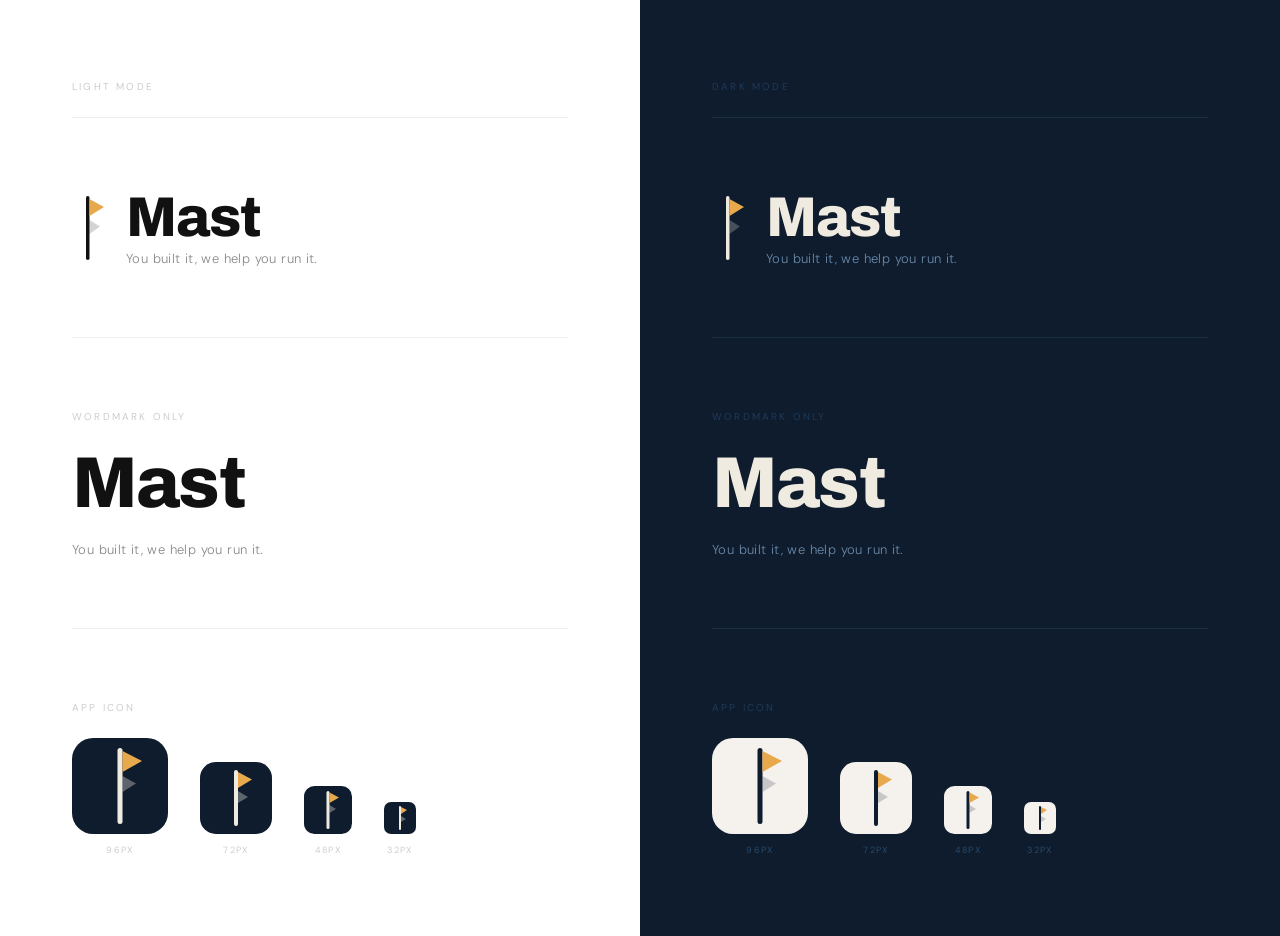
<file: brand/logo-v5.html>
<!DOCTYPE html>
<html lang="en">
<head>
<meta charset="UTF-8">
<meta name="viewport" content="width=device-width, initial-scale=1.0">
<title>Mast — Final Direction</title>
<link href="https://fonts.googleapis.com/css2?family=Archivo:wght@700;800;900&family=DM+Sans:wght@300;400&display=swap" rel="stylesheet">
<style>
  * { margin: 0; padding: 0; box-sizing: border-box; }
  body {
    font-family: 'DM Sans', sans-serif;
    display: grid;
    grid-template-columns: 1fr 1fr;
    min-height: 100vh;
    gap: 0;
  }

  /* ── LIGHT MODE ── */
  .light {
    background: #ffffff;
    padding: 80px 72px;
    display: flex;
    flex-direction: column;
    justify-content: center;
    gap: 72px;
  }

  /* ── DARK MODE ── */
  .dark {
    background: #0e1c2e;
    padding: 80px 72px;
    display: flex;
    flex-direction: column;
    justify-content: center;
    gap: 72px;
  }

  /* ── LOGO LOCKUP ── */
  .lockup {
    display: flex;
    align-items: center;
    gap: 22px;
  }

  .lockup-full {
    display: flex;
    flex-direction: column;
    align-items: flex-start;
    gap: 0;
  }

  .wordmark-tagline {
    display: flex;
    flex-direction: column;
    gap: 6px;
  }

  .wm-light {
    font-family: 'Archivo', sans-serif;
    font-weight: 800;
    font-size: 56px;
    letter-spacing: -0.025em;
    color: #111111;
    line-height: 1;
  }

  .wm-dark {
    font-family: 'Archivo', sans-serif;
    font-weight: 800;
    font-size: 56px;
    letter-spacing: -0.025em;
    color: #f0ebe0;
    line-height: 1;
  }

  .tag-light {
    font-family: 'DM Sans', sans-serif;
    font-weight: 300;
    font-size: 13px;
    letter-spacing: 0.03em;
    color: #888;
    line-height: 1;
  }

  .tag-dark {
    font-family: 'DM Sans', sans-serif;
    font-weight: 300;
    font-size: 13px;
    letter-spacing: 0.03em;
    color: #6a8aaa;
    line-height: 1;
  }

  /* ── SECTION LABEL ── */
  .section-label {
    font-size: 10px;
    letter-spacing: 0.22em;
    text-transform: uppercase;
    margin-bottom: -48px;
  }
  .section-label-light { color: #ccc; }
  .section-label-dark  { color: #1e3a5a; }

  /* ── DIVIDER ── */
  .divider-light { width: 100%; height: 1px; background: #eee; }
  .divider-dark  { width: 100%; height: 1px; background: #1a2e44; }

  /* ── ICON SIZES ── */
  .icon-row {
    display: flex;
    align-items: flex-end;
    gap: 32px;
  }
  .icon-item {
    display: flex;
    flex-direction: column;
    align-items: center;
    gap: 10px;
  }
  .icon-size-label {
    font-size: 9px;
    letter-spacing: 0.15em;
    text-transform: uppercase;
  }
  .icon-size-label-light { color: #ccc; }
  .icon-size-label-dark  { color: #2a4a6a; }

  .app-icon {
    border-radius: 22%;
    display: flex;
    align-items: center;
    justify-content: center;
  }
  .app-icon-light { background: #0e1c2e; }
  .app-icon-dark  { background: #f5f2ee; }

</style>
</head>
<body>

<!-- ══════════════════════════════ LIGHT MODE ══════════════════════════════ -->
<div class="light">

  <div class="section-label section-label-light">Light mode</div>
  <div class="divider-light"></div>

  <!-- Primary lockup: icon left, wordmark+tagline right -->
  <div>
    <div class="lockup">
      <!-- The pole + two flags, no crossbeam -->
      <svg width="32" height="64" viewBox="0 0 32 64" fill="none" xmlns="http://www.w3.org/2000/svg">
        <!-- pole -->
        <rect x="14" y="0" width="3.5" height="64" rx="1.75" fill="#111111"/>
        <!-- flag 1: upper, larger, amber -->
        <path d="M17.5 3 L32 11 L17.5 20 Z" fill="#e8a84c"/>
        <!-- flag 2: lower, smaller, dark -->
        <path d="M17.5 24 L28 30.5 L17.5 38 Z" fill="#111111" opacity="0.18"/>
      </svg>
      <div class="wordmark-tagline">
        <div class="wm-light">Mast</div>
        <div class="tag-light">You built it, we help you run it.</div>
      </div>
    </div>
  </div>

  <div class="divider-light"></div>

  <!-- Wordmark only (no icon) -->
  <div class="section-label section-label-light">Wordmark only</div>
  <div class="wm-light" style="font-size:72px;">Mast</div>
  <div class="tag-light" style="margin-top:-48px;">You built it, we help you run it.</div>

  <div class="divider-light"></div>

  <!-- Icon at multiple sizes -->
  <div class="section-label section-label-light">App icon</div>
  <div class="icon-row">

    <div class="icon-item">
      <div class="app-icon app-icon-light" style="width:96px;height:96px;">
        <svg width="44" height="76" viewBox="0 0 44 76" fill="none">
          <rect x="19.5" y="0" width="5" height="76" rx="2.5" fill="#f0ebe0"/>
          <path d="M24.5 3 L44 13 L24.5 24 Z" fill="#e8a84c"/>
          <path d="M24.5 28 L38 35.5 L24.5 44 Z" fill="#f0ebe0" opacity="0.35"/>
        </svg>
      </div>
      <span class="icon-size-label icon-size-label-light">96px</span>
    </div>

    <div class="icon-item">
      <div class="app-icon app-icon-light" style="width:72px;height:72px;">
        <svg width="32" height="56" viewBox="0 0 32 56" fill="none">
          <rect x="14" y="0" width="4" height="56" rx="2" fill="#f0ebe0"/>
          <path d="M18 2 L32 9.5 L18 18 Z" fill="#e8a84c"/>
          <path d="M18 21 L28 27 L18 33 Z" fill="#f0ebe0" opacity="0.35"/>
        </svg>
      </div>
      <span class="icon-size-label icon-size-label-light">72px</span>
    </div>

    <div class="icon-item">
      <div class="app-icon app-icon-light" style="width:48px;height:48px;">
        <svg width="22" height="38" viewBox="0 0 22 38" fill="none">
          <rect x="9.5" y="0" width="3" height="38" rx="1.5" fill="#f0ebe0"/>
          <path d="M12.5 1.5 L22 6.5 L12.5 12 Z" fill="#e8a84c"/>
          <path d="M12.5 14 L19 18 L12.5 22 Z" fill="#f0ebe0" opacity="0.35"/>
        </svg>
      </div>
      <span class="icon-size-label icon-size-label-light">48px</span>
    </div>

    <div class="icon-item">
      <div class="app-icon app-icon-light" style="width:32px;height:32px;">
        <svg width="14" height="24" viewBox="0 0 14 24" fill="none">
          <rect x="6" y="0" width="2" height="24" rx="1" fill="#f0ebe0"/>
          <path d="M8 1 L14 4 L8 8 Z" fill="#e8a84c"/>
          <path d="M8 10 L13 13 L8 16 Z" fill="#f0ebe0" opacity="0.35"/>
        </svg>
      </div>
      <span class="icon-size-label icon-size-label-light">32px</span>
    </div>

  </div>

</div>

<!-- ══════════════════════════════ DARK MODE ══════════════════════════════ -->
<div class="dark">

  <div class="section-label section-label-dark">Dark mode</div>
  <div class="divider-dark"></div>

  <!-- Primary lockup -->
  <div>
    <div class="lockup">
      <svg width="32" height="64" viewBox="0 0 32 64" fill="none">
        <rect x="14" y="0" width="3.5" height="64" rx="1.75" fill="#f0ebe0"/>
        <path d="M17.5 3 L32 11 L17.5 20 Z" fill="#e8a84c"/>
        <path d="M17.5 24 L28 30.5 L17.5 38 Z" fill="#f0ebe0" opacity="0.25"/>
      </svg>
      <div class="wordmark-tagline">
        <div class="wm-dark">Mast</div>
        <div class="tag-dark">You built it, we help you run it.</div>
      </div>
    </div>
  </div>

  <div class="divider-dark"></div>

  <!-- Wordmark only -->
  <div class="section-label section-label-dark">Wordmark only</div>
  <div class="wm-dark" style="font-size:72px;">Mast</div>
  <div class="tag-dark" style="margin-top:-48px;">You built it, we help you run it.</div>

  <div class="divider-dark"></div>

  <!-- Icon sizes -->
  <div class="section-label section-label-dark">App icon</div>
  <div class="icon-row">

    <div class="icon-item">
      <div class="app-icon app-icon-dark" style="width:96px;height:96px;">
        <svg width="44" height="76" viewBox="0 0 44 76" fill="none">
          <rect x="19.5" y="0" width="5" height="76" rx="2.5" fill="#0e1c2e"/>
          <path d="M24.5 3 L44 13 L24.5 24 Z" fill="#e8a84c"/>
          <path d="M24.5 28 L38 35.5 L24.5 44 Z" fill="#0e1c2e" opacity="0.2"/>
        </svg>
      </div>
      <span class="icon-size-label icon-size-label-dark">96px</span>
    </div>

    <div class="icon-item">
      <div class="app-icon app-icon-dark" style="width:72px;height:72px;">
        <svg width="32" height="56" viewBox="0 0 32 56" fill="none">
          <rect x="14" y="0" width="4" height="56" rx="2" fill="#0e1c2e"/>
          <path d="M18 2 L32 9.5 L18 18 Z" fill="#e8a84c"/>
          <path d="M18 21 L28 27 L18 33 Z" fill="#0e1c2e" opacity="0.2"/>
        </svg>
      </div>
      <span class="icon-size-label icon-size-label-dark">72px</span>
    </div>

    <div class="icon-item">
      <div class="app-icon app-icon-dark" style="width:48px;height:48px;">
        <svg width="22" height="38" viewBox="0 0 22 38" fill="none">
          <rect x="9.5" y="0" width="3" height="38" rx="1.5" fill="#0e1c2e"/>
          <path d="M12.5 1.5 L22 6.5 L12.5 12 Z" fill="#e8a84c"/>
          <path d="M12.5 14 L19 18 L12.5 22 Z" fill="#0e1c2e" opacity="0.2"/>
        </svg>
      </div>
      <span class="icon-size-label icon-size-label-dark">48px</span>
    </div>

    <div class="icon-item">
      <div class="app-icon app-icon-dark" style="width:32px;height:32px;">
        <svg width="14" height="24" viewBox="0 0 14 24" fill="none">
          <rect x="6" y="0" width="2" height="24" rx="1" fill="#0e1c2e"/>
          <path d="M8 1 L14 4 L8 8 Z" fill="#e8a84c"/>
          <path d="M8 10 L13 13 L8 16 Z" fill="#0e1c2e" opacity="0.2"/>
        </svg>
      </div>
      <span class="icon-size-label icon-size-label-dark">32px</span>
    </div>

  </div>

</div>

</body>
</html>
</file>
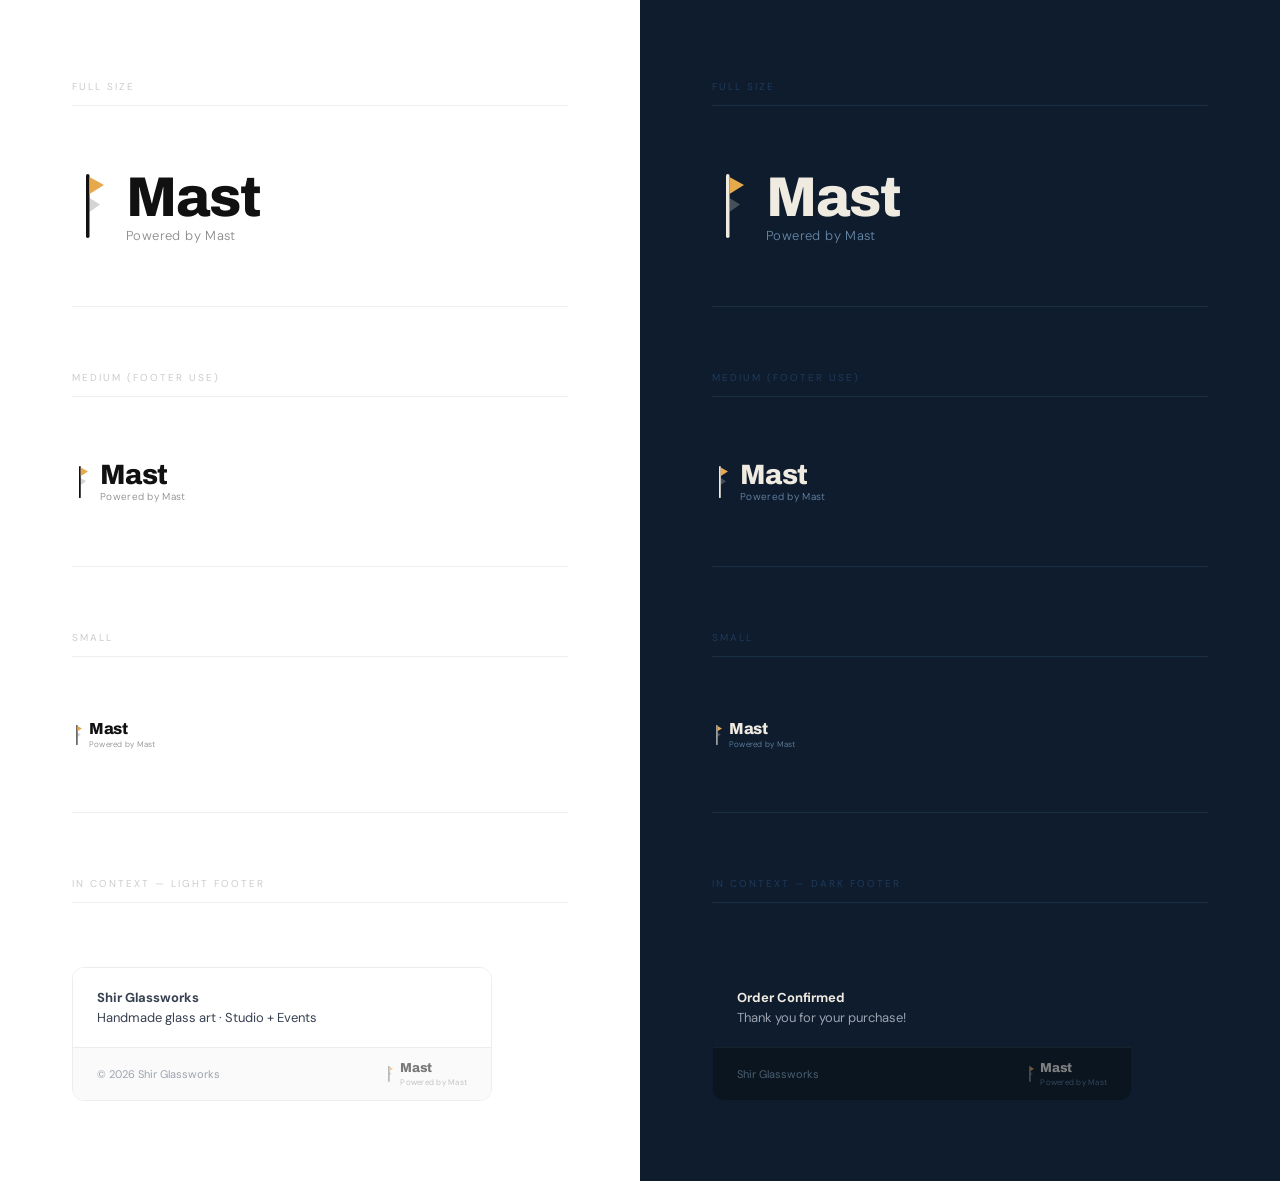
<file: brand/powered-by-v2.html>
<!DOCTYPE html>
<html lang="en">
<head>
<meta charset="UTF-8">
<title>Powered by Mast — Lockup</title>
<link href="https://fonts.googleapis.com/css2?family=Archivo:wght@800&family=DM+Sans:wght@300;400&display=swap" rel="stylesheet">
<style>
  *, *::before, *::after { box-sizing: border-box; margin: 0; padding: 0; }
  body {
    font-family: 'DM Sans', sans-serif;
    display: grid;
    grid-template-columns: 1fr 1fr;
    min-height: 100vh;
  }

  .panel {
    padding: 80px 72px;
    display: flex;
    flex-direction: column;
    justify-content: center;
    gap: 64px;
  }
  .light { background: #ffffff; }
  .navy  { background: #0e1c2e; }

  .section-label {
    font-size: 10px;
    letter-spacing: 0.2em;
    text-transform: uppercase;
    margin-bottom: -52px;
  }
  .sl-light { color: #ccc; }
  .sl-dark  { color: #1e3a5a; }

  .divider-light { width: 100%; height: 1px; background: #eee; }
  .divider-dark  { width: 100%; height: 1px; background: #1a2e44; }

  /* ── THE LOCKUP ── */
  .lockup {
    display: inline-flex;
    align-items: center;
    gap: 14px;
    text-decoration: none;
  }

  .wordmark-stack {
    display: flex;
    flex-direction: column;
    gap: 3px;
  }

  .wm {
    font-family: 'Archivo', sans-serif;
    font-weight: 800;
    letter-spacing: -0.025em;
    line-height: 1;
  }
  .wm-light { color: #111111; }
  .wm-dark  { color: #f0ebe0; }

  .powered-by {
    font-family: 'DM Sans', sans-serif;
    font-weight: 300;
    letter-spacing: 0.03em;
    line-height: 1;
  }
  .pb-light { color: #888; }
  .pb-dark  { color: #6a8aaa; }

  /* ── SIZES ── */
  .size-full .wm     { font-size: 56px; }
  .size-full .powered-by { font-size: 13px; }
  .size-full { gap: 22px; }
  .size-full svg { width: 32px; height: 64px; }

  .size-md .wm     { font-size: 28px; }
  .size-md .powered-by { font-size: 10px; }
  .size-md { gap: 12px; }
  .size-md svg { width: 16px; height: 32px; }

  .size-sm .wm     { font-size: 16px; }
  .size-sm .powered-by { font-size: 8px; }
  .size-sm { gap: 7px; }
  .size-sm svg { width: 10px; height: 20px; }

  /* ── IN-CONTEXT FOOTER ── */
  .mock-card {
    border-radius: 12px;
    overflow: hidden;
    border: 1px solid rgba(14,28,46,0.08);
    max-width: 420px;
  }
  .mock-body {
    padding: 20px 24px;
    font-size: 13px;
    color: #374151;
    line-height: 1.5;
  }
  .mock-body.dk { background: #0e1c2e; color: #9ca3af; }
  .mock-body.lt { background: white; }
  .mock-footer {
    padding: 14px 24px;
    display: flex;
    align-items: center;
    justify-content: space-between;
    font-size: 11px;
  }
  .mock-footer.lt {
    background: #fafafa;
    border-top: 1px solid rgba(14,28,46,0.06);
    color: #9ca3af;
  }
  .mock-footer.dk {
    background: #0a1520;
    border-top: 1px solid rgba(240,235,224,0.06);
    color: #4b6070;
  }
</style>
</head>
<body>

<!-- ═══ LIGHT ═══ -->
<div class="panel light">

  <div class="section-label sl-light">Full size</div>
  <div class="divider-light"></div>

  <a href="https://runmast.com" class="lockup size-full">
    <svg viewBox="0 0 32 64" fill="none">
      <rect x="14" y="0" width="3.5" height="64" rx="1.75" fill="#111111"/>
      <path d="M17.5 3 L32 11 L17.5 20 Z" fill="#e8a84c"/>
      <path d="M17.5 24 L28 30.5 L17.5 38 Z" fill="#111111" opacity="0.18"/>
    </svg>
    <div class="wordmark-stack">
      <div class="wm wm-light">Mast</div>
      <div class="powered-by pb-light">Powered by Mast</div>
    </div>
  </a>

  <div class="divider-light"></div>
  <div class="section-label sl-light">Medium (footer use)</div>
  <div class="divider-light"></div>

  <a href="https://runmast.com" class="lockup size-md">
    <svg viewBox="0 0 32 64" fill="none">
      <rect x="14" y="0" width="3.5" height="64" rx="1.75" fill="#111111"/>
      <path d="M17.5 3 L32 11 L17.5 20 Z" fill="#e8a84c"/>
      <path d="M17.5 24 L28 30.5 L17.5 38 Z" fill="#111111" opacity="0.18"/>
    </svg>
    <div class="wordmark-stack">
      <div class="wm wm-light">Mast</div>
      <div class="powered-by pb-light">Powered by Mast</div>
    </div>
  </a>

  <div class="divider-light"></div>
  <div class="section-label sl-light">Small</div>
  <div class="divider-light"></div>

  <a href="https://runmast.com" class="lockup size-sm">
    <svg viewBox="0 0 32 64" fill="none">
      <rect x="14" y="0" width="3.5" height="64" rx="1.75" fill="#111111"/>
      <path d="M17.5 3 L32 11 L17.5 20 Z" fill="#e8a84c"/>
      <path d="M17.5 24 L28 30.5 L17.5 38 Z" fill="#111111" opacity="0.18"/>
    </svg>
    <div class="wordmark-stack">
      <div class="wm wm-light">Mast</div>
      <div class="powered-by pb-light">Powered by Mast</div>
    </div>
  </a>

  <div class="divider-light"></div>
  <div class="section-label sl-light">In context — light footer</div>
  <div class="divider-light"></div>

  <div class="mock-card">
    <div class="mock-body lt"><strong>Shir Glassworks</strong><br>Handmade glass art · Studio + Events</div>
    <div class="mock-footer lt">
      <span>© 2026 Shir Glassworks</span>
      <a href="https://runmast.com" class="lockup size-sm" style="opacity:0.55; text-decoration:none;">
        <svg viewBox="0 0 32 64" fill="none" style="width:8px;height:16px;">
          <rect x="14" y="0" width="3.5" height="64" rx="1.75" fill="#111111"/>
          <path d="M17.5 3 L32 11 L17.5 20 Z" fill="#e8a84c"/>
          <path d="M17.5 24 L28 30.5 L17.5 38 Z" fill="#111111" opacity="0.18"/>
        </svg>
        <div class="wordmark-stack">
          <div class="wm wm-light" style="font-size:13px">Mast</div>
          <div class="powered-by pb-light" style="font-size:8px">Powered by Mast</div>
        </div>
      </a>
    </div>
  </div>

</div>

<!-- ═══ DARK ═══ -->
<div class="panel navy">

  <div class="section-label sl-dark">Full size</div>
  <div class="divider-dark"></div>

  <a href="https://runmast.com" class="lockup size-full">
    <svg viewBox="0 0 32 64" fill="none">
      <rect x="14" y="0" width="3.5" height="64" rx="1.75" fill="#f0ebe0"/>
      <path d="M17.5 3 L32 11 L17.5 20 Z" fill="#e8a84c"/>
      <path d="M17.5 24 L28 30.5 L17.5 38 Z" fill="#f0ebe0" opacity="0.25"/>
    </svg>
    <div class="wordmark-stack">
      <div class="wm wm-dark">Mast</div>
      <div class="powered-by pb-dark">Powered by Mast</div>
    </div>
  </a>

  <div class="divider-dark"></div>
  <div class="section-label sl-dark">Medium (footer use)</div>
  <div class="divider-dark"></div>

  <a href="https://runmast.com" class="lockup size-md">
    <svg viewBox="0 0 32 64" fill="none">
      <rect x="14" y="0" width="3.5" height="64" rx="1.75" fill="#f0ebe0"/>
      <path d="M17.5 3 L32 11 L17.5 20 Z" fill="#e8a84c"/>
      <path d="M17.5 24 L28 30.5 L17.5 38 Z" fill="#f0ebe0" opacity="0.25"/>
    </svg>
    <div class="wordmark-stack">
      <div class="wm wm-dark">Mast</div>
      <div class="powered-by pb-dark">Powered by Mast</div>
    </div>
  </a>

  <div class="divider-dark"></div>
  <div class="section-label sl-dark">Small</div>
  <div class="divider-dark"></div>

  <a href="https://runmast.com" class="lockup size-sm">
    <svg viewBox="0 0 32 64" fill="none">
      <rect x="14" y="0" width="3.5" height="64" rx="1.75" fill="#f0ebe0"/>
      <path d="M17.5 3 L32 11 L17.5 20 Z" fill="#e8a84c"/>
      <path d="M17.5 24 L28 30.5 L17.5 38 Z" fill="#f0ebe0" opacity="0.25"/>
    </svg>
    <div class="wordmark-stack">
      <div class="wm wm-dark">Mast</div>
      <div class="powered-by pb-dark">Powered by Mast</div>
    </div>
  </a>

  <div class="divider-dark"></div>
  <div class="section-label sl-dark">In context — dark footer</div>
  <div class="divider-dark"></div>

  <div class="mock-card">
    <div class="mock-body dk"><strong style="color:#f0ebe0">Order Confirmed</strong><br>Thank you for your purchase!</div>
    <div class="mock-footer dk">
      <span>Shir Glassworks</span>
      <a href="https://runmast.com" class="lockup" style="opacity:0.5; text-decoration:none; gap:6px;">
        <svg viewBox="0 0 32 64" fill="none" style="width:8px;height:16px;">
          <rect x="14" y="0" width="3.5" height="64" rx="1.75" fill="#f0ebe0"/>
          <path d="M17.5 3 L32 11 L17.5 20 Z" fill="#e8a84c"/>
          <path d="M17.5 24 L28 30.5 L17.5 38 Z" fill="#f0ebe0" opacity="0.25"/>
        </svg>
        <div class="wordmark-stack">
          <div class="wm wm-dark" style="font-size:13px">Mast</div>
          <div class="powered-by pb-dark" style="font-size:8px">Powered by Mast</div>
        </div>
      </a>
    </div>
  </div>

</div>

</body>
</html>
</file>
<file: legal.css>
/* Mast Legal Pages — Shared Stylesheet */
:root {
  --navy:   #0e1c2e;
  --cream:  #f0ebe0;
  --amber:  #e8a84c;
  --amber2: #b8742a;
  --text:   #1a1a1a;
  --muted:  #888;
  --soft:   #555;
  --border: #e4ddd4;
  --bg:     #faf7f3;
  --card:   #ffffff;
}

* { margin: 0; padding: 0; box-sizing: border-box; }
html { scroll-behavior: smooth; }

body {
  font-family: 'DM Sans', sans-serif;
  background: var(--bg);
  color: var(--text);
  line-height: 1.7;
}

/* Nav */
nav {
  padding: 28px 52px;
  display: flex;
  align-items: center;
  justify-content: space-between;
  border-bottom: 1px solid var(--border);
  background: #fff;
  position: sticky;
  top: 0;
  z-index: 10;
}

.logo-lockup {
  display: flex;
  align-items: center;
  gap: 12px;
  text-decoration: none;
}

.logo-wordmark {
  font-family: 'Archivo', sans-serif;
  font-weight: 800;
  font-size: 24px;
  letter-spacing: -0.025em;
  color: var(--navy);
}

.nav-links {
  display: flex;
  align-items: center;
  gap: 24px;
}

.nav-link {
  font-size: 13px;
  font-weight: 400;
  color: var(--soft);
  text-decoration: none;
  letter-spacing: 0.02em;
}
.nav-link:hover { color: var(--text); }

/* Main content */
main {
  max-width: 800px;
  margin: 0 auto;
  padding: 56px 32px 80px;
}

h1 {
  font-family: 'Archivo', sans-serif;
  font-weight: 800;
  font-size: 36px;
  letter-spacing: -0.025em;
  color: var(--navy);
  margin-bottom: 8px;
}

.meta {
  font-size: 14px;
  color: var(--muted);
  margin-bottom: 48px;
  padding-bottom: 24px;
  border-bottom: 1px solid var(--border);
}

h2 {
  font-family: 'Archivo', sans-serif;
  font-weight: 700;
  font-size: 22px;
  letter-spacing: -0.015em;
  color: var(--navy);
  margin-top: 48px;
  margin-bottom: 16px;
  padding-top: 24px;
  border-top: 1px solid var(--border);
}

h2:first-of-type {
  border-top: none;
  padding-top: 0;
}

h3 {
  font-family: 'Archivo', sans-serif;
  font-weight: 700;
  font-size: 17px;
  color: var(--text);
  margin-top: 28px;
  margin-bottom: 12px;
}

p {
  margin-bottom: 16px;
  font-size: 15px;
  font-weight: 300;
  color: var(--text);
}

ul, ol {
  margin: 0 0 16px 24px;
  font-size: 15px;
  font-weight: 300;
}

li {
  margin-bottom: 6px;
  line-height: 1.6;
}

strong {
  font-weight: 500;
  color: var(--text);
}

a {
  color: var(--amber2);
  text-decoration: none;
}
a:hover {
  text-decoration: underline;
}

/* Tables */
.table-wrap {
  overflow-x: auto;
  margin: 16px 0 24px;
}

table {
  width: 100%;
  border-collapse: collapse;
  font-size: 14px;
  font-weight: 300;
}

thead th {
  text-align: left;
  font-weight: 500;
  font-size: 12px;
  text-transform: uppercase;
  letter-spacing: 0.08em;
  color: var(--soft);
  padding: 10px 14px;
  border-bottom: 2px solid var(--border);
  white-space: nowrap;
}

tbody td {
  padding: 12px 14px;
  border-bottom: 1px solid var(--border);
  vertical-align: top;
  line-height: 1.5;
}

tbody tr:last-child td {
  border-bottom: none;
}

tbody tr:hover {
  background: rgba(232, 168, 76, 0.04);
}

/* Callout box */
.callout {
  background: var(--card);
  border: 1px solid var(--border);
  border-left: 3px solid var(--amber);
  border-radius: 6px;
  padding: 20px 24px;
  margin: 20px 0;
}

/* Footer */
footer {
  padding: 36px 52px;
  display: flex;
  align-items: center;
  justify-content: space-between;
  border-top: 1px solid var(--border);
}

.footer-left {
  display: flex;
  align-items: center;
  gap: 12px;
}

.footer-tagline {
  font-size: 13px;
  font-weight: 300;
  font-style: italic;
  color: #ccc;
}

.footer-legal-links {
  display: flex;
  gap: 20px;
}

.footer-legal-links a {
  font-size: 12px;
  letter-spacing: 0.08em;
  text-transform: uppercase;
  color: var(--muted);
  text-decoration: none;
}
.footer-legal-links a:hover {
  color: var(--text);
  text-decoration: none;
}

/* Dark mode */
@media (prefers-color-scheme: dark) {
  :root {
    --navy:   #e8dcc8;
    --cream:  #1a2233;
    --text:   #e0dcd5;
    --muted:  #8a8580;
    --soft:   #b0a99e;
    --border: #2a3444;
    --bg:     #111820;
    --card:   #1a2233;
  }

  nav { background: #1a2233; }
  .logo-wordmark { color: var(--navy); }
  .footer-tagline { color: var(--soft); }
  .footer-legal-links a { color: var(--muted); }
  .footer-legal-links a:hover { color: var(--text); }
  tbody tr:hover { background: rgba(232, 168, 76, 0.06); }
}

/* Mobile */
@media (max-width: 768px) {
  nav { padding: 20px 24px; }
  .nav-links { gap: 14px; }
  .nav-link { font-size: 12px; }
  main { padding: 36px 20px 60px; }
  h1 { font-size: 28px; }
  h2 { font-size: 19px; }
  footer { padding: 24px; flex-direction: column; gap: 12px; }
  .footer-legal-links { gap: 16px; }
  table { font-size: 13px; }
  thead th { padding: 8px 10px; }
  tbody td { padding: 10px; }
}

@media (max-width: 480px) {
  .nav-links { display: none; }
}
</file>
